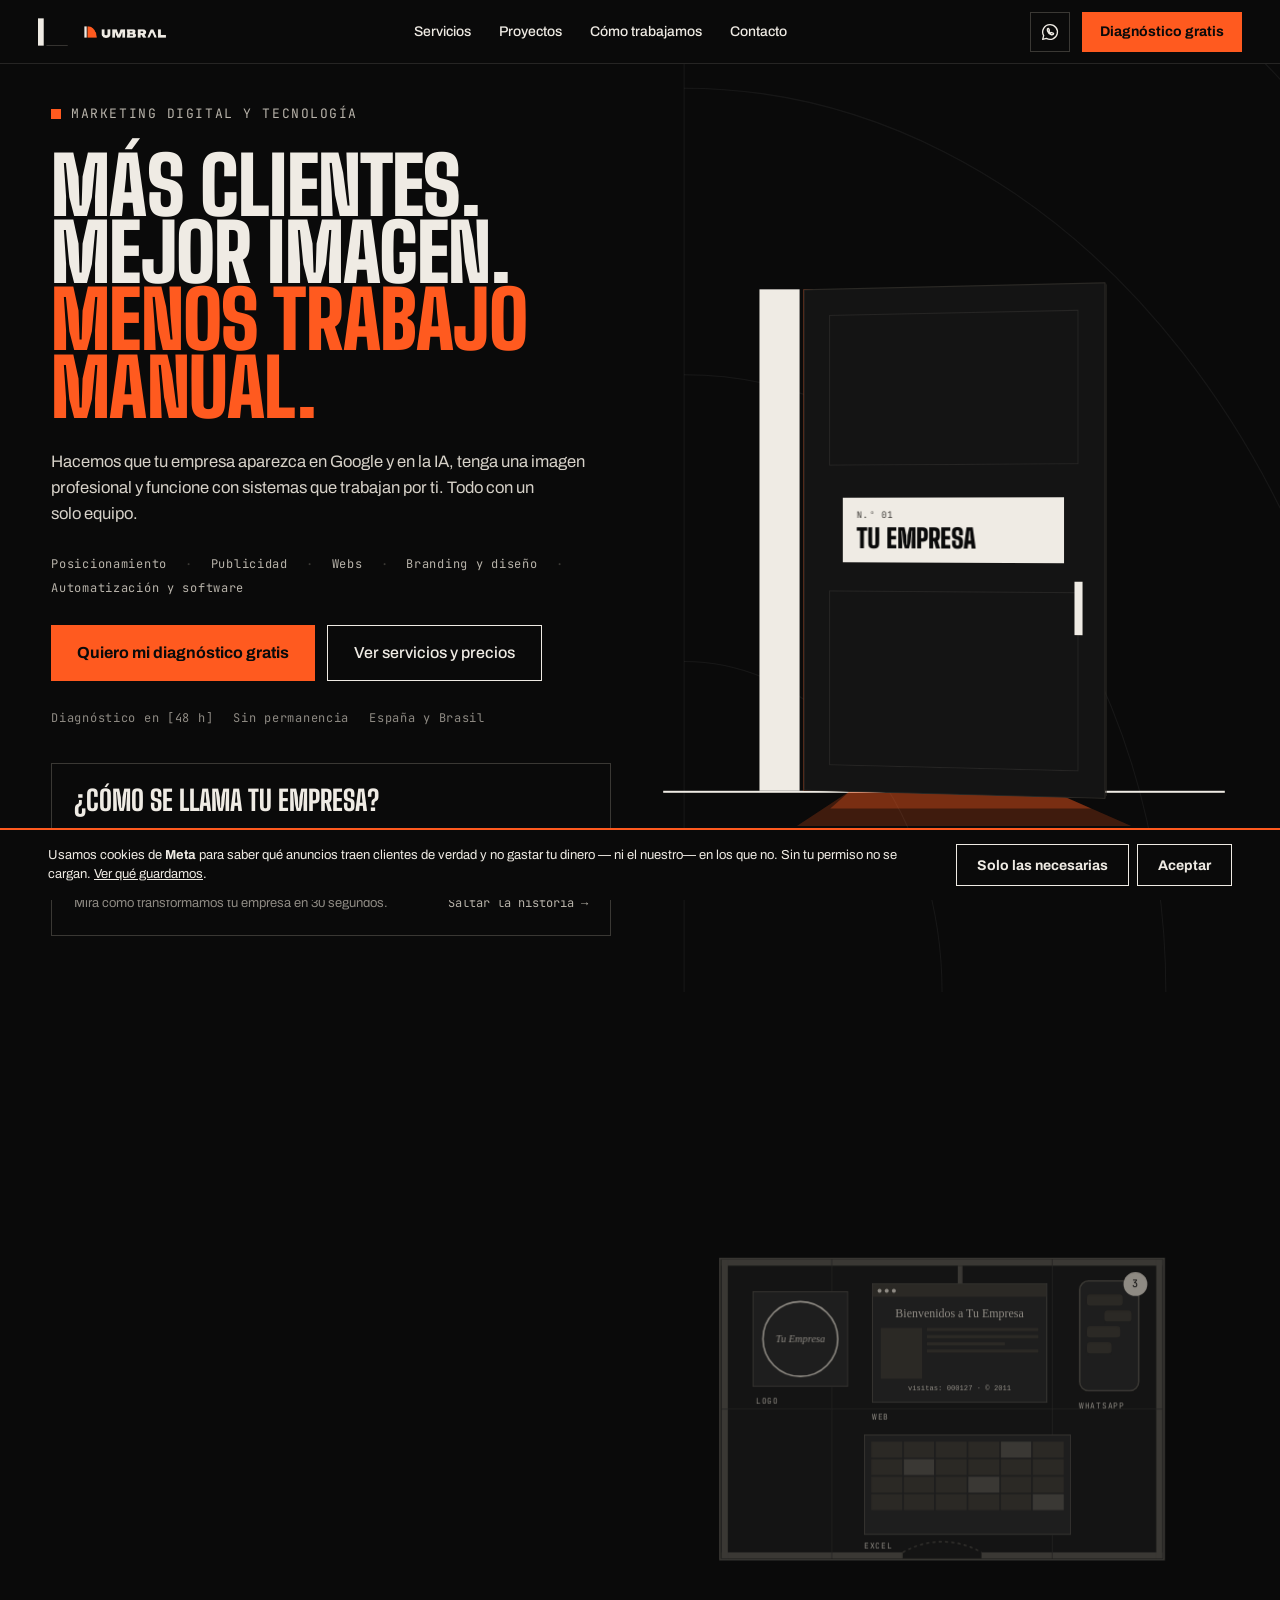
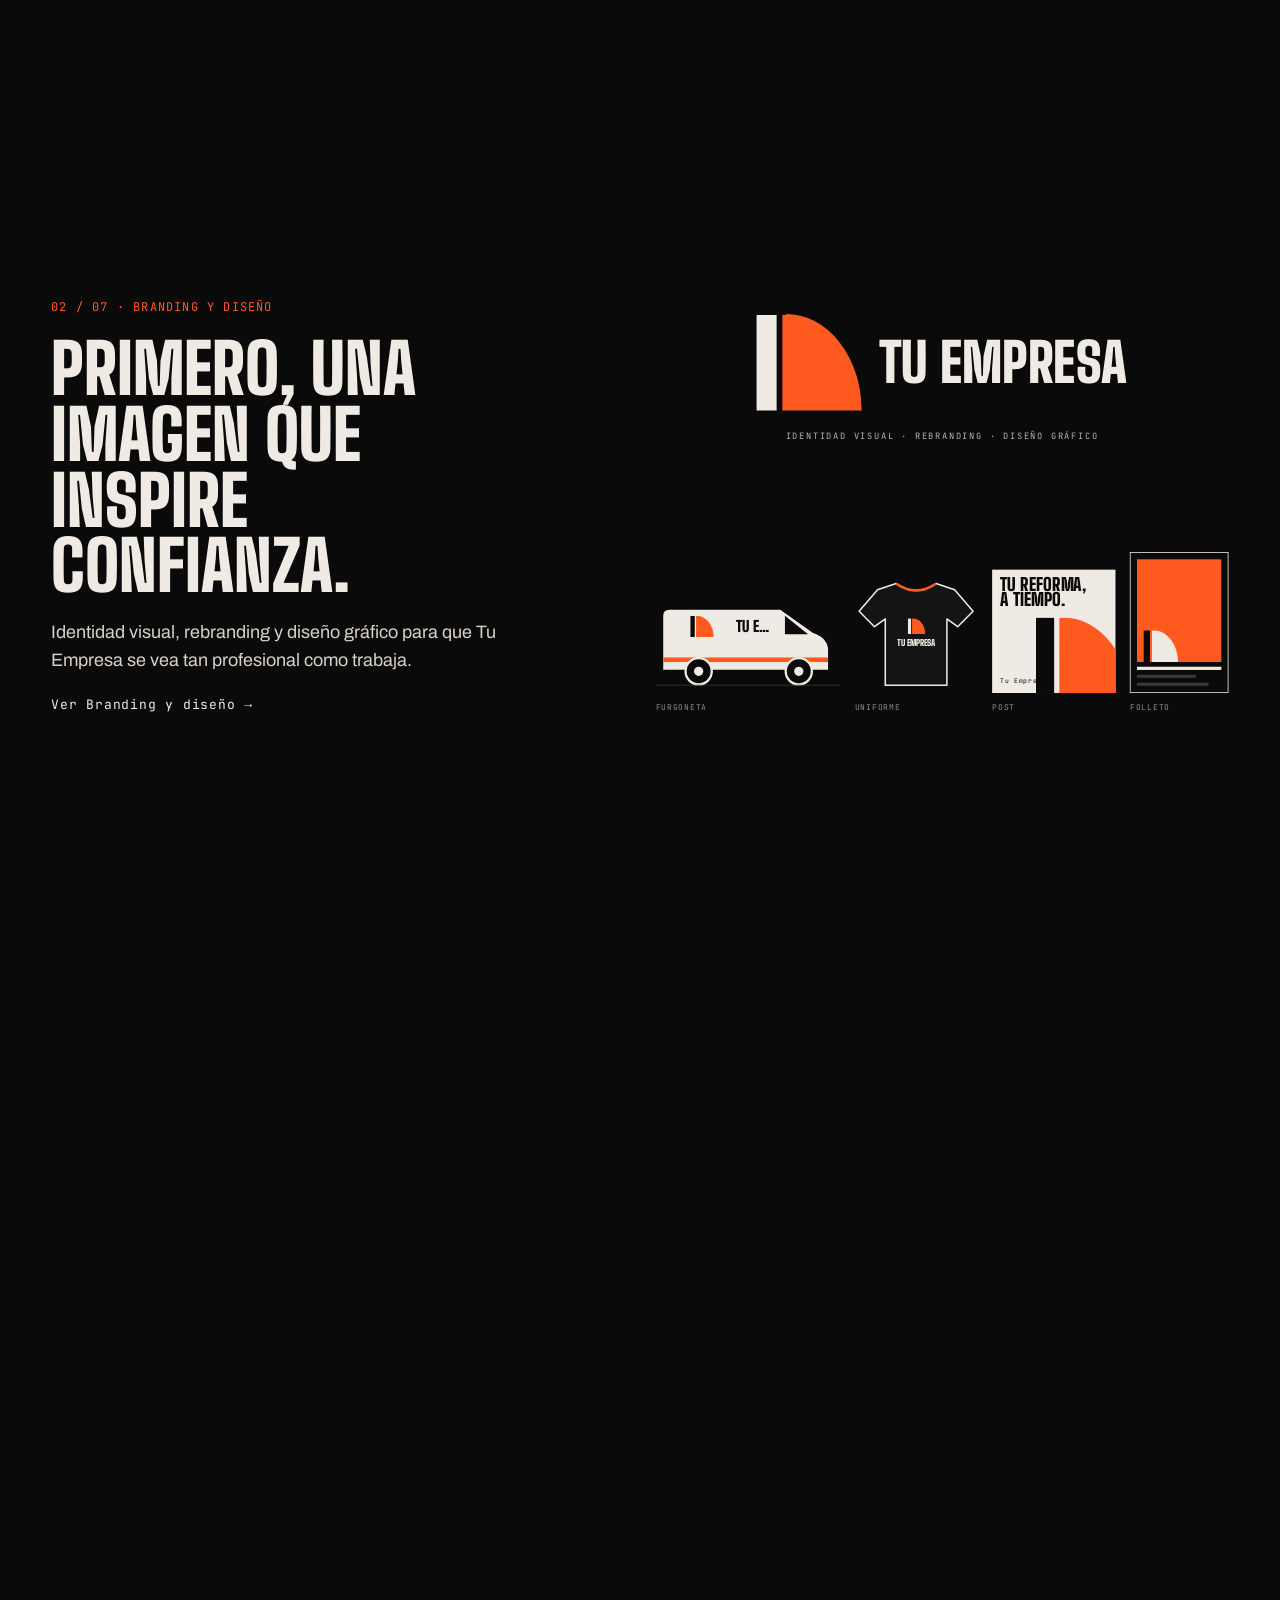
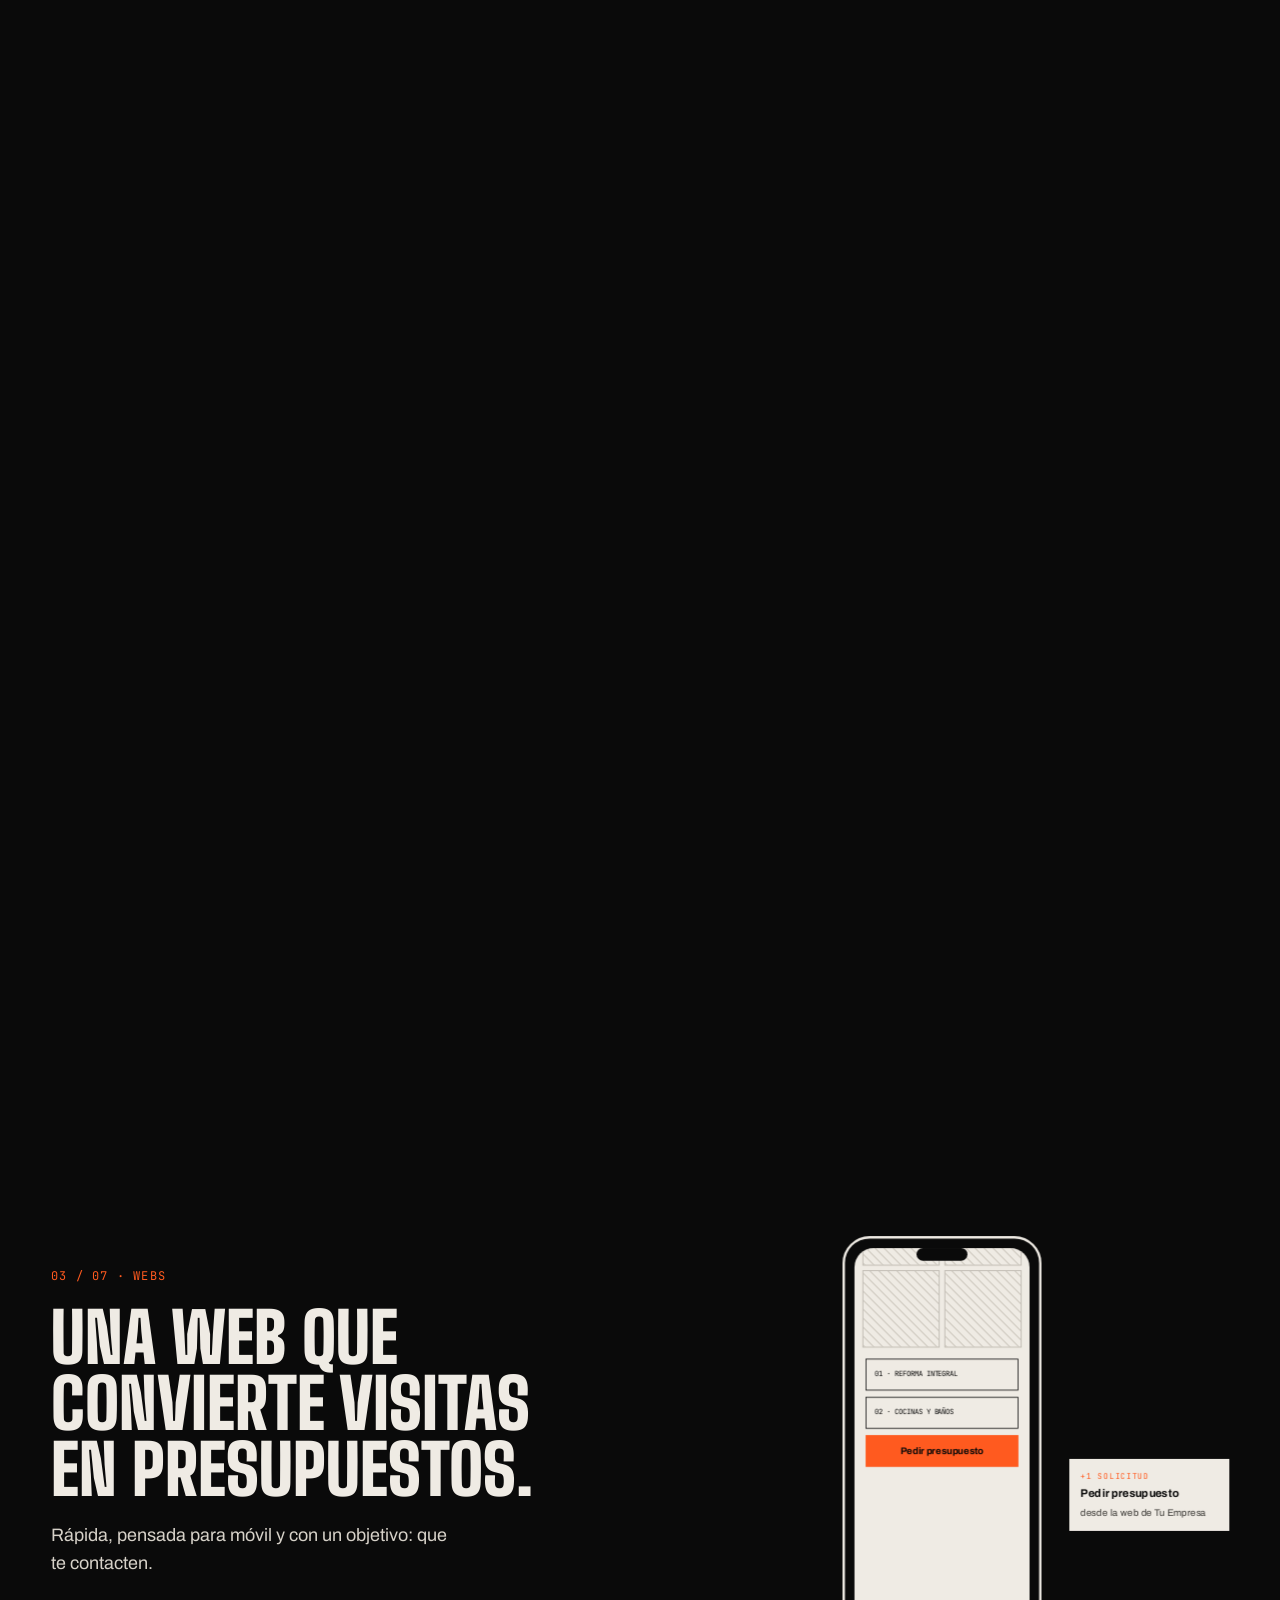
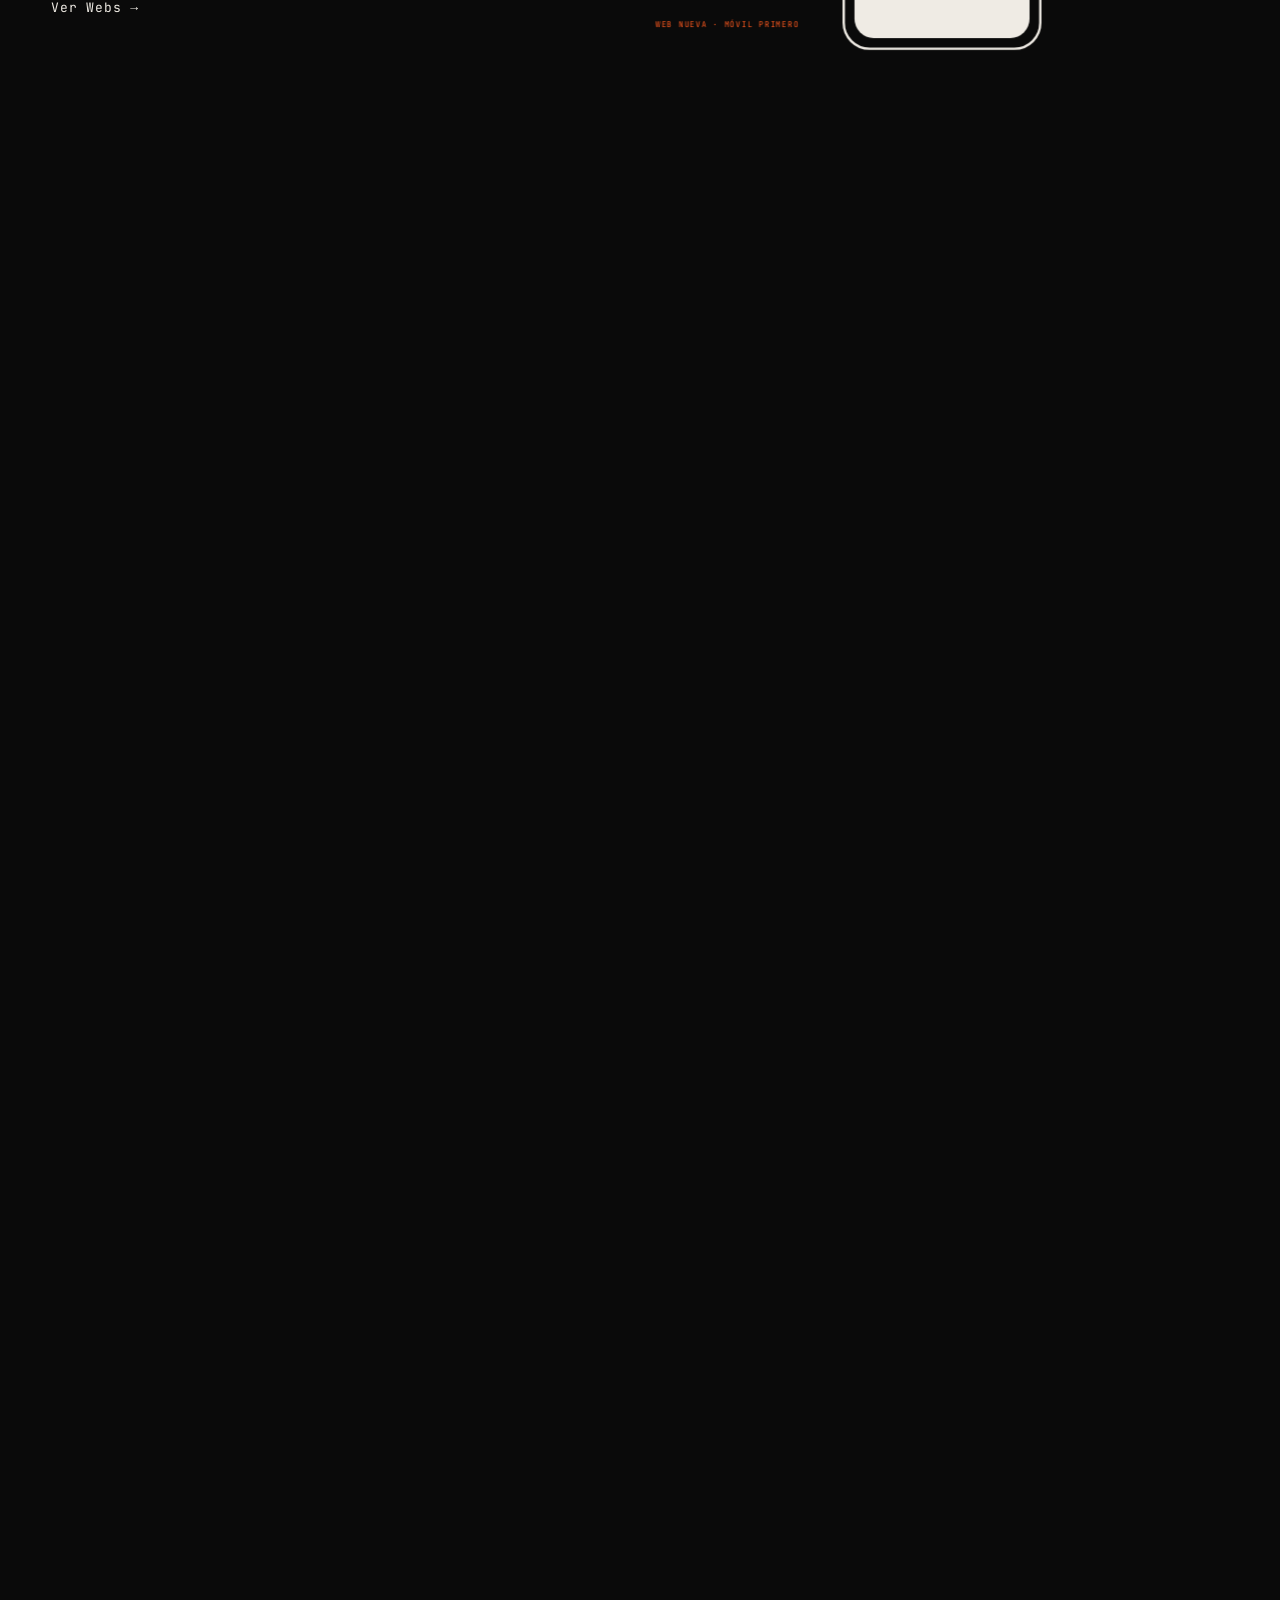
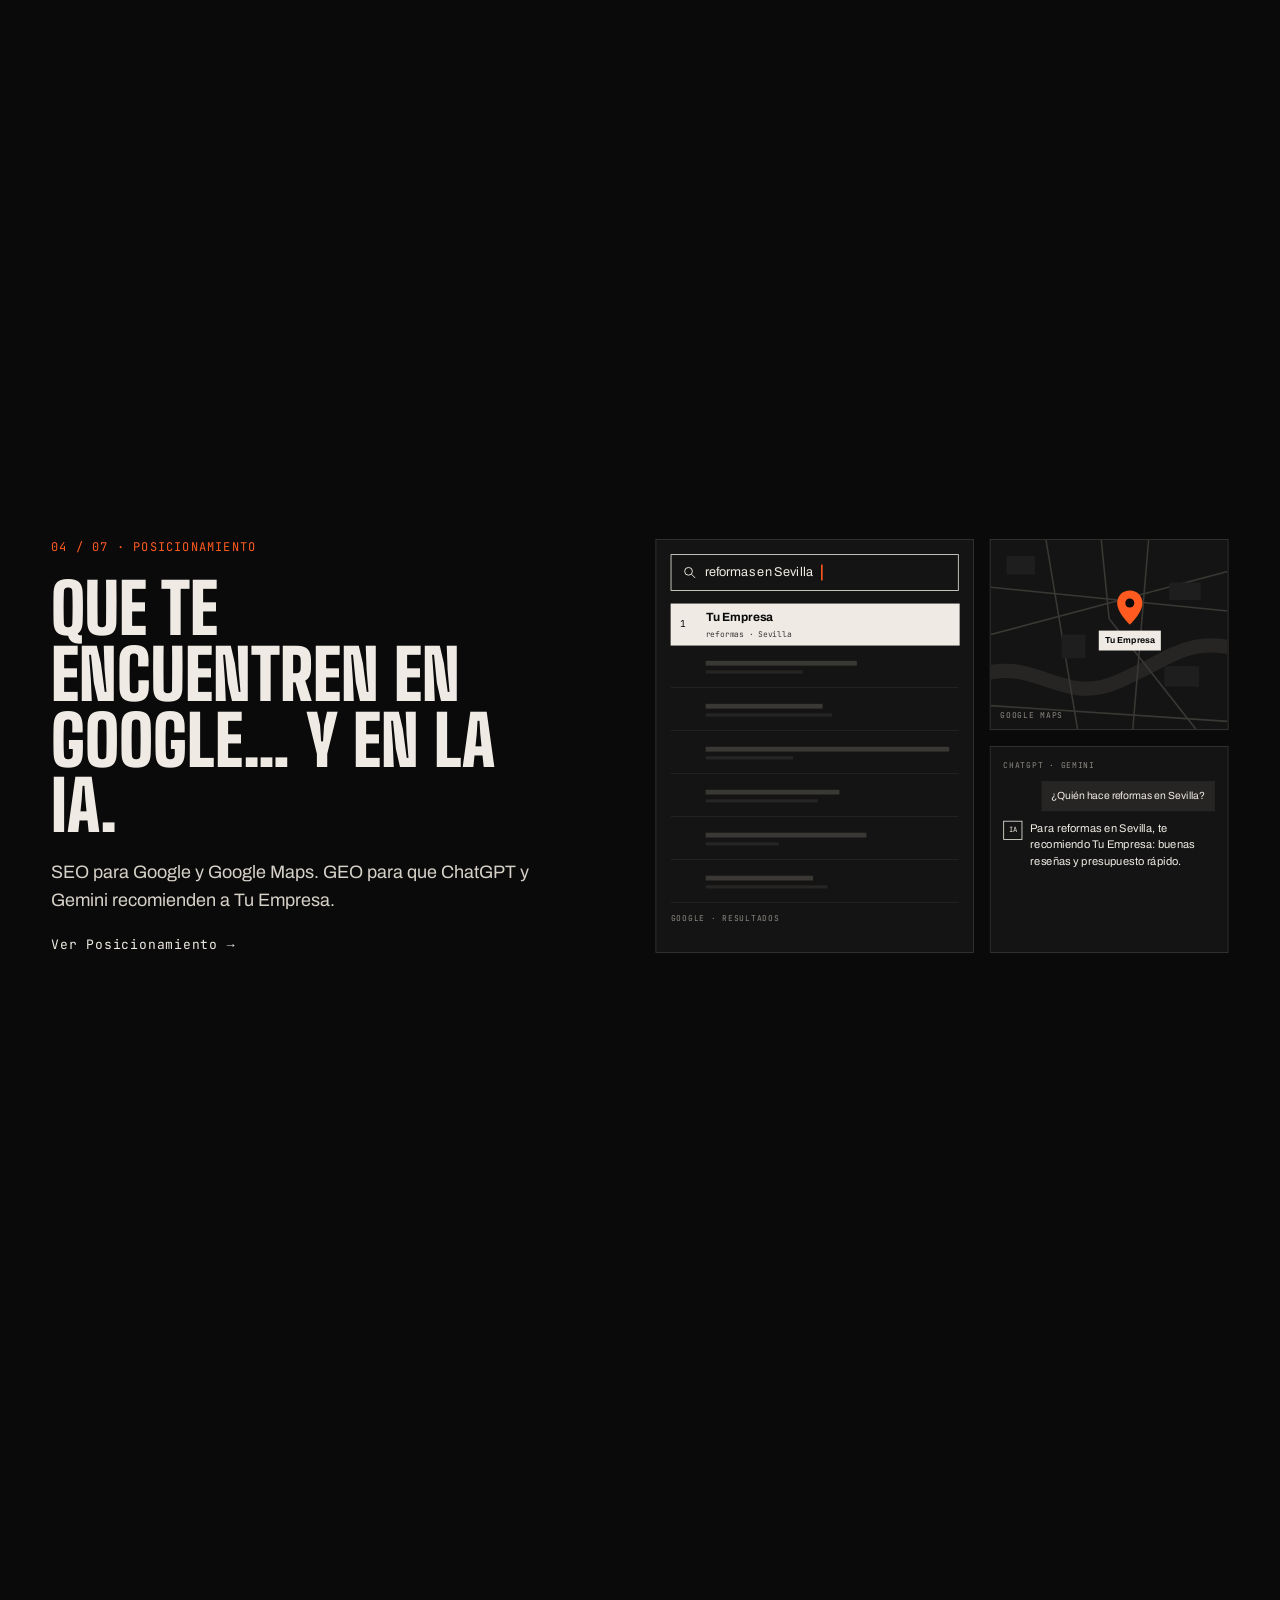
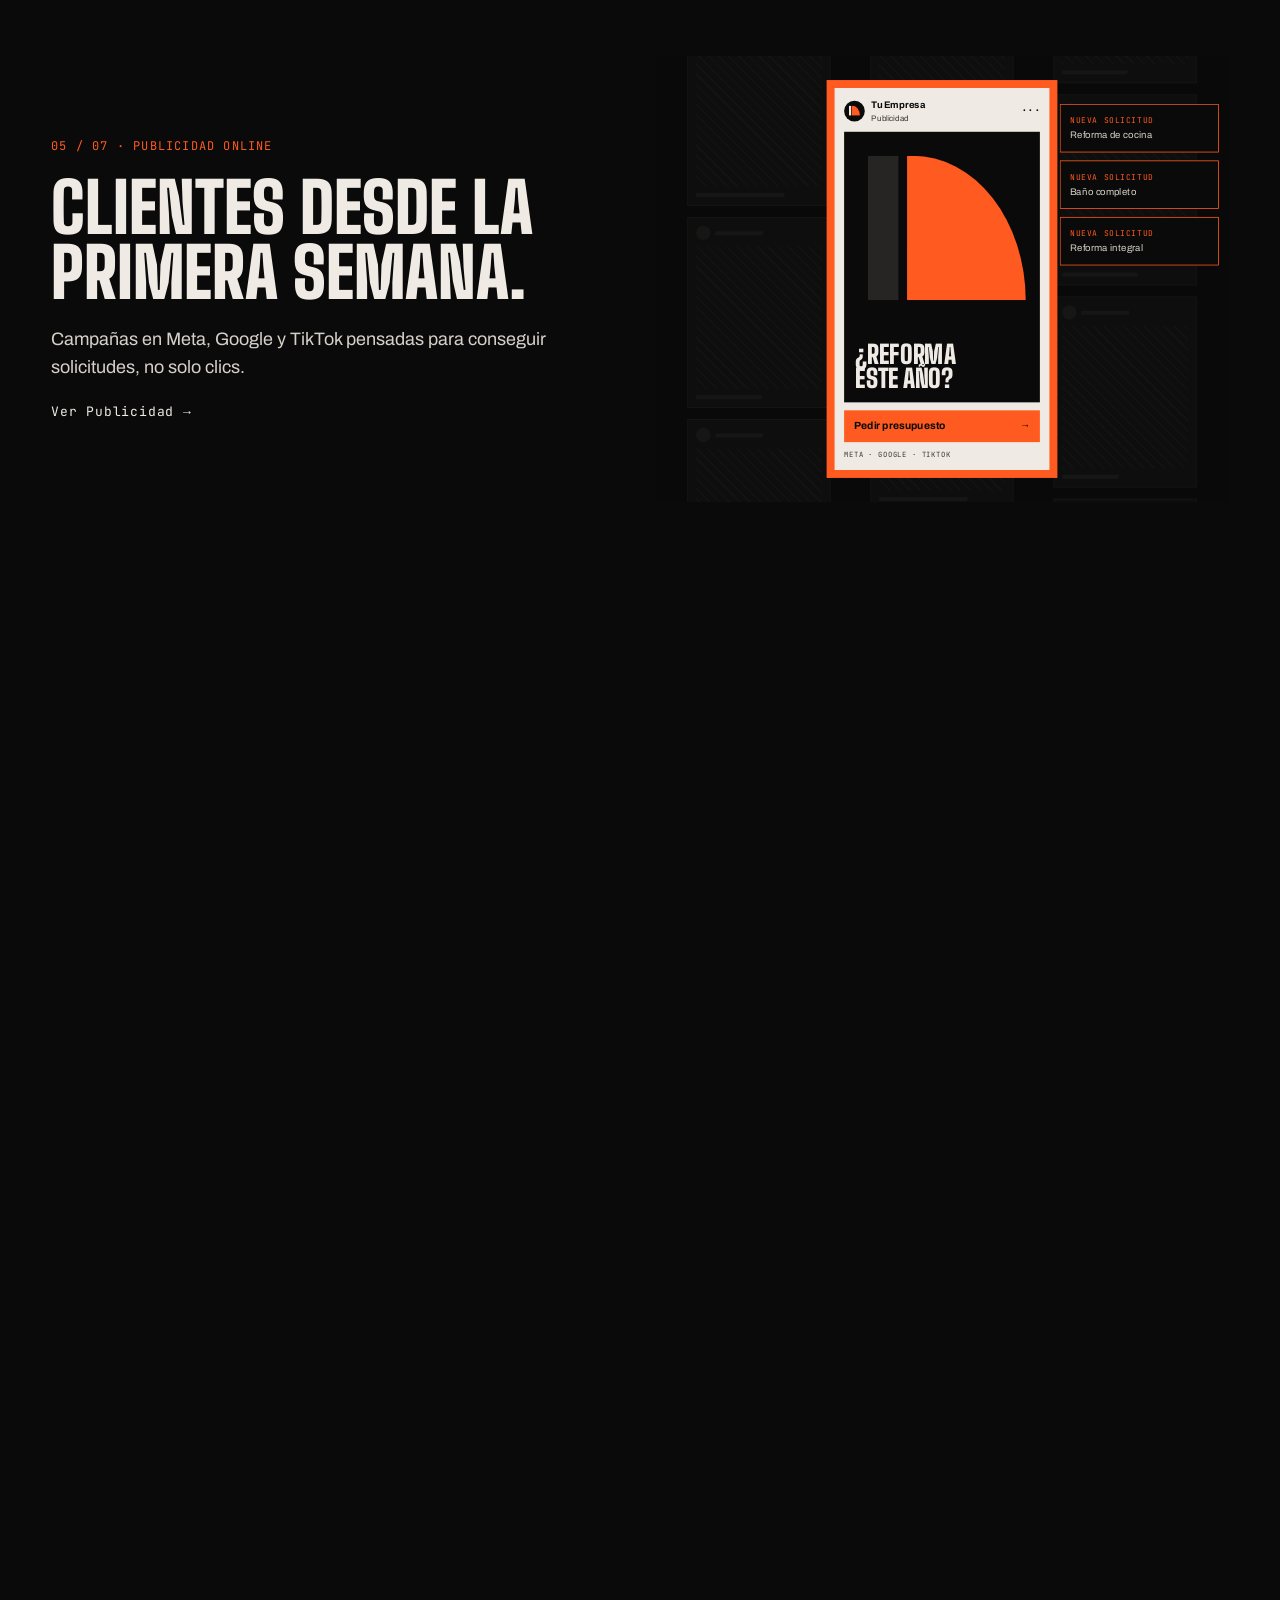
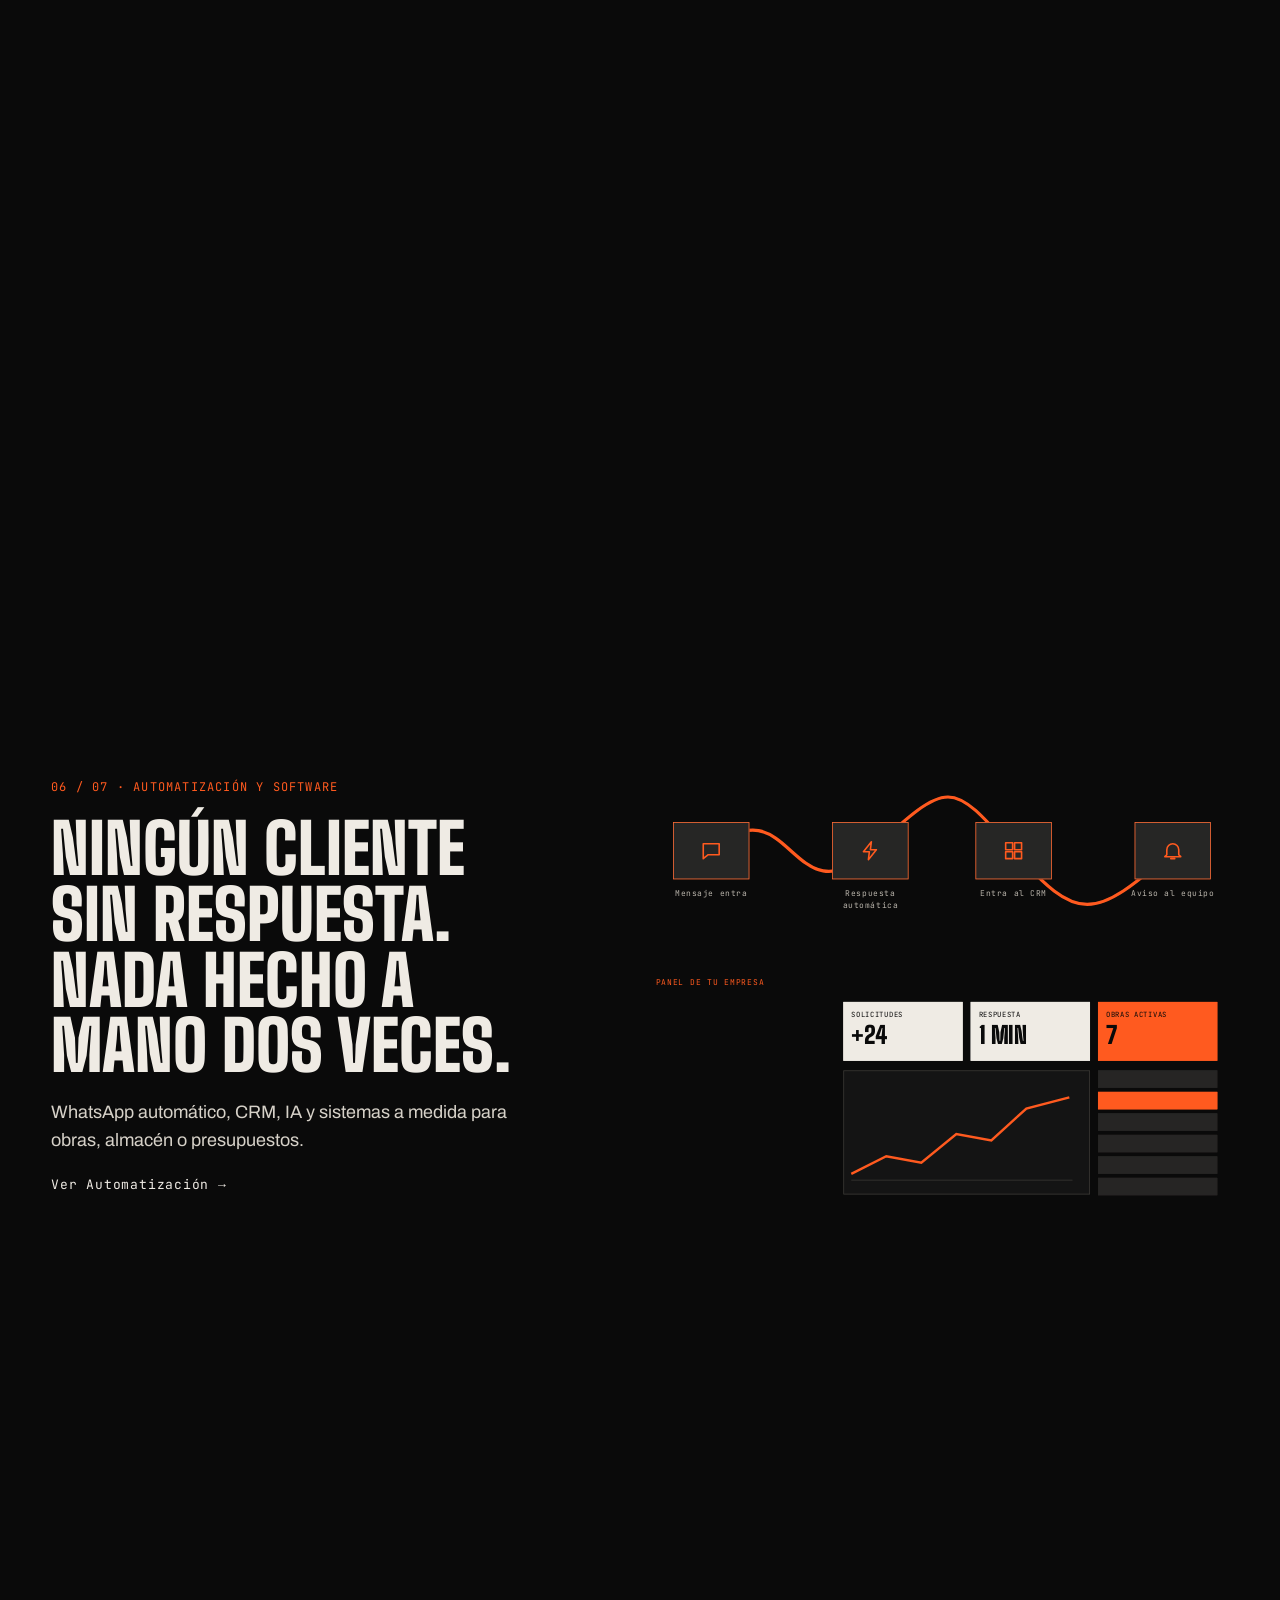
<file: index.html>
<!DOCTYPE html>
<html lang="es">
<head>
<meta charset="utf-8">
<meta name="viewport" content="width=device-width, initial-scale=1">
<title>Umbral · Marketing digital y tecnología para empresas | Sevilla</title>
<meta name="description" content="Webs, posicionamiento en Google y en la IA, publicidad, branding y automatización para pymes. Pide tu diagnóstico gratis.">
<meta name="theme-color" content="#0A0A0A">
<link rel="canonical" href="https://umbralcreative.com/">

<!-- Open Graph / redes -->
<meta property="og:type" content="website">
<meta property="og:locale" content="es_ES">
<meta property="og:site_name" content="Umbral">
<meta property="og:title" content="Umbral · Marketing digital y tecnología para empresas">
<meta property="og:description" content="Webs, posicionamiento en Google y en la IA, publicidad, branding y automatización para pymes. Pide tu diagnóstico gratis.">
<meta property="og:url" content="https://umbralcreative.com/">
<meta property="og:image" content="https://umbralcreative.com/assets/logos/logo-horizontal-cal.png">
<meta name="twitter:card" content="summary_large_image">

<link rel="icon" href="assets/svg/simbolo-cal.svg" type="image/svg+xml">

<!-- Las dos fuentes del primer pintado se precargan; el resto llega con fuentes.css -->
<link rel="preload" href="assets/fuentes/BigShouldersDisplay-900-latin.woff2" as="font" type="font/woff2" crossorigin>
<link rel="preload" href="assets/fuentes/Archivo-400-latin.woff2" as="font" type="font/woff2" crossorigin>

<link rel="stylesheet" href="assets/fuentes/fuentes.css">
<link rel="stylesheet" href="css/tokens.css">
<link rel="stylesheet" href="css/base.css">
<link rel="stylesheet" href="css/escenas.css">
<link rel="stylesheet" href="css/bloques.css">

<script type="module" src="js/app.js"></script>

<!-- El Meta Pixel NO se carga aquí a propósito. Cargar fbevents.js ya revela la IP de quien visita
     a Meta, y eso en España necesita permiso previo (LSSI art. 22.2 + RGPD). El script se inyecta
     desde js/app.js sólo después de que la persona acepte: antes de eso el navegador no contacta
     con Meta ni una vez. El id del dataset vive en CONFIG.pixelMeta. -->
</head>
<body>

<a class="u-saltar" href="#inicio">Saltar al contenido</a>

<!-- Aviso de cookies. Aceptar y rechazar pesan lo mismo a propósito: el RGPD exige que
     rechazar sea tan fácil como aceptar. Se muestra sólo si aún no hay decisión guardada. -->
<div class="cookies" data-cookies hidden role="dialog" aria-label="Aviso de cookies" aria-live="polite">
  <p class="cookies__texto">
    Usamos cookies de <strong>Meta</strong> para saber qué anuncios traen clientes de verdad y no gastar tu dinero —
    ni el nuestro— en los que no. Sin tu permiso no se cargan.
    <a href="politica-de-cookies.html">Ver qué guardamos</a>.
  </p>
  <div class="cookies__botones">
    <button type="button" class="cookies__btn" data-cookies-rechazar>Solo las necesarias</button>
    <button type="button" class="cookies__btn" data-cookies-aceptar>Aceptar</button>
  </div>
</div>

<!-- Sprite: la geometría del símbolo, una sola vez. -->
<svg class="sprite" aria-hidden="true" focusable="false">
  <symbol id="simbolo" viewBox="0 0 110 100">
    <rect width="21" height="100" fill="var(--sb, #EFEBE4)"></rect>
    <path d="M27 0 L31 0 A78 100 0 0 1 109 100 L27 100 Z" fill="var(--sh, #FF5A1F)"></path>
  </symbol>
</svg>

<!-- ============================================================
     1 · NAV — la puerta del logo es la barra de progreso de la historia
     ============================================================ -->
<nav class="nav">
  <a class="nav__logo" href="#inicio" aria-label="Umbral · inicio">
    <svg class="nav__logo-puerta" viewBox="0 0 110 100" aria-hidden="true">
      <rect width="21" height="100" fill="#EFEBE4"></rect>
      <path data-navdoor d="M31 100 Z" fill="#FF5A1F"></path>
      <line x1="31" y1="100" x2="109" y2="100" stroke="#3A3834" stroke-width="4"></line>
    </svg>
    <img class="nav__logo-img" src="assets/logos/logo-horizontal-cal.png" alt="Umbral" width="120" height="20">
  </a>

  <div class="nav__enlaces" id="nav-enlaces">
    <a href="#servicios">Servicios</a>
    <a href="#proyectos">Proyectos</a>
    <a href="#proceso">Cómo trabajamos</a>
    <a href="#contacto">Contacto</a>
    <!-- En móvil la nav esconde el botón naranja: aquí vuelve. -->
    <a class="nav__cta-movil" href="#contacto">Diagnóstico gratis</a>
  </div>

  <div class="nav__acciones">
    <a class="nav__icono" href="#contacto" aria-label="Escríbenos por WhatsApp">
      <svg viewBox="0 0 24 24" width="20" height="20" fill="none" stroke="currentColor" stroke-width="1.6" stroke-linejoin="round" aria-hidden="true">
        <path d="M12 3.2a8.8 8.8 0 0 0-7.6 13.2L3.2 20.8l4.5-1.2A8.8 8.8 0 1 0 12 3.2z"></path>
        <path d="M9 8.2c.2-.4.5-.5.8-.5h.5l1 2.3-.7.8c.5 1.1 1.4 2 2.5 2.5l.8-.7 2.3 1v.5c0 .3-.2.6-.5.8-.6.4-1.5.5-2.4.2-2-.7-3.6-2.3-4.3-4.3-.3-.9-.2-1.8 0-2.6z"></path>
      </svg>
    </a>
    <a class="nav__cta" href="#contacto">Diagnóstico gratis</a>
    <button class="nav__hamburguesa" type="button" aria-expanded="false" aria-controls="nav-enlaces" aria-label="Abrir el menú">
      <span aria-hidden="true"></span>
    </button>
  </div>
</nav>

<!-- Botón fijo: sólo durante las escenas 1–7 -->
<a class="boton-fijo" data-sticky href="#servicios">
  <span>Ver servicios y precios</span>
  <span class="boton-fijo__flecha" aria-hidden="true">↓</span>
</a>

<main>

<!-- ============================================================
     2 · HERO — puerta 3D (CSS 3D, no un modelo)
     ============================================================ -->
<section class="hero" id="inicio" data-scene="hero" data-mode="leave">
  <svg class="hero__fondo" viewBox="0 0 1440 900" preserveAspectRatio="xMidYMid slice" aria-hidden="true">
    <g fill="none" stroke="#EFEBE4" stroke-opacity=".06" stroke-width="1">
      <path d="M760 900 m0 -300 A234 300 0 0 1 994 900"></path>
      <path d="M760 900 m0 -560 A437 560 0 0 1 1197 900"></path>
      <path d="M760 900 m0 -820 A640 820 0 0 1 1400 900"></path>
      <path d="M760 900 m0 -1080 A842 1080 0 0 1 1602 900"></path>
      <line x1="760" y1="0" x2="760" y2="900"></line>
      <line x1="0" y1="780" x2="1440" y2="780"></line>
    </g>
  </svg>

  <div class="hero__texto">
    <p class="hero__kicker">Marketing digital y tecnología</p>

    <h1 class="hero__h1" data-h1>
      <span>Más clientes.</span><span>Mejor imagen.</span><span>Menos trabajo manual.</span>
    </h1>

    <p class="hero__sub">Hacemos que tu empresa aparezca en Google y en la IA, tenga una imagen profesional y funcione con sistemas que trabajan por ti. Todo con un solo equipo.</p>

    <nav class="hero__servicios" aria-label="Nuestros servicios">
      <a href="#posicionamiento">Posicionamiento</a><span aria-hidden="true">·</span>
      <a href="#publicidad">Publicidad</a><span aria-hidden="true">·</span>
      <a href="#webs">Webs</a><span aria-hidden="true">·</span>
      <a href="#branding">Branding y diseño</a><span aria-hidden="true">·</span>
      <a href="#automatizacion">Automatización y software</a>
    </nav>

    <div class="hero__botones">
      <a class="btn btn--naranja" href="#contacto">Quiero mi diagnóstico gratis</a>
      <a class="btn btn--contorno" href="#servicios">Ver servicios y precios</a>
    </div>

    <p class="hero__sellos">
      <span>Diagnóstico en [48 h]</span><span>Sin permanencia</span><span>España y Brasil</span>
    </p>

    <div class="hero__caja">
      <label for="empresa">¿Cómo se llama tu empresa?</label>
      <div class="hero__campo">
        <input id="empresa" type="text" name="empresa" placeholder="Ej.: Reformas García" maxlength="32" autocomplete="organization" data-nombre-input>
        <button type="button" data-cross>Cruzar el umbral ↓</button>
      </div>
      <p class="hero__pie">
        <span>Mira cómo transformamos tu empresa en 30 segundos.</span>
        <a href="#servicios">Saltar la historia →</a>
      </p>
    </div>
  </div>

  <div class="hero__palco palco" data-stage data-w="560" data-h="700">
    <div class="palco__lienzo palco__lienzo--560x700">
      <div class="puerta3d">
        <div class="puerta3d__suelo"></div>

        <div class="puerta3d__vano">
          <div class="puerta3d__marco"></div>
          <div class="puerta3d__marco"></div>
          <div class="puerta3d__marco"></div>
          <div class="puerta3d__marco"></div>
          <div class="puerta3d__vano-suelo"></div>
          <svg class="simbolo simbolo--negro-cal puerta3d__mini" viewBox="0 0 110 100" aria-hidden="true"><use href="#simbolo"></use></svg>
        </div>

        <div class="puerta3d__batiente"></div>

        <svg class="puerta3d__luz" viewBox="0 0 560 120" aria-hidden="true">
          <polygon points="140,0 440,0 560,120 60,120" fill="#FF5A1F" opacity=".22"></polygon>
          <polygon points="140,0 440,0 500,60 110,60" fill="#FF5A1F" opacity=".3"></polygon>
        </svg>

        <div class="puerta3d__hoja">
          <div class="puerta3d__cara"></div>
          <div class="puerta3d__panel puerta3d__panel--sup"></div>
          <div class="puerta3d__panel puerta3d__panel--inf"></div>
          <div class="puerta3d__placa">
            <span class="puerta3d__placa-num">N.º 01</span>
            <span class="puerta3d__placa-nombre" data-nombre>Tu Empresa</span>
          </div>
          <div class="puerta3d__tirador"></div>
          <div class="puerta3d__canto"></div>
        </div>

        <p class="puerta3d__leyenda">Cruza el umbral.</p>
      </div>
    </div>
  </div>
</section>

<!-- ============================================================
     3 · ESCENA 1 · EL ANTES
     ============================================================ -->
<section class="escena" id="historia" data-scene="antes">
  <div class="escena__sticky">
    <div class="escena__texto">
      <p class="etiqueta">01 / 07 · El antes</p>
      <h2 class="titulo-h2">Así ve internet a <span data-nombre>Tu Empresa</span> hoy.</h2>
      <p class="parrafo">Buen trabajo, poca visibilidad. Clientes que no te encuentran, mensajes sin responder y todo en Excel.</p>
    </div>

    <div class="palco" data-stage data-w="720" data-h="560">
      <div class="palco__lienzo palco__lienzo--720x560 palco__lienzo--persp1500">
        <div class="antes__suelo">
          <svg class="antes__plano" viewBox="0 0 560 380" aria-hidden="true">
            <g fill="#3A3834">
              <rect x="0" y="0" width="560" height="8"></rect>
              <rect x="0" y="372" width="230" height="8"></rect>
              <rect x="330" y="372" width="230" height="8"></rect>
              <rect x="0" y="0" width="8" height="380"></rect>
              <rect x="552" y="0" width="8" height="380"></rect>
              <rect x="300" y="8" width="6" height="150"></rect>
            </g>
            <path d="M230 372 A100 100 0 0 1 330 372" fill="none" stroke="#3A3834" stroke-width="1.5" stroke-dasharray="4 4"></path>
            <g fill="none" stroke="#262524">
              <line x1="0" y1="190" x2="560" y2="190"></line>
              <line x1="140" y1="0" x2="140" y2="380"></line>
              <line x1="420" y1="0" x2="420" y2="380"></line>
            </g>
          </svg>

          <!-- Los objetos se levantan como en un libro pop-up -->
          <div class="antes__obj antes__logo">
            <span class="antes__logo-circulo" data-nombre>Tu Empresa</span>
          </div>

          <div class="antes__obj antes__web">
            <div class="antes__web-barra"><span></span><span></span><span></span></div>
            <div class="antes__web-cuerpo">
              <p class="antes__web-titulo">Bienvenidos a <span data-nombre>Tu Empresa</span></p>
              <div class="antes__web-cols">
                <div></div>
                <div class="antes__web-lineas"><i></i><i></i><i></i><i></i></div>
              </div>
              <p class="antes__web-pie">visitas: 000127 · © 2011</p>
            </div>
          </div>

          <div class="antes__obj antes__movil">
            <i></i><i></i><i></i><i></i>
            <span class="antes__contador" data-count>3</span>
          </div>

          <div class="antes__obj antes__excel">
            <i></i><i></i><i></i><i></i><i class="es-fuerte"></i><i></i>
            <i></i><i class="es-fuerte"></i><i></i><i></i><i></i><i></i>
            <i></i><i></i><i></i><i class="es-fuerte"></i><i></i><i></i>
            <i></i><i></i><i></i><i></i><i></i><i class="es-fuerte"></i>
          </div>

          <p class="antes__etiqueta antes__etiqueta--logo">Logo</p>
          <p class="antes__etiqueta antes__etiqueta--web">Web</p>
          <p class="antes__etiqueta antes__etiqueta--wa">WhatsApp</p>
          <p class="antes__etiqueta antes__etiqueta--excel">Excel</p>
        </div>
      </div>
    </div>
  </div>
</section>

<!-- ============================================================
     4 · ESCENA 2 · BRANDING Y DISEÑO — aquí entra el naranja
     ============================================================ -->
<section class="escena" id="branding" data-scene="branding">
  <div class="escena__sticky">
    <div class="escena__texto">
      <p class="etiqueta etiqueta--naranja">02 / 07 · Branding y diseño</p>
      <h2 class="titulo-h2">Primero, una imagen que inspire confianza.</h2>
      <p class="parrafo">Identidad visual, rebranding y diseño gráfico para que <span data-nombre>Tu Empresa</span> se vea tan profesional como trabaja.</p>
      <a class="enlace-escena" href="#servicios">Ver Branding y diseño →</a>
    </div>

    <div class="palco" data-stage data-w="720" data-h="560">
      <div class="palco__lienzo palco__lienzo--720x560">
        <span class="branding__generico" data-nombre>Tu Empresa</span>

        <div class="branding__marca">
          <svg class="branding__simbolo" viewBox="0 0 110 100" aria-hidden="true">
            <rect class="branding__simbolo-batiente" width="21" height="100" fill="#EFEBE4"></rect>
            <path class="branding__simbolo-hoja" d="M27 0 L31 0 A78 100 0 0 1 109 100 L27 100 Z" fill="#FF5A1F"></path>
            <path class="branding__simbolo-arco" d="M31 0 A78 100 0 0 1 109 100" fill="none" stroke="#FF5A1F" stroke-width="2"></path>
          </svg>
          <span class="branding__nombre" data-nombre>Tu Empresa</span>
        </div>

        <p class="branding__leyenda">Identidad visual · Rebranding · Diseño gráfico</p>

        <div class="branding__aplicaciones">
          <!-- Furgoneta -->
          <div class="branding__app branding__app--s3">
            <svg viewBox="0 0 240 130" aria-hidden="true">
              <path d="M10 100 V30 Q10 22 18 22 H162 L204 52 Q222 58 224 72 V100 Z" fill="#EFEBE4"></path>
              <path d="M168 30 L198 54 H168 Z" fill="#0A0A0A"></path>
              <rect x="10" y="84" width="214" height="6" fill="#FF5A1F"></rect>
              <circle cx="56" cy="102" r="17" fill="#0A0A0A" stroke="#EFEBE4" stroke-width="3"></circle>
              <circle cx="186" cy="102" r="17" fill="#0A0A0A" stroke="#EFEBE4" stroke-width="3"></circle>
              <circle cx="56" cy="102" r="6" fill="#EFEBE4"></circle>
              <circle cx="186" cy="102" r="6" fill="#EFEBE4"></circle>
              <line x1="0" y1="120" x2="240" y2="120" stroke="#3A3834"></line>
            </svg>
            <div class="branding__sello branding__sello--furgoneta">
              <svg class="simbolo simbolo--negro-naranja" viewBox="0 0 110 100" width="30" height="27" aria-hidden="true"><use href="#simbolo"></use></svg>
              <span class="branding__sello-nombre" data-nombre>Tu Empresa</span>
            </div>
            <p class="etiqueta etiqueta--mini">Furgoneta</p>
          </div>

          <!-- Uniforme -->
          <div class="branding__app branding__app--s4">
            <svg viewBox="0 0 160 160" aria-hidden="true">
              <path d="M54 18 L30 26 L6 54 L26 74 L40 64 V150 H120 V64 L134 74 L154 54 L130 26 L106 18 Q80 36 54 18 Z" fill="#141414" stroke="#EFEBE4" stroke-width="2" stroke-linejoin="round"></path>
              <path d="M54 18 Q80 36 106 18" fill="none" stroke="#FF5A1F" stroke-width="3"></path>
            </svg>
            <div class="branding__sello branding__sello--uniforme">
              <svg class="simbolo" viewBox="0 0 110 100" width="22" height="20" aria-hidden="true"><use href="#simbolo"></use></svg>
              <span class="branding__sello-nombre" data-nombre>Tu Empresa</span>
            </div>
            <p class="etiqueta etiqueta--mini">Uniforme</p>
          </div>

          <!-- Post -->
          <div class="branding__app branding__app--s5">
            <div class="branding__post">
              <svg class="simbolo simbolo--negro-naranja" viewBox="0 0 110 100" aria-hidden="true"><use href="#simbolo"></use></svg>
              <p class="branding__post-titular">Tu reforma,<br>a tiempo.</p>
              <p class="branding__post-pie" data-nombre>Tu Empresa</p>
            </div>
            <p class="etiqueta etiqueta--mini">Post</p>
          </div>

          <!-- Folleto -->
          <div class="branding__app branding__app--s6">
            <div class="branding__folleto">
              <div class="branding__folleto-portada">
                <svg class="simbolo simbolo--negro-cal" viewBox="0 0 110 100" aria-hidden="true"><use href="#simbolo"></use></svg>
              </div>
              <i></i><i></i><i></i>
            </div>
            <p class="etiqueta etiqueta--mini">Folleto</p>
          </div>
        </div>
      </div>
    </div>
  </div>
</section>

<!-- ============================================================
     5 · ESCENA 3 · WEBS
     ============================================================ -->
<section class="escena" id="webs" data-scene="webs">
  <div class="escena__sticky">
    <div class="escena__texto">
      <p class="etiqueta etiqueta--naranja">03 / 07 · Webs</p>
      <h2 class="titulo-h2">Una web que convierte visitas en presupuestos.</h2>
      <p class="parrafo">Rápida, pensada para móvil y con un objetivo: que te contacten.</p>
      <a class="enlace-escena" href="#servicios">Ver Webs →</a>
    </div>

    <div class="palco" data-stage data-w="720" data-h="560">
      <div class="palco__lienzo palco__lienzo--720x560 palco__lienzo--persp1400">
        <!-- La web antigua se dobla -->
        <div class="webs__vieja">
          <div class="webs__panel webs__panel--izq">
            <div class="es-bloque es-bloque--60"></div><i></i><i class="es-70"></i>
            <div class="es-hueco"></div>
          </div>
          <div class="webs__panel webs__panel--centro">
            <p class="webs__panel-titulo">Bienvenidos a <span data-nombre>Tu Empresa</span></p>
            <div class="es-bloque es-bloque--90"></div><i></i><i></i><i class="es-60"></i>
            <p class="webs__panel-pie">visitas: 000127</p>
          </div>
          <div class="webs__panel webs__panel--der">
            <i></i><i class="es-80"></i>
            <div class="es-hueco es-hueco--110"></div><i></i>
          </div>
        </div>

        <!-- El móvil con la web nueva -->
        <div class="webs__movil">
          <div class="webs__notch"></div>
          <div class="webs__pantalla">
            <div class="webs__scroll">
              <div class="webs__header">
                <div class="webs__header-marca">
                  <svg class="simbolo simbolo--negro-naranja" viewBox="0 0 110 100" width="20" height="18" aria-hidden="true"><use href="#simbolo"></use></svg>
                  <span data-nombre>Tu Empresa</span>
                </div>
                <div class="webs__menu"><i></i><i></i></div>
              </div>

              <div class="webs__hero">
                <svg class="simbolo simbolo--grafito-naranja" viewBox="0 0 110 100" aria-hidden="true"><use href="#simbolo"></use></svg>
                <p class="webs__hero-titular">Tu reforma,<br>a tiempo.</p>
                <p class="webs__hero-cta">Pedir presupuesto</p>
              </div>

              <div class="webs__texto"><i></i><i></i><i></i></div>

              <div class="webs__galeria"><i></i><i></i><i></i><i></i></div>

              <div class="webs__lista">
                <p class="webs__lista-item">01 · Reforma integral</p>
                <p class="webs__lista-item">02 · Cocinas y baños</p>
                <p class="webs__lista-cta">Pedir presupuesto</p>
              </div>
            </div>
          </div>
        </div>

        <div class="webs__toast">
          <p class="webs__toast-kicker">+1 solicitud</p>
          <p class="webs__toast-titulo">Pedir presupuesto</p>
          <p class="webs__toast-pie">desde la web de <span data-nombre>Tu Empresa</span></p>
        </div>

        <p class="webs__etiqueta webs__etiqueta--vieja">Web 2011</p>
        <p class="webs__etiqueta webs__etiqueta--nueva">Web nueva · Móvil primero</p>
      </div>
    </div>
  </div>
</section>

<!-- ============================================================
     6 · ESCENA 4 · POSICIONAMIENTO
     ============================================================ -->
<section class="escena" id="posicionamiento" data-scene="seo">
  <div class="escena__sticky">
    <div class="escena__texto">
      <p class="etiqueta etiqueta--naranja">04 / 07 · Posicionamiento</p>
      <h2 class="titulo-h2">Que te encuentren en Google… y en la IA.</h2>
      <p class="parrafo">SEO para Google y Google Maps. GEO para que ChatGPT y Gemini recomienden a <span data-nombre>Tu Empresa</span>.</p>
      <a class="enlace-escena" href="#servicios">Ver Posicionamiento →</a>
    </div>

    <div class="palco" data-stage data-w="720" data-h="560">
      <div class="palco__lienzo palco__lienzo--720x560">
        <!-- Buscador -->
        <div class="seo__buscador">
          <div class="seo__barra">
            <svg viewBox="0 0 24 24" width="18" height="18" fill="none" stroke="#EFEBE4" stroke-width="1.6" aria-hidden="true">
              <circle cx="10" cy="10" r="6.5"></circle><line x1="15" y1="15" x2="21" y2="21"></line>
            </svg>
            <span class="seo__consulta" data-query></span>
            <span class="seo__cursor"></span>
          </div>

          <div class="seo__resultados">
            <div class="seo__fila seo__fila--cliente" data-row="c">
              <span class="seo__rank" data-rank>7</span>
              <span class="seo__cliente-datos">
                <span class="seo__cliente-nombre" data-nombre>Tu Empresa</span>
                <span class="seo__cliente-meta">reformas · Sevilla</span>
              </span>
            </div>

            <div class="seo__fila seo__fila--rival" data-row="0"><span></span><span class="seo__rival-barras"><i style="width:62%"></i><i style="width:40%"></i></span></div>
            <div class="seo__fila seo__fila--rival" data-row="1"><span></span><span class="seo__rival-barras"><i style="width:48%"></i><i style="width:52%"></i></span></div>
            <div class="seo__fila seo__fila--rival" data-row="2"><span></span><span class="seo__rival-barras"><i class="es-70"></i><i style="width:36%"></i></span></div>
            <div class="seo__fila seo__fila--rival" data-row="3"><span></span><span class="seo__rival-barras"><i style="width:55%"></i><i style="width:46%"></i></span></div>
            <div class="seo__fila seo__fila--rival" data-row="4"><span></span><span class="seo__rival-barras"><i style="width:66%"></i><i style="width:30%"></i></span></div>
            <div class="seo__fila seo__fila--rival" data-row="5"><span></span><span class="seo__rival-barras"><i style="width:44%"></i><i style="width:50%"></i></span></div>

            <p class="seo__leyenda">Google · Resultados</p>
          </div>
        </div>

        <!-- Mapa -->
        <div class="seo__mapa">
          <svg viewBox="0 0 300 240" aria-hidden="true">
            <path d="M-10 170 C 60 150, 90 210, 160 180 S 250 120, 320 140" fill="none" stroke="#262524" stroke-width="18"></path>
            <g stroke="#3A3834" stroke-width="2" fill="none">
              <path d="M0 60 L300 90"></path><path d="M0 120 L300 40"></path>
              <path d="M70 0 L110 240"></path><path d="M200 0 L180 240"></path>
              <path d="M0 210 L300 230"></path><path d="M140 0 L150 100 L260 240"></path>
            </g>
            <g fill="#1E1E1E">
              <rect x="20" y="20" width="36" height="24"></rect>
              <rect x="226" y="54" width="40" height="22"></rect>
              <rect x="90" y="120" width="30" height="30"></rect>
              <rect x="220" y="160" width="44" height="26"></rect>
            </g>
          </svg>
          <div class="seo__pin">
            <svg viewBox="0 0 30 40" width="34" height="46" aria-hidden="true">
              <path d="M15 1 C7 1 1 7 1 15 C1 26 15 39 15 39 C15 39 29 26 29 15 C29 7 23 1 15 1Z" fill="#FF5A1F"></path>
              <circle cx="15" cy="15" r="5" fill="#0A0A0A"></circle>
            </svg>
            <span class="seo__pin-etiqueta" data-nombre>Tu Empresa</span>
          </div>
          <p class="seo__mapa-leyenda">Google Maps</p>
        </div>

        <!-- IA -->
        <div class="seo__ia">
          <p class="seo__ia-cabecera">ChatGPT · Gemini</p>
          <p class="seo__ia-pregunta">¿Quién hace reformas en Sevilla?</p>
          <div class="seo__ia-respuesta">
            <span class="seo__ia-avatar" aria-hidden="true">IA</span>
            <p class="seo__ia-texto" data-ai></p>
          </div>
        </div>
      </div>
    </div>
  </div>
</section>

<!-- ============================================================
     7 · ESCENA 5 · PUBLICIDAD ONLINE
     ============================================================ -->
<section class="escena" id="publicidad" data-scene="ads">
  <div class="escena__sticky">
    <div class="escena__texto">
      <p class="etiqueta etiqueta--naranja">05 / 07 · Publicidad online</p>
      <h2 class="titulo-h2">Clientes desde la primera semana.</h2>
      <p class="parrafo">Campañas en Meta, Google y TikTok pensadas para conseguir solicitudes, no solo clics.</p>
      <a class="enlace-escena" href="#servicios">Ver Publicidad →</a>
    </div>

    <div class="palco" data-stage data-w="720" data-h="560">
      <div class="palco__lienzo palco__lienzo--720x560 ads__lienzo">
        <!-- Las 3 columnas del feed las rellena js/escenas.js (decorativas) -->
        <div class="ads__col ads__col--1" data-feed aria-hidden="true"></div>
        <div class="ads__col ads__col--2" data-feed aria-hidden="true"></div>
        <div class="ads__col ads__col--3" data-feed aria-hidden="true"></div>

        <div class="ads__velo"></div>

        <div class="ads__anuncio">
          <div class="ads__anuncio-cabecera">
            <div class="ads__anuncio-perfil">
              <span class="ads__anuncio-avatar">
                <svg class="simbolo" viewBox="0 0 110 100" width="14" height="13" aria-hidden="true"><use href="#simbolo"></use></svg>
              </span>
              <span class="ads__anuncio-datos">
                <span class="ads__anuncio-nombre" data-nombre>Tu Empresa</span>
                <span class="ads__anuncio-tipo">Publicidad</span>
              </span>
            </div>
            <span class="ads__anuncio-mas" aria-hidden="true">···</span>
          </div>

          <div class="ads__anuncio-imagen">
            <svg class="simbolo simbolo--tierra-naranja" viewBox="0 0 110 100" aria-hidden="true"><use href="#simbolo"></use></svg>
            <p class="ads__anuncio-titular">¿Reforma<br>este año?</p>
          </div>

          <p class="ads__anuncio-cta"><span>Pedir presupuesto</span><span aria-hidden="true">→</span></p>
          <p class="ads__anuncio-pie">Meta · Google · TikTok</p>
        </div>

        <div class="ads__avisos">
          <div class="ads__aviso ads__aviso--s3">
            <span class="ads__aviso-kicker">Nueva solicitud</span>
            <span class="ads__aviso-texto">Reforma de cocina</span>
          </div>
          <div class="ads__aviso ads__aviso--s4">
            <span class="ads__aviso-kicker">Nueva solicitud</span>
            <span class="ads__aviso-texto">Baño completo</span>
          </div>
          <div class="ads__aviso ads__aviso--s5">
            <span class="ads__aviso-kicker">Nueva solicitud</span>
            <span class="ads__aviso-texto">Reforma integral</span>
          </div>
        </div>
      </div>
    </div>
  </div>
</section>

<!-- ============================================================
     8 · ESCENA 6 · AUTOMATIZACIÓN Y SOFTWARE
     ============================================================ -->
<section class="escena" id="automatizacion" data-scene="auto">
  <div class="escena__sticky">
    <div class="escena__texto">
      <p class="etiqueta etiqueta--naranja">06 / 07 · Automatización y software</p>
      <h2 class="titulo-h2">Ningún cliente sin respuesta. Nada hecho a mano dos veces.</h2>
      <p class="parrafo">WhatsApp automático, CRM, IA y sistemas a medida para obras, almacén o presupuestos.</p>
      <a class="enlace-escena" href="#servicios">Ver Automatización →</a>
    </div>

    <div class="palco" data-stage data-w="720" data-h="560">
      <div class="palco__lienzo palco__lienzo--720x560">
        <svg class="auto__tuberia" viewBox="0 0 720 240" aria-hidden="true">
          <path d="M70 110 C 170 20, 170 200, 270 110 S 370 20, 450 110 S 550 200, 650 110" fill="none" stroke="#262524" stroke-width="3"></path>
          <path data-pipe d="M70 110 C 170 20, 170 200, 270 110 S 370 20, 450 110 S 550 200, 650 110" fill="none" stroke="#FF5A1F" stroke-width="4"></path>
        </svg>

        <div class="auto__estacion auto__estacion--0">
          <div class="auto__caja" data-lit="0">
            <div class="auto__velo"></div>
            <svg viewBox="0 0 24 24" width="30" height="30" fill="none" stroke="#FF5A1F" stroke-width="1.6" stroke-linejoin="round" stroke-linecap="round" aria-hidden="true"><path d="M4 5h16v11H9l-5 4z"></path></svg>
          </div>
          <p class="auto__estacion-label">Mensaje entra</p>
        </div>

        <div class="auto__estacion auto__estacion--1">
          <div class="auto__caja" data-lit="1">
            <div class="auto__velo"></div>
            <svg viewBox="0 0 24 24" width="30" height="30" fill="none" stroke="#FF5A1F" stroke-width="1.6" stroke-linejoin="round" stroke-linecap="round" aria-hidden="true"><path d="M13 3L5 13h6l-1 8 8-10h-6z"></path></svg>
          </div>
          <p class="auto__estacion-label">Respuesta automática</p>
        </div>

        <div class="auto__estacion auto__estacion--2">
          <div class="auto__caja" data-lit="2">
            <div class="auto__velo"></div>
            <svg viewBox="0 0 24 24" width="30" height="30" fill="none" stroke="#FF5A1F" stroke-width="1.6" stroke-linejoin="round" stroke-linecap="round" aria-hidden="true"><path d="M4 4h7v7H4zM13 4h7v7h-7zM4 13h7v7H4zM13 13h7v7h-7z"></path></svg>
          </div>
          <p class="auto__estacion-label">Entra al CRM</p>
        </div>

        <div class="auto__estacion auto__estacion--3">
          <div class="auto__caja" data-lit="3">
            <div class="auto__velo"></div>
            <svg viewBox="0 0 24 24" width="30" height="30" fill="none" stroke="#FF5A1F" stroke-width="1.6" stroke-linejoin="round" stroke-linecap="round" aria-hidden="true"><path d="M6 16V11a6 6 0 0 1 12 0v5l2 2H4zM10 20h4"></path></svg>
          </div>
          <p class="auto__estacion-label">Aviso al equipo</p>
        </div>

        <p class="auto__etiqueta auto__etiqueta--excel">Excel</p>
        <p class="auto__etiqueta auto__etiqueta--panel">Panel de <span data-nombre-mayus>TU EMPRESA</span></p>

        <!-- Las 10 celdas las crea y posiciona js/escenas.js -->
        <div data-celdas aria-hidden="true"></div>

        <svg class="auto__grafico" viewBox="0 0 310 150" aria-hidden="true">
          <polyline points="16,126 60,104 104,112 148,76 192,84 236,44 290,30" fill="none" stroke="#FF5A1F" stroke-width="3"></polyline>
          <line x1="16" y1="134" x2="294" y2="134" stroke="#3A3834"></line>
        </svg>

        <div class="auto__kpis">
          <div class="auto__kpi"><span class="auto__kpi-label">Solicitudes</span><span class="auto__kpi-valor">+24</span></div>
          <div class="auto__kpi"><span class="auto__kpi-label">Respuesta</span><span class="auto__kpi-valor">1 min</span></div>
          <div class="auto__kpi"><span class="auto__kpi-label">Obras activas</span><span class="auto__kpi-valor">7</span></div>
        </div>
      </div>
    </div>
  </div>
</section>

<!-- ============================================================
     9 · ESCENA 7 · EL DESPUÉS — el arco que barre
     ============================================================ -->
<section class="escena" id="despues" data-scene="despues">
  <div class="escena__sticky">
    <div class="escena__texto escena__texto--ancho">
      <p class="etiqueta etiqueta--naranja">07 / 07 · El después</p>
      <h2 class="titulo-h2">Esto puede ser <span class="es-naranja" data-nombre>Tu Empresa</span> en [X] semanas.</h2>
      <p class="parrafo">Un solo equipo para todo el camino.</p>
      <p class="despues__cta"><a class="btn btn--naranja" href="#contacto">Quiero cruzar el umbral <span aria-hidden="true">→</span></a></p>
    </div>

    <div class="palco" data-stage data-w="720" data-h="560">
      <div class="palco__lienzo palco__lienzo--720x560 despues__lienzo">
        <!-- Capa ANTES -->
        <div class="despues__antes">
          <span class="despues__generico" data-nombre>Tu Empresa</span>
          <div class="despues__web">
            <span>Bienvenidos</span><i></i><i></i><i></i>
          </div>
          <div class="despues__movil-viejo">
            <span class="despues__contador">12</span>
          </div>
          <div class="despues__excel">
            <i></i><i></i><i class="es-fuerte"></i><i></i><i></i>
            <i></i><i class="es-fuerte"></i><i></i><i></i><i></i>
            <i></i><i></i><i></i><i class="es-fuerte"></i><i></i>
          </div>
          <p class="despues__sello despues__sello--antes">Antes</p>
        </div>

        <!-- Capa DESPUÉS, revelada por clip-path en forma de sector -->
        <div class="despues__capa" data-after>
          <div class="despues__marca">
            <svg class="simbolo simbolo--negro-naranja" viewBox="0 0 110 100" width="66" height="60" aria-hidden="true"><use href="#simbolo"></use></svg>
            <span data-nombre>Tu Empresa</span>
          </div>

          <div class="despues__rank">
            <span class="despues__rank-num">1</span>
            <span class="despues__rank-nombre" data-nombre>Tu Empresa</span>
            <span class="despues__rank-fuente">Google</span>
          </div>

          <div class="despues__solicitud">
            <span class="despues__solicitud-kicker">Nueva solicitud</span>
            <span class="despues__solicitud-texto">Respondida en 1 min por WhatsApp</span>
          </div>

          <div class="despues__kpis">
            <div class="despues__kpi"><div class="despues__kpi-label">Solicitudes</div><div class="despues__kpi-valor">+24</div></div>
            <div class="despues__kpi"><div class="despues__kpi-label">Respuesta</div><div class="despues__kpi-valor">1 min</div></div>
            <div class="despues__kpi despues__kpi--naranja"><div class="despues__kpi-label">Obras</div><div class="despues__kpi-valor">7</div></div>
          </div>

          <div class="despues__movil">
            <div class="despues__movil-pantalla">
              <div class="despues__movil-header">
                <svg class="simbolo simbolo--negro-naranja" viewBox="0 0 110 100" width="16" height="15" aria-hidden="true"><use href="#simbolo"></use></svg>
                <span data-nombre>Tu Empresa</span>
              </div>
              <div class="despues__movil-hero">
                <svg class="simbolo simbolo--grafito-naranja" viewBox="0 0 110 100" aria-hidden="true"><use href="#simbolo"></use></svg>
                <p class="despues__movil-titular">Tu reforma,<br>a tiempo.</p>
                <p class="despues__movil-cta">Pedir presupuesto</p>
              </div>
              <div class="despues__movil-texto"><i></i><i></i><i></i></div>
            </div>
          </div>

          <p class="despues__sello despues__sello--despues">Después</p>
        </div>

        <div class="despues__batiente"></div>
        <div class="despues__canto" data-edge></div>
      </div>
    </div>
  </div>
</section>

<!-- ============================================================
     10 · SERVICIOS Y PRECIOS — 5 puertas
     ============================================================ -->
<section class="servicios" id="servicios" data-scene="servicios" data-mode="enter">
  <div class="servicios__cabecera">
    <h2 class="titulo-bloque">Todo lo que tu empresa necesita para crecer.</h2>
    <p class="parrafo">Contrata un servicio o todo el camino. Precios claros, sin permanencia en los planes mensuales.</p>
  </div>

  <div class="servicios__rejilla">
    <!-- 01 -->
    <article class="servicio" style="--i:0" data-servicio data-need="Más clientes">
      <div class="servicio__ficha">
        <div class="servicio__ficha-top"><span class="servicio__num">01</span><span class="servicio__punto"></span></div>
        <h3 class="servicio__nombre">Posicionamiento</h3>
        <p class="servicio__frase">Aparece cuando te buscan.</p>
        <ul class="servicio__incluye">
          <li><span>SEO en Google</span></li>
          <li><span>Google Maps y reseñas</span></li>
          <li><span>GEO para ChatGPT y Gemini</span></li>
        </ul>
        <div class="servicio__pie">
          <p class="servicio__precio">Desde [PRECIO] €/mes</p>
          <a class="servicio__cta" href="#contacto"><span>Lo quiero</span><span aria-hidden="true">→</span></a>
        </div>
      </div>
      <div class="servicio__hoja" aria-hidden="true">
        <div class="servicio__hoja-cara">
          <div class="servicio__hoja-top"><span>01</span><span>Abrir</span></div>
          <div class="servicio__hoja-panel"></div>
          <div class="servicio__hoja-tirador"></div>
          <p class="servicio__hoja-nombre">Posicionamiento</p>
        </div>
        <div class="servicio__hoja-canto"></div>
      </div>
    </article>

    <!-- 02 -->
    <article class="servicio" style="--i:1" data-servicio data-need="Más clientes">
      <div class="servicio__ficha">
        <div class="servicio__ficha-top"><span class="servicio__num">02</span><span class="servicio__punto"></span></div>
        <h3 class="servicio__nombre">Publicidad online</h3>
        <p class="servicio__frase">Clientes desde la primera semana.</p>
        <ul class="servicio__incluye">
          <li><span>Meta Ads</span></li>
          <li><span>Google Ads</span></li>
          <li><span>TikTok Ads</span></li>
          <li><span>Informe mensual</span></li>
        </ul>
        <div class="servicio__pie">
          <p class="servicio__precio">Desde [PRECIO] €/mes + inversión</p>
          <a class="servicio__cta" href="#contacto"><span>Lo quiero</span><span aria-hidden="true">→</span></a>
        </div>
      </div>
      <div class="servicio__hoja" aria-hidden="true">
        <div class="servicio__hoja-cara">
          <div class="servicio__hoja-top"><span>02</span><span>Abrir</span></div>
          <div class="servicio__hoja-panel"></div>
          <div class="servicio__hoja-tirador"></div>
          <p class="servicio__hoja-nombre">Publicidad online</p>
        </div>
        <div class="servicio__hoja-canto"></div>
      </div>
    </article>

    <!-- 03 -->
    <article class="servicio" style="--i:2" data-servicio data-need="Web o imagen">
      <div class="servicio__ficha">
        <div class="servicio__ficha-top"><span class="servicio__num">03</span><span class="servicio__punto"></span></div>
        <h3 class="servicio__nombre">Webs</h3>
        <p class="servicio__frase">Una web que trabaja para ti.</p>
        <ul class="servicio__incluye">
          <li><span>Web corporativa</span></li>
          <li><span>Landing pages</span></li>
          <li><span>Tienda online</span></li>
          <li><span>Mantenimiento</span></li>
        </ul>
        <div class="servicio__pie">
          <p class="servicio__precio">Desde [PRECIO] €</p>
          <a class="servicio__cta" href="#contacto"><span>Lo quiero</span><span aria-hidden="true">→</span></a>
        </div>
      </div>
      <div class="servicio__hoja" aria-hidden="true">
        <div class="servicio__hoja-cara">
          <div class="servicio__hoja-top"><span>03</span><span>Abrir</span></div>
          <div class="servicio__hoja-panel"></div>
          <div class="servicio__hoja-tirador"></div>
          <p class="servicio__hoja-nombre">Webs</p>
        </div>
        <div class="servicio__hoja-canto"></div>
      </div>
    </article>

    <!-- 04 -->
    <article class="servicio" style="--i:3" data-servicio data-need="Web o imagen">
      <div class="servicio__ficha">
        <div class="servicio__ficha-top"><span class="servicio__num">04</span><span class="servicio__punto"></span></div>
        <h3 class="servicio__nombre">Branding y diseño</h3>
        <p class="servicio__frase">Una imagen que inspira confianza.</p>
        <ul class="servicio__incluye">
          <li><span>Identidad visual</span></li>
          <li><span>Rebranding</span></li>
          <li><span>Diseño gráfico</span></li>
          <li><span>Manual de marca</span></li>
        </ul>
        <div class="servicio__pie">
          <p class="servicio__precio">Desde [PRECIO] €</p>
          <a class="servicio__cta" href="#contacto"><span>Lo quiero</span><span aria-hidden="true">→</span></a>
        </div>
      </div>
      <div class="servicio__hoja" aria-hidden="true">
        <div class="servicio__hoja-cara">
          <div class="servicio__hoja-top"><span>04</span><span>Abrir</span></div>
          <div class="servicio__hoja-panel"></div>
          <div class="servicio__hoja-tirador"></div>
          <p class="servicio__hoja-nombre">Branding y diseño</p>
        </div>
        <div class="servicio__hoja-canto"></div>
      </div>
    </article>

    <!-- 05 -->
    <article class="servicio" style="--i:4" data-servicio data-need="Automatizar o un sistema">
      <div class="servicio__ficha">
        <div class="servicio__ficha-top"><span class="servicio__num">05</span><span class="servicio__punto"></span></div>
        <h3 class="servicio__nombre">Automatización y software</h3>
        <p class="servicio__frase">Tu empresa funcionando sola.</p>
        <ul class="servicio__incluye">
          <li><span>WhatsApp automático</span></li>
          <li><span>CRM</span></li>
          <li><span>Agentes de IA</span></li>
          <li><span>Sistemas a medida</span></li>
        </ul>
        <div class="servicio__pie">
          <p class="servicio__precio">Según proyecto</p>
          <a class="servicio__cta" href="#contacto"><span>Hablemos</span><span aria-hidden="true">→</span></a>
        </div>
      </div>
      <div class="servicio__hoja" aria-hidden="true">
        <div class="servicio__hoja-cara">
          <div class="servicio__hoja-top"><span>05</span><span>Abrir</span></div>
          <div class="servicio__hoja-panel"></div>
          <div class="servicio__hoja-tirador"></div>
          <p class="servicio__hoja-nombre">Automatización y software</p>
        </div>
        <div class="servicio__hoja-canto"></div>
      </div>
    </article>
  </div>

  <p class="servicios__nota">¿No sabes por dónde empezar? <a href="#contacto">Pide el diagnóstico gratis y te lo decimos.</a></p>
</section>

<!-- ============================================================
     11 · UN SOLO EQUIPO
     ============================================================ -->
<section class="escena" id="equipo" data-scene="equipo">
  <div class="escena__sticky">
    <div class="escena__texto escena__texto--ancho">
      <p class="etiqueta">Un solo equipo</p>
      <h2 class="equipo__titulo">Deja de coordinar a cinco proveedores.</h2>
      <p class="parrafo">Tu marca, tu web, tus anuncios y tus sistemas trabajan juntos porque los hace el mismo equipo.</p>
    </div>

    <div class="palco equipo__palco" data-stage data-w="720" data-h="520">
      <div class="palco__lienzo palco__lienzo--720x520">
        <svg class="equipo__lineas" viewBox="0 0 720 520" aria-hidden="true">
          <g fill="none" stroke="#8E8A83" stroke-width="1.5">
            <path d="M120 80 C 420 300, 200 420, 580 100"></path>
            <path d="M600 100 C 300 120, 500 440, 140 440"></path>
            <path d="M100 260 C 360 40, 480 300, 600 420"></path>
            <path d="M150 440 C 260 200, 560 300, 360 60"></path>
            <path d="M360 60 C 120 160, 620 240, 100 260"></path>
          </g>
        </svg>

        <div class="equipo__proveedor" style="--x0:20px;--y0:30px;--x1:230px;--y1:150px;--r:-4">
          <span class="equipo__proveedor-nombre">Agencia SEO</span>
          <span class="equipo__proveedor-meta">1 contacto · 1 factura</span>
        </div>
        <div class="equipo__proveedor" style="--x0:470px;--y0:20px;--x1:250px;--y1:170px;--r:3">
          <span class="equipo__proveedor-nombre">Diseñador gráfico</span>
          <span class="equipo__proveedor-meta">1 contacto · 1 factura</span>
        </div>
        <div class="equipo__proveedor" style="--x0:10px;--y0:330px;--x1:220px;--y1:210px;--r:5">
          <span class="equipo__proveedor-nombre">Programador web</span>
          <span class="equipo__proveedor-meta">1 contacto · 1 factura</span>
        </div>
        <div class="equipo__proveedor" style="--x0:480px;--y0:340px;--x1:240px;--y1:230px;--r:-3">
          <span class="equipo__proveedor-nombre">Gestor de anuncios</span>
          <span class="equipo__proveedor-meta">1 contacto · 1 factura</span>
        </div>
        <div class="equipo__proveedor" style="--x0:250px;--y0:210px;--x1:260px;--y1:190px;--r:2">
          <span class="equipo__proveedor-nombre">Consultor IT</span>
          <span class="equipo__proveedor-meta">1 contacto · 1 factura</span>
        </div>

        <div class="equipo__bloque">
          <div class="equipo__bloque-marca">
            <svg class="simbolo" viewBox="0 0 110 100" width="48" height="44" aria-hidden="true"><use href="#simbolo"></use></svg>
            <span>Umbral</span>
          </div>
          <div class="equipo__bloque-lista">
            <span>1 equipo</span><span>1 estrategia</span><span>1 factura</span>
          </div>
        </div>
      </div>
    </div>
  </div>
</section>

<!-- ============================================================
     12 · CÓMO TRABAJAMOS — raíl horizontal
     ============================================================ -->
<section id="proceso" data-scene="proceso">
  <div class="proceso__sticky">
    <div class="proceso__cabecera">
      <h2 class="proceso__titulo">Cómo trabajamos</h2>
      <div class="proceso__barra" role="presentation"></div>
    </div>

    <div class="proceso__viewport">
      <div class="proceso__rail" data-track>
        <article class="paso">
          <div class="paso__numero" aria-hidden="true">01</div>
          <svg class="paso__puerta" viewBox="0 0 110 100" aria-hidden="true">
            <rect width="21" height="100" fill="#EFEBE4"></rect>
            <path data-door="0.02" d="M31 100 Z" fill="#FF5A1F"></path>
            <line x1="31" y1="100" x2="109" y2="100" stroke="#3A3834" stroke-width="3"></line>
          </svg>
          <p class="paso__kicker">Paso 01 · 2%</p>
          <h3 class="paso__titulo">Diagnóstico gratis</h3>
          <p class="paso__texto">Analizamos tu web, tu presencia en Google y en la IA, y tus procesos.</p>
        </article>

        <article class="paso">
          <div class="paso__numero" aria-hidden="true">02</div>
          <svg class="paso__puerta" viewBox="0 0 110 100" aria-hidden="true">
            <rect width="21" height="100" fill="#EFEBE4"></rect>
            <path data-door="0.33" d="M31 100 Z" fill="#FF5A1F"></path>
            <line x1="31" y1="100" x2="109" y2="100" stroke="#3A3834" stroke-width="3"></line>
          </svg>
          <p class="paso__kicker">Paso 02 · 33%</p>
          <h3 class="paso__titulo">Propuesta clara</h3>
          <p class="paso__texto">Qué hacer primero, cuánto cuesta y en qué plazo.</p>
        </article>

        <article class="paso">
          <div class="paso__numero" aria-hidden="true">03</div>
          <svg class="paso__puerta" viewBox="0 0 110 100" aria-hidden="true">
            <rect width="21" height="100" fill="#EFEBE4"></rect>
            <path data-door="0.66" d="M31 100 Z" fill="#FF5A1F"></path>
            <line x1="31" y1="100" x2="109" y2="100" stroke="#3A3834" stroke-width="3"></line>
          </svg>
          <p class="paso__kicker">Paso 03 · 66%</p>
          <h3 class="paso__titulo">Lo construimos</h3>
          <p class="paso__texto">Con avances que puedes ver.</p>
        </article>

        <article class="paso">
          <div class="paso__numero" aria-hidden="true">04</div>
          <svg class="paso__puerta" viewBox="0 0 110 100" aria-hidden="true">
            <rect width="21" height="100" fill="#EFEBE4"></rect>
            <path data-door="1" d="M31 100 Z" fill="#FF5A1F"></path>
            <line x1="31" y1="100" x2="109" y2="100" stroke="#3A3834" stroke-width="3"></line>
          </svg>
          <p class="paso__kicker">Paso 04 · 100%</p>
          <h3 class="paso__titulo">Crecemos contigo</h3>
          <p class="paso__texto">Medimos resultados y mejoramos cada mes.</p>
        </article>
      </div>
    </div>
  </div>
</section>

<!-- ============================================================
     13 · PROYECTOS — sólo casos reales o marcados "Concepto"
     ============================================================ -->
<section class="proyectos" id="proyectos" data-scene="proyectos" data-mode="enter">
  <div class="proyectos__cabecera">
    <h2 class="titulo-bloque">Proyectos</h2>
    <span>Casos reales · o marcados como concepto</span>
  </div>

  <div class="proyectos__rejilla">
    <article class="proyecto">
      <div class="proyecto__imagen">
        <p class="proyecto__hueco">Foto del proyecto</p>
        <svg class="proyecto__arco" viewBox="0 0 400 300" preserveAspectRatio="none" aria-hidden="true">
          <path d="M40 300 L40 60 A300 240 0 0 1 340 300" fill="none" stroke="#FF5A1F" stroke-width="3"></path>
        </svg>
        <span class="proyecto__sello">Concepto</span>
      </div>
      <div class="proyecto__chips"><span>Automatización y software</span></div>
      <h3 class="proyecto__nombre">[Gestión de Obras, Sevilla]</h3>
      <dl class="proyecto__resultado"><dt>Resultado</dt><dd>[RESULTADO]</dd></dl>
    </article>

    <article class="proyecto">
      <div class="proyecto__imagen">
        <p class="proyecto__hueco">Foto del proyecto</p>
        <svg class="proyecto__arco" viewBox="0 0 400 300" preserveAspectRatio="none" aria-hidden="true">
          <path d="M40 300 L40 60 A300 240 0 0 1 340 300" fill="none" stroke="#FF5A1F" stroke-width="3"></path>
        </svg>
        <span class="proyecto__sello">Concepto</span>
      </div>
      <div class="proyecto__chips"><span>Automatización y software</span></div>
      <h3 class="proyecto__nombre">[Sistema de almacén para empresa de grúas]</h3>
      <dl class="proyecto__resultado"><dt>Resultado</dt><dd>[RESULTADO]</dd></dl>
    </article>

    <article class="proyecto">
      <div class="proyecto__imagen">
        <p class="proyecto__hueco">Foto del proyecto</p>
        <svg class="proyecto__arco" viewBox="0 0 400 300" preserveAspectRatio="none" aria-hidden="true">
          <path d="M40 300 L40 60 A300 240 0 0 1 340 300" fill="none" stroke="#FF5A1F" stroke-width="3"></path>
        </svg>
        <span class="proyecto__sello">Concepto</span>
      </div>
      <div class="proyecto__chips"><span>Publicidad online</span></div>
      <h3 class="proyecto__nombre">[Campaña para negocio local]</h3>
      <dl class="proyecto__resultado"><dt>Resultado</dt><dd>[RESULTADO]</dd></dl>
    </article>
  </div>
</section>

<!-- ============================================================
     14 · FAQ
     ============================================================ -->
<section class="faq" id="faq">
  <h2 class="titulo-bloque faq__titulo">Preguntas</h2>

  <div class="faq__lista" data-faq>
    <div class="faq__item">
      <button class="faq__boton" type="button" aria-expanded="true" aria-controls="faq-1">
        <svg class="faq__icono" viewBox="0 0 34 30" width="34" height="30" aria-hidden="true">
          <rect x="0" y="0" width="6" height="30" fill="#EFEBE4"></rect>
          <line x1="9" y1="30" x2="33" y2="30" stroke="#FF5A1F" stroke-width="3"></line>
        </svg>
        <span>¿Y si ya tengo web?</span>
      </button>
      <div class="faq__cuerpo" id="faq-1" data-abierta="1">
        <p>La analizamos en el diagnóstico. Si funciona, la mejoramos; si no, te proponemos una nueva.</p>
      </div>
    </div>

    <div class="faq__item">
      <button class="faq__boton" type="button" aria-expanded="false" aria-controls="faq-2">
        <svg class="faq__icono" viewBox="0 0 34 30" width="34" height="30" aria-hidden="true">
          <rect x="0" y="0" width="6" height="30" fill="#EFEBE4"></rect>
          <line x1="9" y1="30" x2="33" y2="30" stroke="#FF5A1F" stroke-width="3"></line>
        </svg>
        <span>¿Puedo contratar solo un servicio?</span>
      </button>
      <div class="faq__cuerpo" id="faq-2">
        <p>Sí. Empieza por lo que más necesites y crece después.</p>
      </div>
    </div>

    <div class="faq__item">
      <button class="faq__boton" type="button" aria-expanded="false" aria-controls="faq-3">
        <svg class="faq__icono" viewBox="0 0 34 30" width="34" height="30" aria-hidden="true">
          <rect x="0" y="0" width="6" height="30" fill="#EFEBE4"></rect>
          <line x1="9" y1="30" x2="33" y2="30" stroke="#FF5A1F" stroke-width="3"></line>
        </svg>
        <span>¿Cuánto tarda?</span>
      </button>
      <div class="faq__cuerpo" id="faq-3">
        <p>[PLAZO]. Te damos fechas concretas en la propuesta.</p>
      </div>
    </div>

    <div class="faq__item">
      <button class="faq__boton" type="button" aria-expanded="false" aria-controls="faq-4">
        <svg class="faq__icono" viewBox="0 0 34 30" width="34" height="30" aria-hidden="true">
          <rect x="0" y="0" width="6" height="30" fill="#EFEBE4"></rect>
          <line x1="9" y1="30" x2="33" y2="30" stroke="#FF5A1F" stroke-width="3"></line>
        </svg>
        <span>¿Hay permanencia?</span>
      </button>
      <div class="faq__cuerpo" id="faq-4">
        <p>No. Los planes mensuales se cancelan cuando quieras.</p>
      </div>
    </div>

    <div class="faq__item">
      <button class="faq__boton" type="button" aria-expanded="false" aria-controls="faq-5">
        <svg class="faq__icono" viewBox="0 0 34 30" width="34" height="30" aria-hidden="true">
          <rect x="0" y="0" width="6" height="30" fill="#EFEBE4"></rect>
          <line x1="9" y1="30" x2="33" y2="30" stroke="#FF5A1F" stroke-width="3"></line>
        </svg>
        <span>¿Trabajáis fuera de Sevilla?</span>
      </button>
      <div class="faq__cuerpo" id="faq-5">
        <p>Sí, en toda España y en Brasil, en remoto.</p>
      </div>
    </div>

    <div class="faq__item">
      <button class="faq__boton" type="button" aria-expanded="false" aria-controls="faq-6">
        <svg class="faq__icono" viewBox="0 0 34 30" width="34" height="30" aria-hidden="true">
          <rect x="0" y="0" width="6" height="30" fill="#EFEBE4"></rect>
          <line x1="9" y1="30" x2="33" y2="30" stroke="#FF5A1F" stroke-width="3"></line>
        </svg>
        <span>¿Me garantizáis salir el primero en Google o en ChatGPT?</span>
      </button>
      <div class="faq__cuerpo" id="faq-6">
        <p>Nadie puede garantizarlo. Trabajamos para mejorar tu visibilidad y te enseñamos la evolución cada mes.</p>
      </div>
    </div>
  </div>
</section>

<!-- ============================================================
     15 · CONTACTO
     ============================================================ -->
<section class="contacto" id="contacto">
  <svg class="simbolo simbolo--negro-naranja contacto__puerta" viewBox="0 0 110 100" aria-hidden="true"><use href="#simbolo"></use></svg>

  <div class="contacto__contenido">
    <h2 class="contacto__titulo">Cruza el umbral.</h2>
    <p class="contacto__intro">Pide tu diagnóstico gratis. En [48 h] te decimos qué está frenando a <strong data-nombre>Tu Empresa</strong> y cómo solucionarlo.</p>

    <form class="contacto__form" data-form novalidate>
      <div class="campo-fila">
        <div class="campo">
          <label class="campo__label" for="f-nombre">Tu nombre *</label>
          <input id="f-nombre" type="text" name="nombre" placeholder="Ej.: Ana García" autocomplete="name" required>
          <span class="campo__error">Dinos cómo te llamas.</span>
        </div>

        <div class="campo">
          <label class="campo__label" for="f-empresa">Tu empresa *</label>
          <input id="f-empresa" type="text" name="empresa" placeholder="Ej.: Reformas García" autocomplete="organization" required data-nombre-input>
          <span class="campo__error">Dinos cómo se llama tu empresa.</span>
        </div>
      </div>

      <div class="campo">
        <label class="campo__label" for="f-web">Tu web <span class="campo__opcional">opcional</span></label>
        <input id="f-web" type="url" name="web" placeholder="https://" autocomplete="url">
        <span class="campo__ayuda">Si todavía no tienes, déjalo en blanco. También es un punto de partida.</span>
      </div>

      <div class="campo" data-chips-campo>
        <span class="campo__label" id="label-necesidad">¿Qué necesitas? *</span>
        <div class="chips" role="group" aria-labelledby="label-necesidad" data-chips="necesidad">
          <button class="chip" type="button" aria-pressed="false">Más clientes</button>
          <button class="chip" type="button" aria-pressed="false">Web o imagen</button>
          <button class="chip" type="button" aria-pressed="false">Automatizar o un sistema</button>
          <button class="chip" type="button" aria-pressed="false">No lo sé</button>
        </div>
        <input type="hidden" name="necesidad" data-necesidad>
        <span class="campo__error">Elige una opción.</span>
      </div>

      <div class="campo">
        <label class="campo__label" for="f-mensaje">Cuéntanos tu situación <span class="campo__opcional">opcional</span></label>
        <textarea id="f-mensaje" name="mensaje" rows="4" maxlength="1500" placeholder="Por ejemplo: a qué te dedicas y dónde, cómo te llegan los clientes hoy, qué has probado y qué te gustaría que pasara dentro de seis meses. Escríbelo como se lo contarías a alguien."></textarea>
        <span class="campo__ayuda">Cuanto más nos cuentes, más concreta será la respuesta. <span class="campo__contador" data-contador>0/1500</span></span>
      </div>

      <div class="campo" data-chips-campo="cuando">
        <span class="campo__label" id="label-cuando">¿Cuándo quieres empezar? <span class="campo__opcional">opcional</span></span>
        <div class="chips" role="group" aria-labelledby="label-cuando" data-chips="cuando">
          <button class="chip" type="button" aria-pressed="false">Cuanto antes</button>
          <button class="chip" type="button" aria-pressed="false">Este mes</button>
          <button class="chip" type="button" aria-pressed="false">En unos meses</button>
          <button class="chip" type="button" aria-pressed="false">Solo estoy mirando</button>
        </div>
        <input type="hidden" name="cuando" data-cuando>
      </div>

      <div class="campo" data-contacto-campo>
        <span class="campo__label" id="label-contacto">¿Cómo te respondemos? *</span>
        <span class="campo__ayuda">Con uno basta. Solemos responder por WhatsApp.</span>
        <div class="campo-fila" role="group" aria-labelledby="label-contacto">
          <input id="f-whatsapp" type="tel" name="whatsapp" placeholder="WhatsApp · +34 600 000 000" aria-label="Tu WhatsApp" autocomplete="tel">
          <input id="f-email" type="email" name="email" placeholder="Email · ana@tuempresa.es" aria-label="Tu email" autocomplete="email">
        </div>
        <span class="campo__error">Déjanos al menos una forma de contacto: WhatsApp o email.</span>
      </div>

      <div class="campo">
        <label class="consentimiento">
          <input type="checkbox" name="rgpd" required>
          <span>Acepto la <a href="#" data-enlace="privacidad">política de privacidad</a>.</span>
        </label>
        <span class="campo__error">Tienes que aceptar la política de privacidad.</span>
      </div>

      <!-- Trampa para robots: invisible para personas, los bots la rellenan y el servidor descarta el envío. -->
      <input class="campo__trampa" type="text" name="botcheck" tabindex="-1" autocomplete="off" aria-hidden="true">

      <button class="contacto__enviar" type="submit">
        <span>Quiero mi diagnóstico gratis</span><span aria-hidden="true">→</span>
      </button>

      <p class="contacto__pie">
        <span>Te respondemos por donde nos digas. Sin compromiso.</span>
        <a href="#" data-enlace="whatsapp">Prefiero escribir por WhatsApp</a>
      </p>
    </form>

    <!-- Panel post-envío: el propio sitio demuestra la automatización -->
    <div class="flujo" data-flujo hidden aria-live="polite">
      <p class="flujo__kicker">Recibido · Así trabaja la automatización</p>
      <p class="flujo__paso"><span>Tu solicitud entra en nuestro CRM</span></p>
      <p class="flujo__paso"><span>Recibes la confirmación por WhatsApp</span></p>
      <p class="flujo__paso"><span>El equipo recibe el aviso</span></p>
      <p class="flujo__paso"><span>Radar analiza la web de <span data-nombre>Tu Empresa</span></span></p>
    </div>
  </div>
</section>

</main>

<!-- ============================================================
     16 · FOOTER
     ============================================================ -->
<footer class="footer">
  <div class="footer__superior">
    <div class="footer__marca">
      <img src="assets/logos/logo-horizontal-cal.png" alt="Umbral" width="168" height="28">
      <span class="etiqueta">Marketing digital y tecnología</span>
    </div>
    <div class="footer__contacto">
      <a href="#" data-enlace="email">[email]</a>
      <a href="#" data-enlace="whatsapp">[WhatsApp]</a>
      <a href="https://www.instagram.com/umbralcreative.es/" data-enlace="instagram" target="_blank" rel="noopener">Instagram</a>
      <a href="#" data-enlace="linkedin">[LinkedIn]</a>
    </div>
  </div>
  <div class="footer__inferior">
    <div class="footer__legal">
      <a href="#" data-enlace="aviso-legal">Aviso legal</a>
      <a href="#" data-enlace="privacidad">Política de privacidad</a>
      <a href="#" data-enlace="cookies">Política de cookies</a>
    </div>
    <span class="footer__paises">España · Brasil</span>
  </div>
</footer>

<!-- ============================================================
     Datos estructurados (README §9)
     ============================================================ -->
<script type="application/ld+json">
{
  "@context": "https://schema.org",
  "@graph": [
    {
      "@type": "LocalBusiness",
      "@id": "https://umbralcreative.com/#empresa",
      "name": "Umbral",
      "description": "Marketing digital y tecnología para empresas: webs, posicionamiento en Google y en la IA, publicidad, branding y automatización.",
      "url": "https://umbralcreative.com/",
      "image": "https://umbralcreative.com/assets/logos/logo-horizontal-cal.png",
      "sameAs": ["https://www.instagram.com/umbralcreative.es/"],
      "address": {
        "@type": "PostalAddress",
        "addressLocality": "Sevilla",
        "addressCountry": "ES"
      },
      "areaServed": [
        { "@type": "Country", "name": "España" },
        { "@type": "Country", "name": "Brasil" }
      ],
      "knowsLanguage": ["es", "pt"]
    },
    {
      "@type": "FAQPage",
      "@id": "https://umbralcreative.com/#faq",
      "mainEntity": [
        { "@type": "Question", "name": "¿Y si ya tengo web?", "acceptedAnswer": { "@type": "Answer", "text": "La analizamos en el diagnóstico. Si funciona, la mejoramos; si no, te proponemos una nueva." } },
        { "@type": "Question", "name": "¿Puedo contratar solo un servicio?", "acceptedAnswer": { "@type": "Answer", "text": "Sí. Empieza por lo que más necesites y crece después." } },
        { "@type": "Question", "name": "¿Hay permanencia?", "acceptedAnswer": { "@type": "Answer", "text": "No. Los planes mensuales se cancelan cuando quieras." } },
        { "@type": "Question", "name": "¿Trabajáis fuera de Sevilla?", "acceptedAnswer": { "@type": "Answer", "text": "Sí, en toda España y en Brasil, en remoto." } },
        { "@type": "Question", "name": "¿Me garantizáis salir el primero en Google o en ChatGPT?", "acceptedAnswer": { "@type": "Answer", "text": "Nadie puede garantizarlo. Trabajamos para mejorar tu visibilidad y te enseñamos la evolución cada mes." } }
      ]
    }
  ]
}
</script>

</body>
</html>
</file>
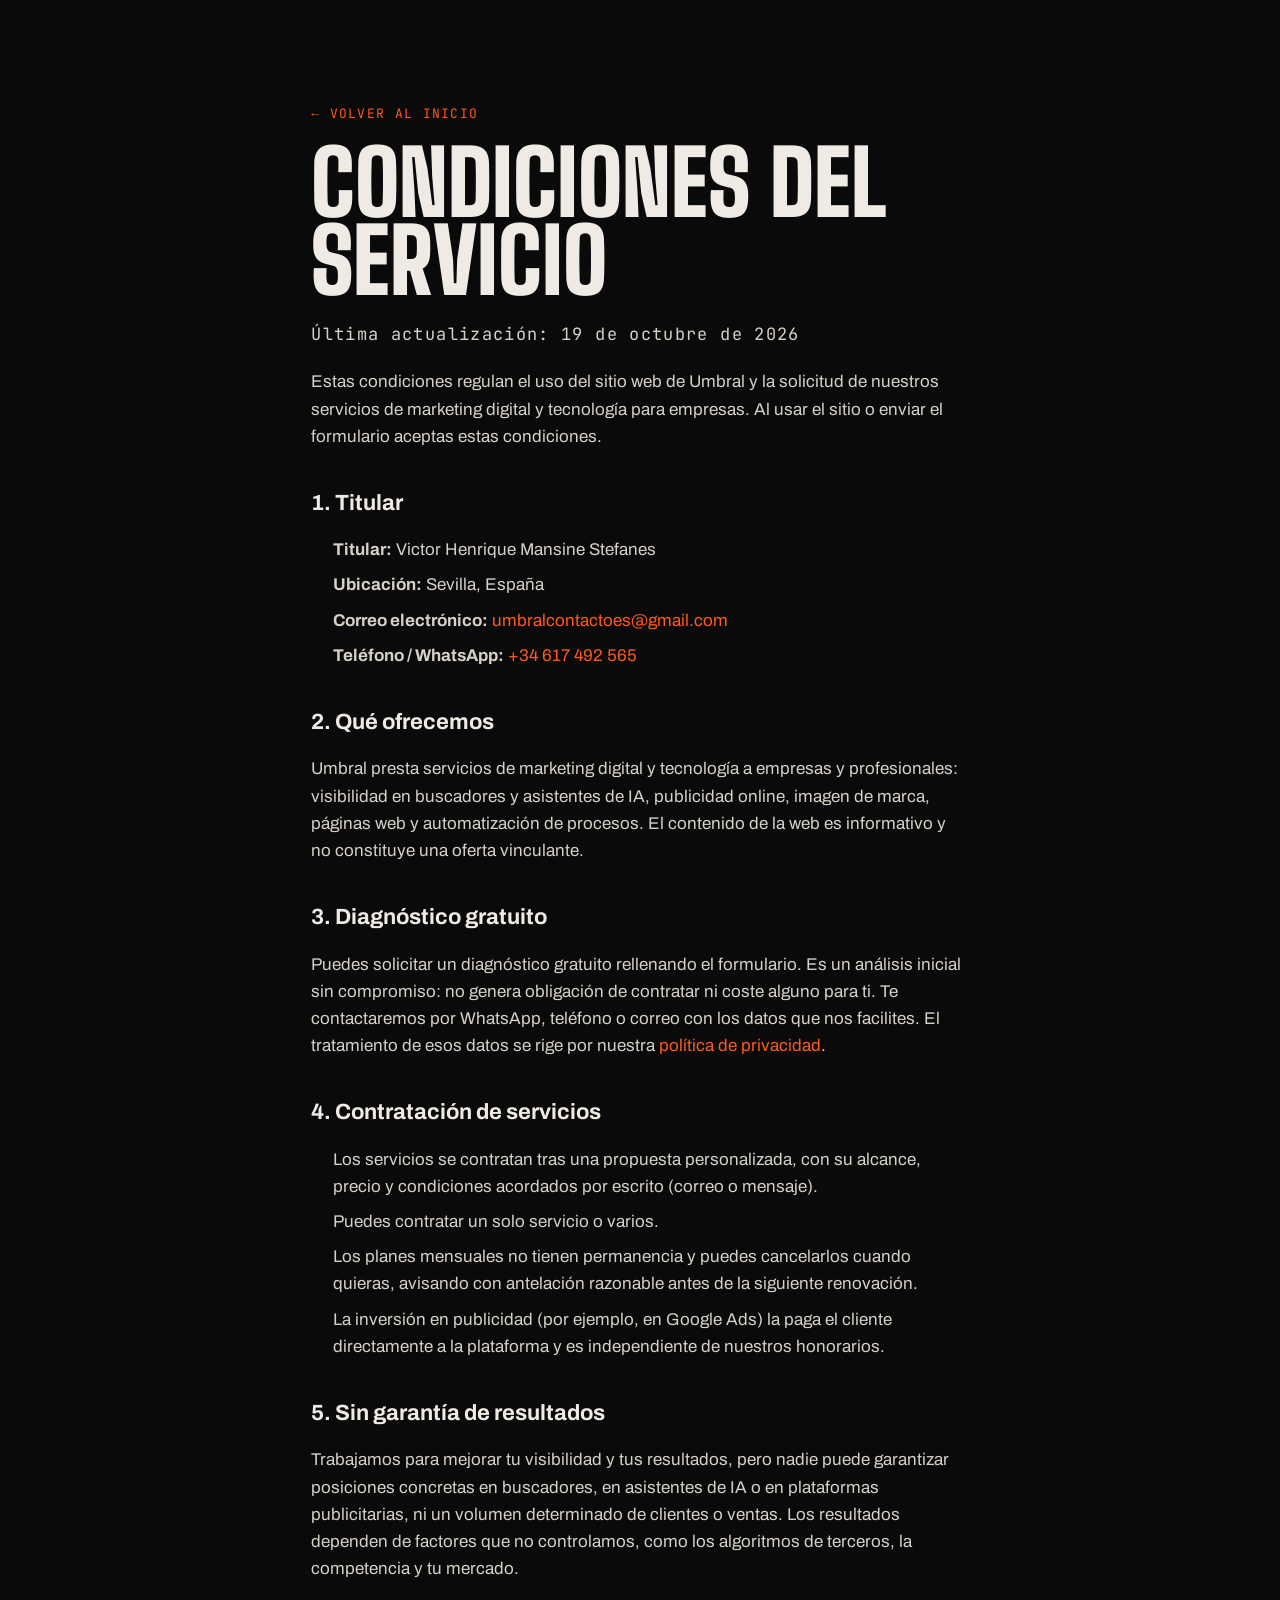
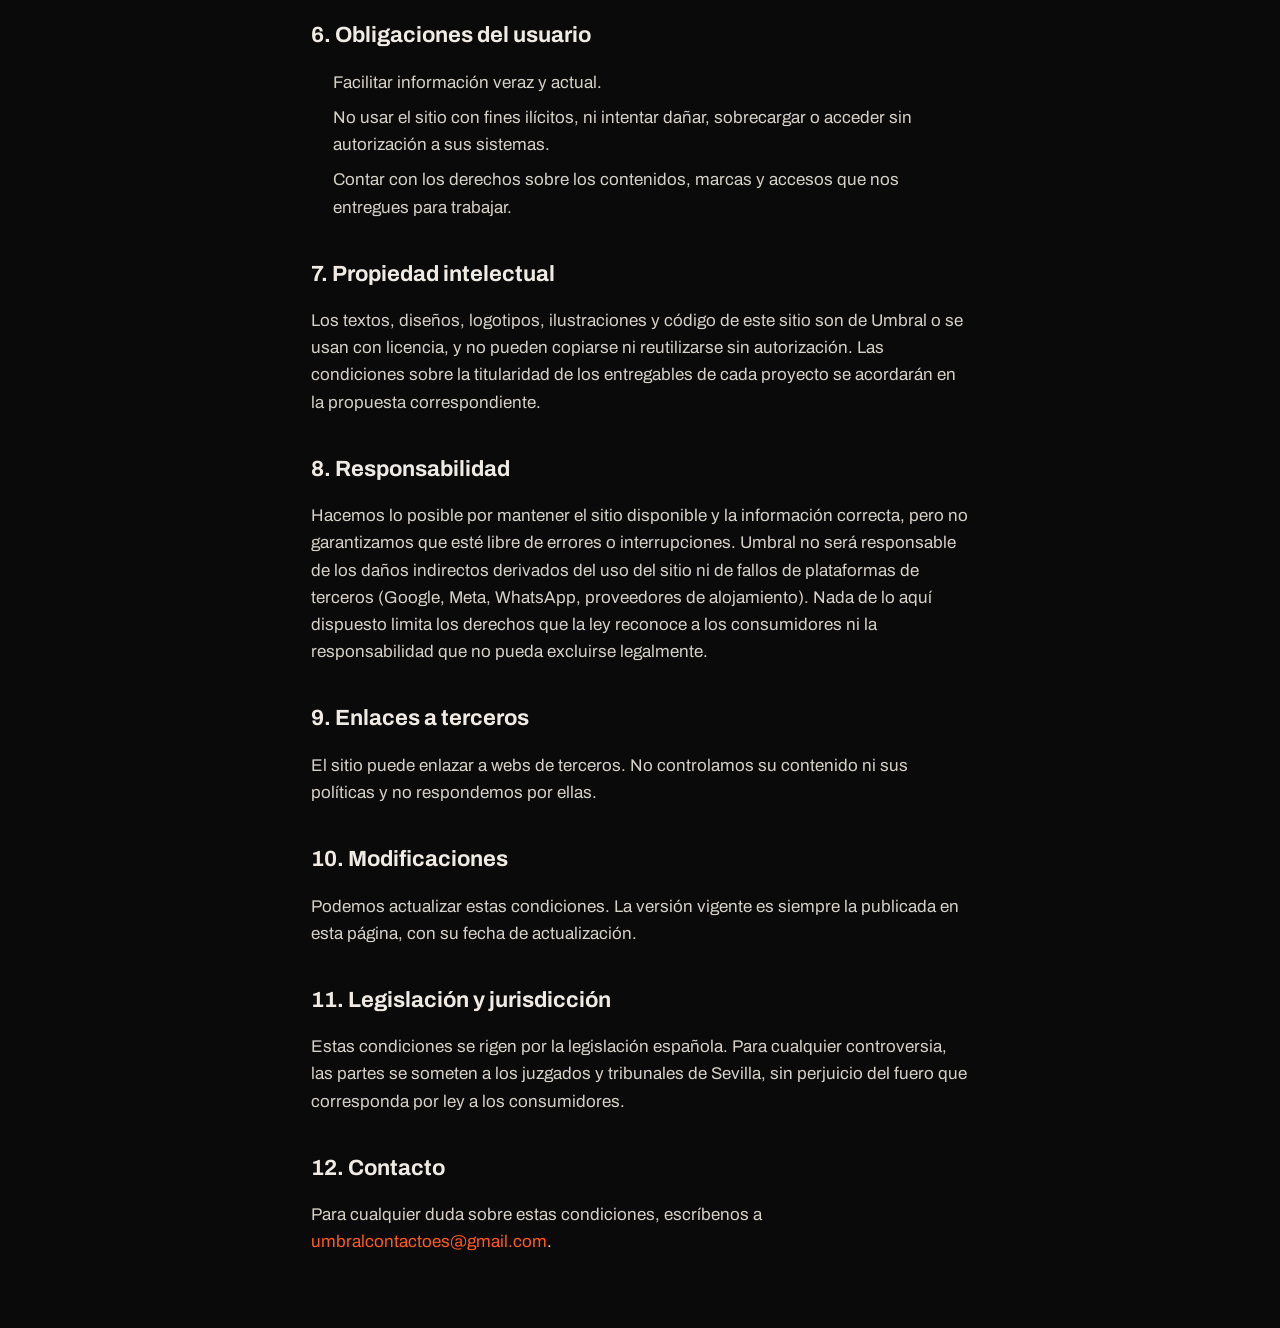
<file: condiciones-del-servicio.html>
<!DOCTYPE html>
<html lang="es">
<head>
<meta charset="utf-8">
<meta name="viewport" content="width=device-width, initial-scale=1">
<title>Condiciones del servicio · Umbral</title>
<link rel="canonical" href="https://umbralcreative.com/condiciones-del-servicio.html">
<meta name="description" content="Condiciones del servicio de Umbral: uso del sitio web, solicitud de diagnóstico, contratación de servicios, responsabilidad y legislación aplicable.">
<link rel="icon" href="assets/svg/simbolo-cal.svg" type="image/svg+xml">
<link rel="stylesheet" href="assets/fuentes/fuentes.css">
<link rel="stylesheet" href="css/tokens.css">
<link rel="stylesheet" href="css/base.css">
<style>
  .legal {
    max-width: 760px;
    margin: 0 auto;
    padding: 104px clamp(16px, 4vw, 64px) 72px;
    display: flex;
    flex-direction: column;
    gap: 20px;
  }

  .legal__volver {
    font-family: var(--font-mono);
    font-size: 13px;
    letter-spacing: .1em;
    text-transform: uppercase;
    color: var(--umbral-naranja);
    text-decoration: none;
  }

  .legal__volver:hover { text-decoration: underline; }

  .legal__titulo {
    font-family: var(--font-titular);
    font-weight: 900;
    font-size: clamp(48px, 7vw, 96px);
    line-height: .88;
    text-transform: uppercase;
  }

  .legal__fecha {
    font-family: var(--font-mono);
    font-size: 13px;
    letter-spacing: .08em;
    color: var(--text-on-dark-muted);
  }

  .legal h2 {
    font-family: var(--font-texto);
    font-weight: 700;
    font-size: 22px;
    line-height: 1.2;
    margin-top: 20px;
    color: var(--text-on-dark);
  }

  .legal p,
  .legal li {
    font-size: 17px;
    line-height: 1.6;
    color: var(--text-on-dark-body);
  }

  .legal ul {
    padding-left: 22px;
    display: flex;
    flex-direction: column;
    gap: 8px;
  }

  .legal a:not(.legal__volver) {
    color: var(--umbral-naranja);
    text-underline-offset: 3px;
  }

  .legal table {
    width: 100%;
    border-collapse: collapse;
    font-size: 15px;
  }

  .legal th,
  .legal td {
    text-align: left;
    vertical-align: top;
    padding: 10px 12px;
    border: 1px solid var(--border-on-dark);
    color: var(--text-on-dark-body);
  }

  .legal th {
    font-family: var(--font-mono);
    font-weight: 400;
    font-size: 12px;
    letter-spacing: .08em;
    text-transform: uppercase;
    color: var(--text-on-dark-muted);
  }
</style>
</head>
<body>

<main class="legal">
  <a class="legal__volver" href="index.html">← Volver al inicio</a>
  <h1 class="legal__titulo">Condiciones del servicio</h1>
  <p class="legal__fecha">Última actualización: 19 de octubre de 2026</p>

  <p>Estas condiciones regulan el uso del sitio web de Umbral y la solicitud de nuestros servicios de marketing digital y tecnología para empresas. Al usar el sitio o enviar el formulario aceptas estas condiciones.</p>

  <h2>1. Titular</h2>
  <ul>
    <li><strong>Titular:</strong> Victor Henrique Mansine Stefanes</li>
    <li><strong>Ubicación:</strong> Sevilla, España</li>
    <li><strong>Correo electrónico:</strong> <a href="mailto:umbralcontactoes@gmail.com">umbralcontactoes@gmail.com</a></li>
    <li><strong>Teléfono / WhatsApp:</strong> <a href="https://wa.me/34617492565">+34 617 492 565</a></li>
  </ul>

  <h2>2. Qué ofrecemos</h2>
  <p>Umbral presta servicios de marketing digital y tecnología a empresas y profesionales: visibilidad en buscadores y asistentes de IA, publicidad online, imagen de marca, páginas web y automatización de procesos. El contenido de la web es informativo y no constituye una oferta vinculante.</p>

  <h2>3. Diagnóstico gratuito</h2>
  <p>Puedes solicitar un diagnóstico gratuito rellenando el formulario. Es un análisis inicial sin compromiso: no genera obligación de contratar ni coste alguno para ti. Te contactaremos por WhatsApp, teléfono o correo con los datos que nos facilites. El tratamiento de esos datos se rige por nuestra <a href="politica-de-privacidad.html">política de privacidad</a>.</p>

  <h2>4. Contratación de servicios</h2>
  <ul>
    <li>Los servicios se contratan tras una propuesta personalizada, con su alcance, precio y condiciones acordados por escrito (correo o mensaje).</li>
    <li>Puedes contratar un solo servicio o varios.</li>
    <li>Los planes mensuales no tienen permanencia y puedes cancelarlos cuando quieras, avisando con antelación razonable antes de la siguiente renovación.</li>
    <li>La inversión en publicidad (por ejemplo, en Google Ads) la paga el cliente directamente a la plataforma y es independiente de nuestros honorarios.</li>
  </ul>

  <h2>5. Sin garantía de resultados</h2>
  <p>Trabajamos para mejorar tu visibilidad y tus resultados, pero nadie puede garantizar posiciones concretas en buscadores, en asistentes de IA o en plataformas publicitarias, ni un volumen determinado de clientes o ventas. Los resultados dependen de factores que no controlamos, como los algoritmos de terceros, la competencia y tu mercado.</p>

  <h2>6. Obligaciones del usuario</h2>
  <ul>
    <li>Facilitar información veraz y actual.</li>
    <li>No usar el sitio con fines ilícitos, ni intentar dañar, sobrecargar o acceder sin autorización a sus sistemas.</li>
    <li>Contar con los derechos sobre los contenidos, marcas y accesos que nos entregues para trabajar.</li>
  </ul>

  <h2>7. Propiedad intelectual</h2>
  <p>Los textos, diseños, logotipos, ilustraciones y código de este sitio son de Umbral o se usan con licencia, y no pueden copiarse ni reutilizarse sin autorización. Las condiciones sobre la titularidad de los entregables de cada proyecto se acordarán en la propuesta correspondiente.</p>

  <h2>8. Responsabilidad</h2>
  <p>Hacemos lo posible por mantener el sitio disponible y la información correcta, pero no garantizamos que esté libre de errores o interrupciones. Umbral no será responsable de los daños indirectos derivados del uso del sitio ni de fallos de plataformas de terceros (Google, Meta, WhatsApp, proveedores de alojamiento). Nada de lo aquí dispuesto limita los derechos que la ley reconoce a los consumidores ni la responsabilidad que no pueda excluirse legalmente.</p>

  <h2>9. Enlaces a terceros</h2>
  <p>El sitio puede enlazar a webs de terceros. No controlamos su contenido ni sus políticas y no respondemos por ellas.</p>

  <h2>10. Modificaciones</h2>
  <p>Podemos actualizar estas condiciones. La versión vigente es siempre la publicada en esta página, con su fecha de actualización.</p>

  <h2>11. Legislación y jurisdicción</h2>
  <p>Estas condiciones se rigen por la legislación española. Para cualquier controversia, las partes se someten a los juzgados y tribunales de Sevilla, sin perjuicio del fuero que corresponda por ley a los consumidores.</p>

  <h2>12. Contacto</h2>
  <p>Para cualquier duda sobre estas condiciones, escríbenos a <a href="mailto:umbralcontactoes@gmail.com">umbralcontactoes@gmail.com</a>.</p>
</main>

</body>
</html>
</file>
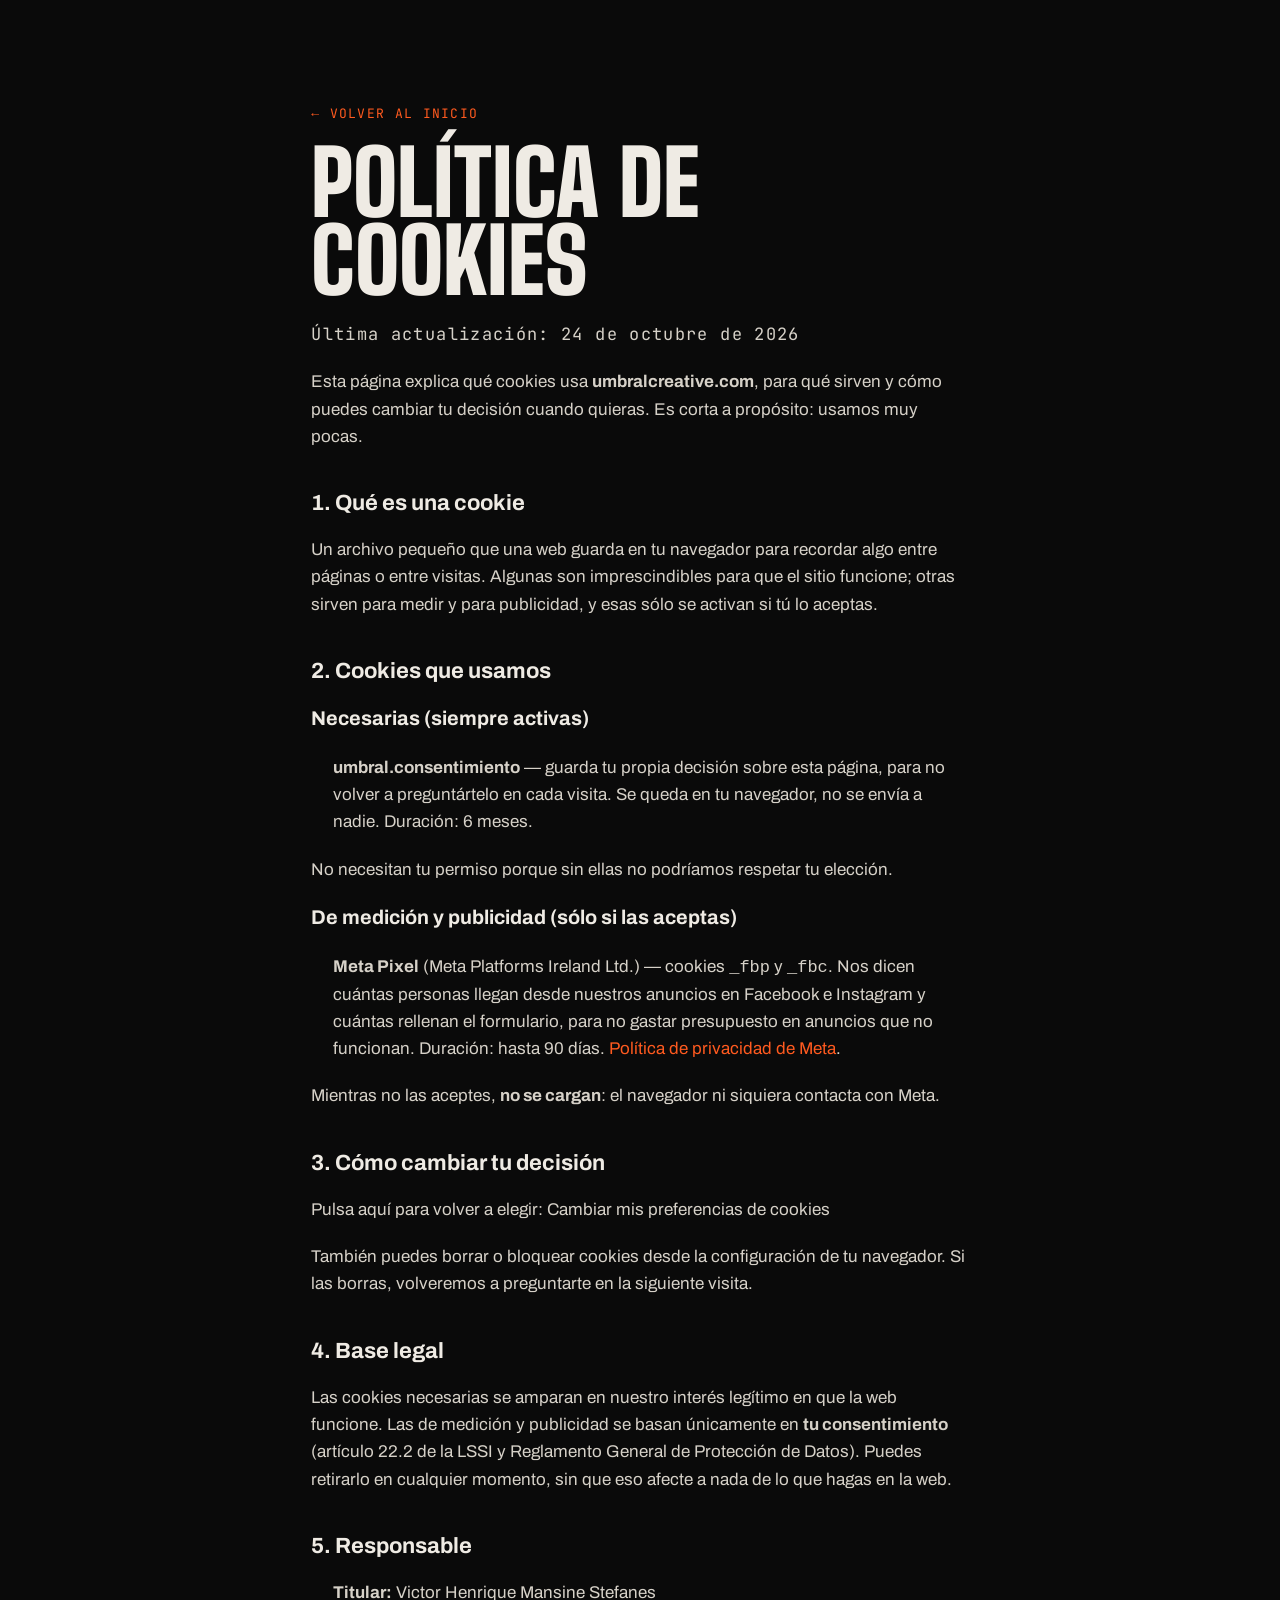
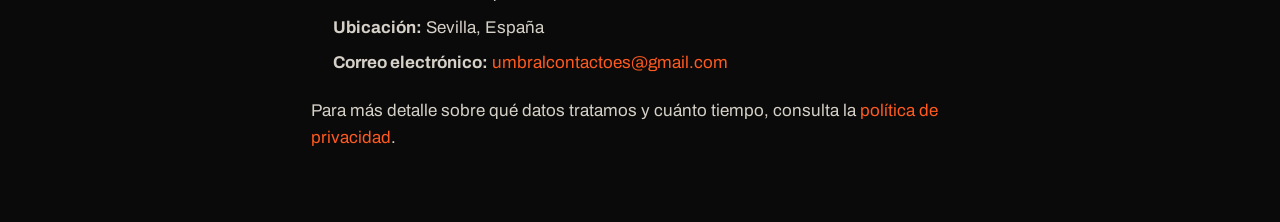
<file: politica-de-cookies.html>
<!DOCTYPE html>
<html lang="es">
<head>
<meta charset="utf-8">
<meta name="viewport" content="width=device-width, initial-scale=1">
<title>Política de cookies · Umbral</title>
<link rel="canonical" href="https://umbralcreative.com/politica-de-cookies.html">
<meta name="description" content="Qué cookies usa umbralcreative.com, para qué sirven y cómo cambiar tu decisión en cualquier momento.">
<link rel="icon" href="assets/svg/simbolo-cal.svg" type="image/svg+xml">
<link rel="stylesheet" href="assets/fuentes/fuentes.css">
<link rel="stylesheet" href="css/tokens.css">
<link rel="stylesheet" href="css/base.css">
<style>
  .legal {
    max-width: 760px;
    margin: 0 auto;
    padding: 104px clamp(16px, 4vw, 64px) 72px;
    display: flex;
    flex-direction: column;
    gap: 20px;
  }

  .legal__volver {
    font-family: var(--font-mono);
    font-size: 13px;
    letter-spacing: .1em;
    text-transform: uppercase;
    color: var(--umbral-naranja);
    text-decoration: none;
  }

  .legal__volver:hover { text-decoration: underline; }

  .legal__titulo {
    font-family: var(--font-titular);
    font-weight: 900;
    font-size: clamp(48px, 7vw, 96px);
    line-height: .88;
    text-transform: uppercase;
  }

  .legal__fecha {
    font-family: var(--font-mono);
    font-size: 13px;
    letter-spacing: .08em;
    color: var(--text-on-dark-muted);
  }

  .legal h2 {
    font-family: var(--font-texto);
    font-weight: 700;
    font-size: 22px;
    line-height: 1.2;
    margin-top: 20px;
    color: var(--text-on-dark);
  }

  .legal p,
  .legal li {
    font-size: 17px;
    line-height: 1.6;
    color: var(--text-on-dark-body);
  }

  .legal ul {
    padding-left: 22px;
    display: flex;
    flex-direction: column;
    gap: 8px;
  }

  .legal a:not(.legal__volver) {
    color: var(--umbral-naranja);
    text-underline-offset: 3px;
  }

  .legal table {
    width: 100%;
    border-collapse: collapse;
    font-size: 15px;
  }

  .legal th,
  .legal td {
    text-align: left;
    vertical-align: top;
    padding: 10px 12px;
    border: 1px solid var(--border-on-dark);
    color: var(--text-on-dark-body);
  }

  .legal th {
    font-family: var(--font-mono);
    font-weight: 400;
    font-size: 12px;
    letter-spacing: .08em;
    text-transform: uppercase;
    color: var(--text-on-dark-muted);
  }
</style>
</head>
<body>

<main class="legal">
  <a class="legal__volver" href="index.html">← Volver al inicio</a>
  <h1 class="legal__titulo">Política de cookies</h1>
  <p class="legal__fecha">Última actualización: 24 de octubre de 2026</p>

  <p>Esta página explica qué cookies usa <strong>umbralcreative.com</strong>, para qué sirven y cómo puedes cambiar tu decisión cuando quieras. Es corta a propósito: usamos muy pocas.</p>

  <h2>1. Qué es una cookie</h2>
  <p>Un archivo pequeño que una web guarda en tu navegador para recordar algo entre páginas o entre visitas. Algunas son imprescindibles para que el sitio funcione; otras sirven para medir y para publicidad, y esas sólo se activan si tú lo aceptas.</p>

  <h2>2. Cookies que usamos</h2>

  <h3>Necesarias (siempre activas)</h3>
  <ul>
    <li><strong>umbral.consentimiento</strong> — guarda tu propia decisión sobre esta página, para no volver a preguntártelo en cada visita. Se queda en tu navegador, no se envía a nadie. Duración: 6 meses.</li>
  </ul>
  <p>No necesitan tu permiso porque sin ellas no podríamos respetar tu elección.</p>

  <h3>De medición y publicidad (sólo si las aceptas)</h3>
  <ul>
    <li><strong>Meta Pixel</strong> (Meta Platforms Ireland Ltd.) — cookies <code>_fbp</code> y <code>_fbc</code>. Nos dicen cuántas personas llegan desde nuestros anuncios en Facebook e Instagram y cuántas rellenan el formulario, para no gastar presupuesto en anuncios que no funcionan. Duración: hasta 90 días. <a href="https://www.facebook.com/privacy/policy/" target="_blank" rel="noopener">Política de privacidad de Meta</a>.</li>
  </ul>
  <p>Mientras no las aceptes, <strong>no se cargan</strong>: el navegador ni siquiera contacta con Meta.</p>

  <h2>3. Cómo cambiar tu decisión</h2>
  <p>Pulsa aquí para volver a elegir: <button type="button" class="btn-cookies" data-abrir-cookies>Cambiar mis preferencias de cookies</button></p>
  <p>También puedes borrar o bloquear cookies desde la configuración de tu navegador. Si las borras, volveremos a preguntarte en la siguiente visita.</p>

  <h2>4. Base legal</h2>
  <p>Las cookies necesarias se amparan en nuestro interés legítimo en que la web funcione. Las de medición y publicidad se basan únicamente en <strong>tu consentimiento</strong> (artículo 22.2 de la LSSI y Reglamento General de Protección de Datos). Puedes retirarlo en cualquier momento, sin que eso afecte a nada de lo que hagas en la web.</p>

  <h2>5. Responsable</h2>
  <ul>
    <li><strong>Titular:</strong> Victor Henrique Mansine Stefanes</li>
    <li><strong>Ubicación:</strong> Sevilla, España</li>
    <li><strong>Correo electrónico:</strong> <a href="mailto:umbralcontactoes@gmail.com">umbralcontactoes@gmail.com</a></li>
  </ul>
  <p>Para más detalle sobre qué datos tratamos y cuánto tiempo, consulta la <a href="politica-de-privacidad.html">política de privacidad</a>.</p>
</main>

<script type="module" src="js/app.js"></script>
</body>
</html>
</file>
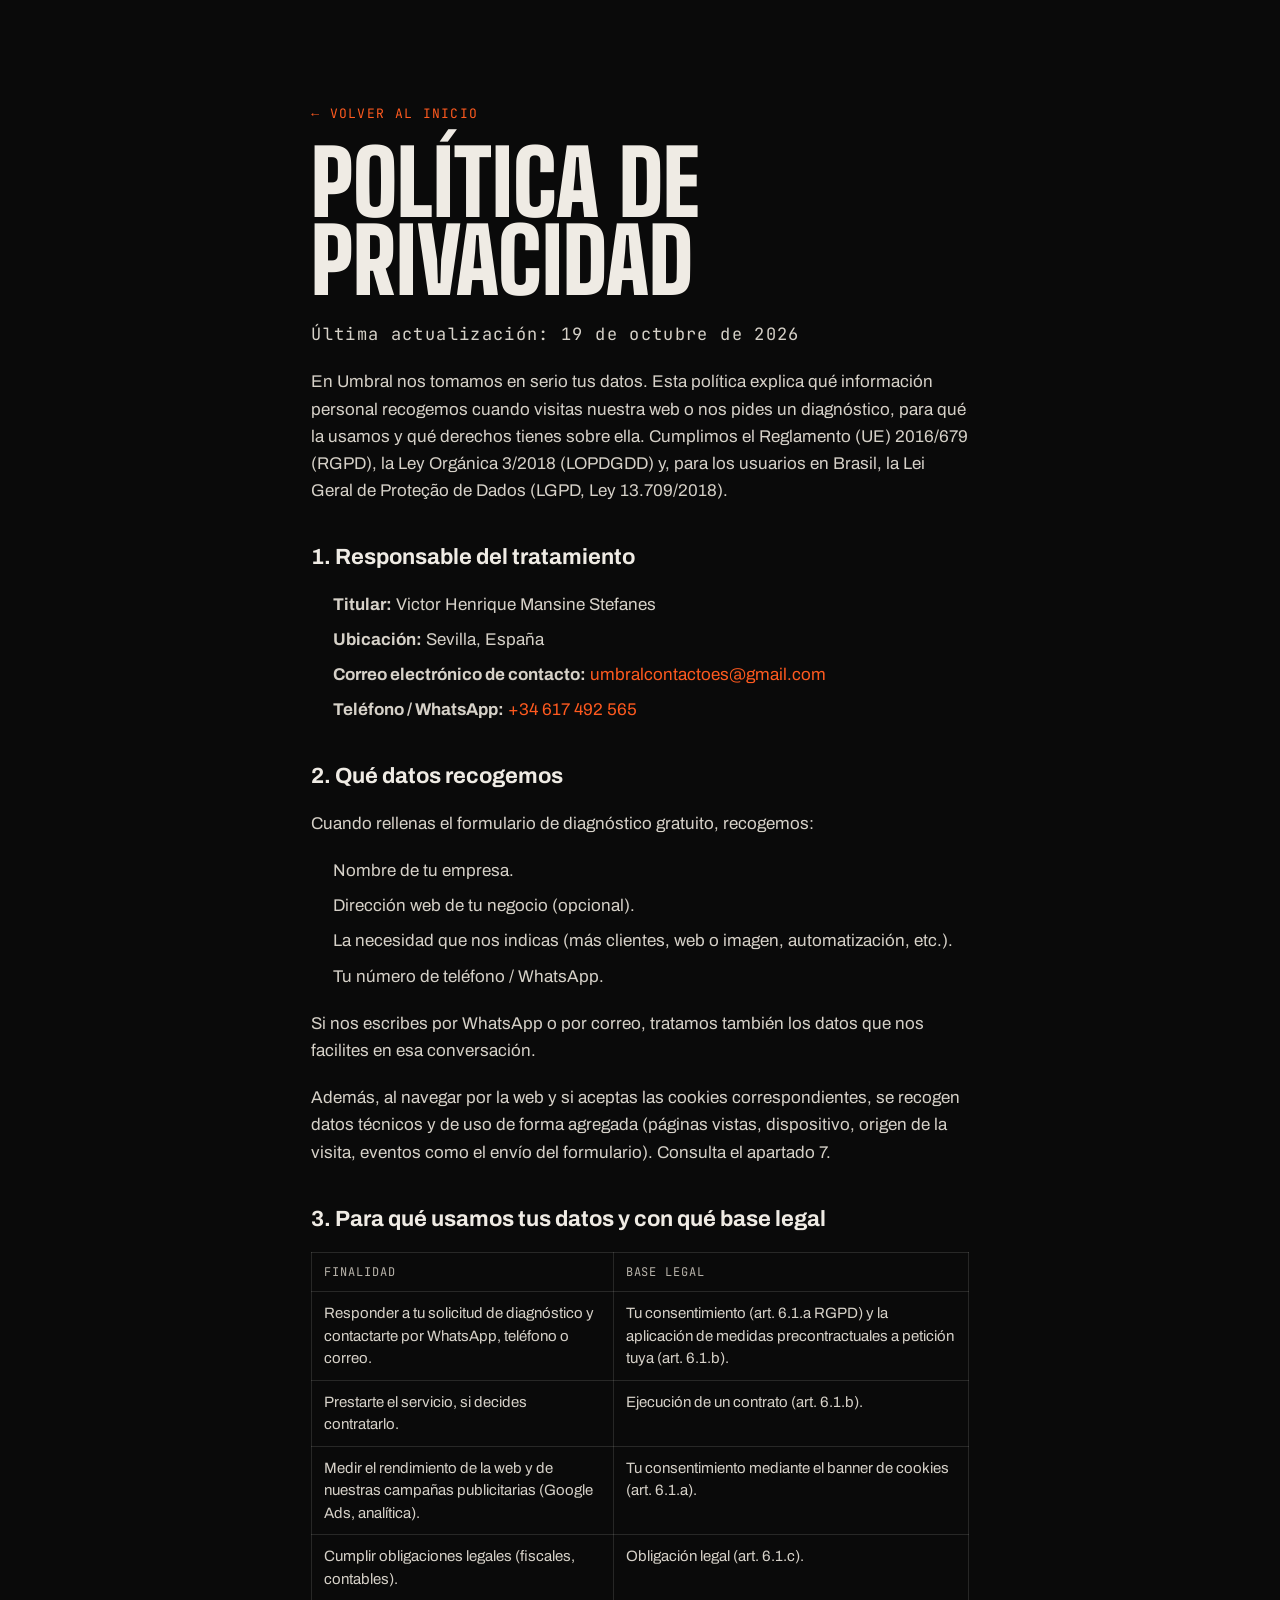
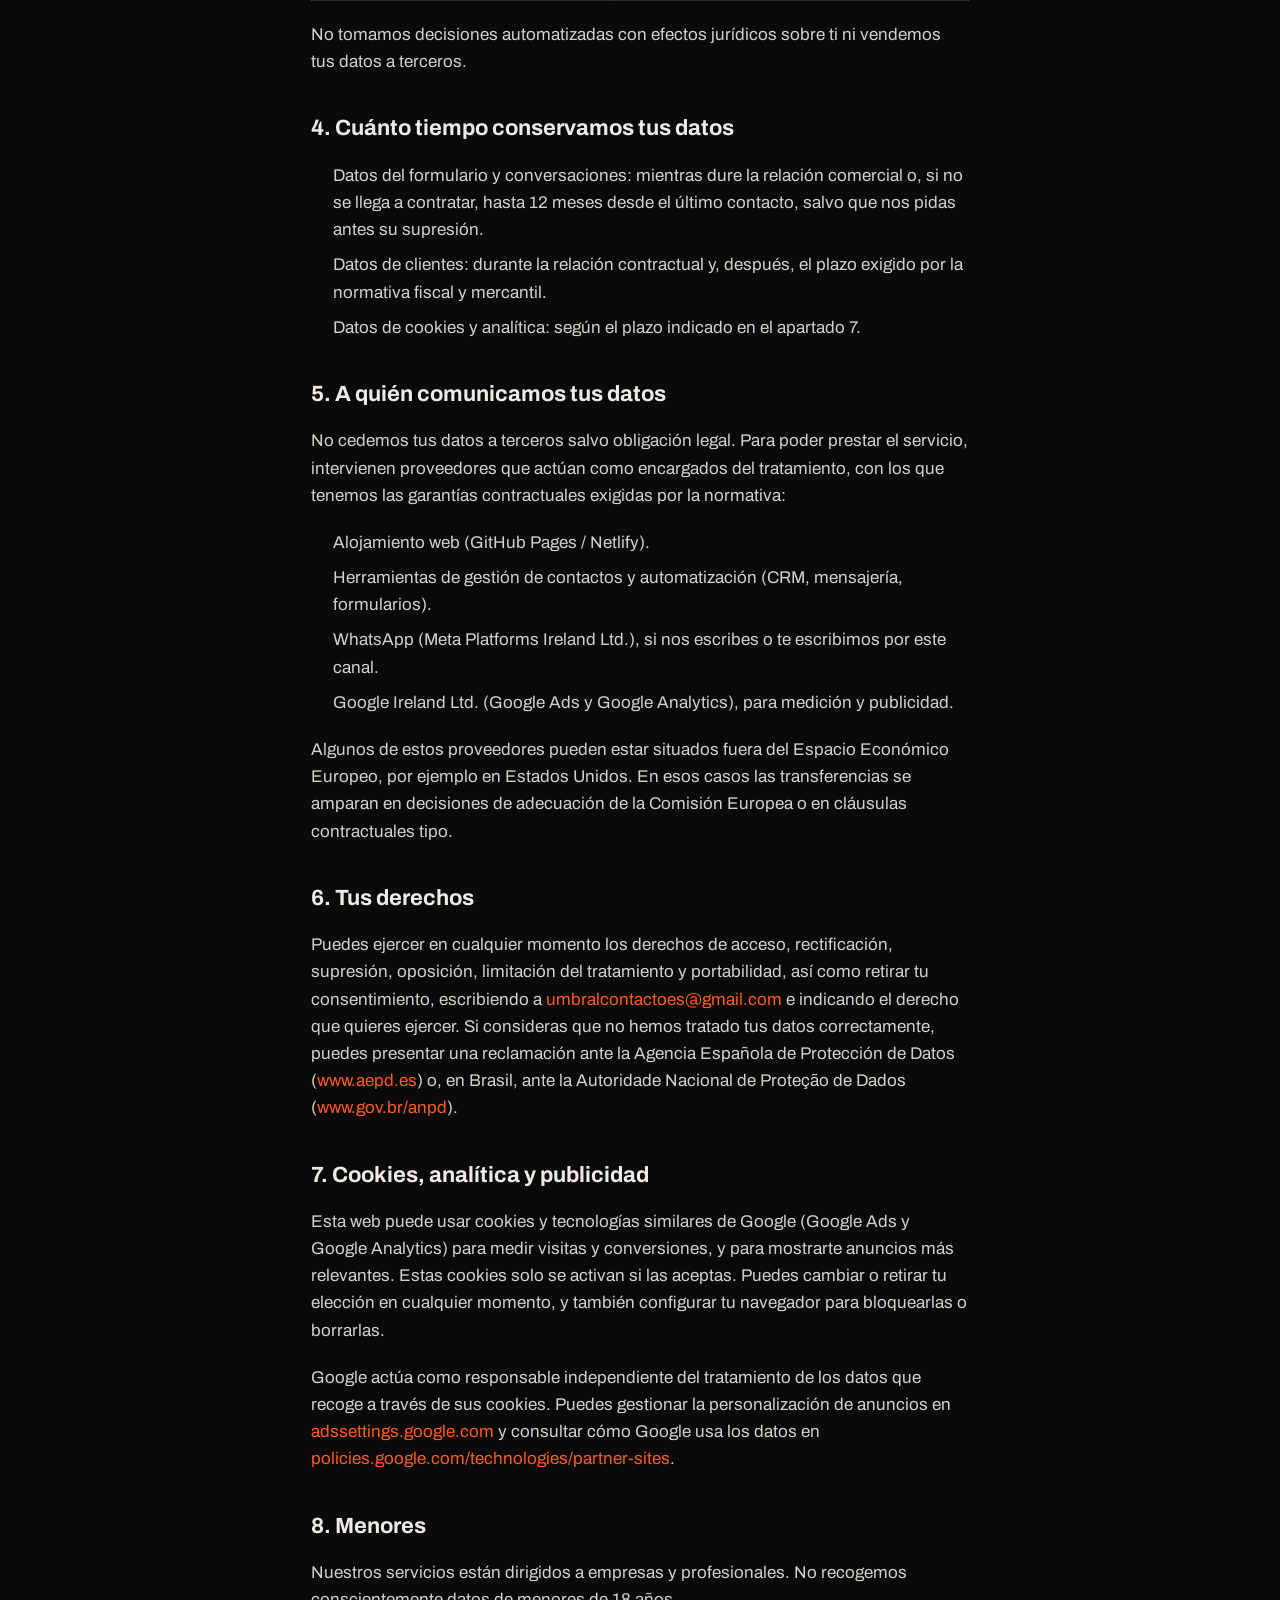
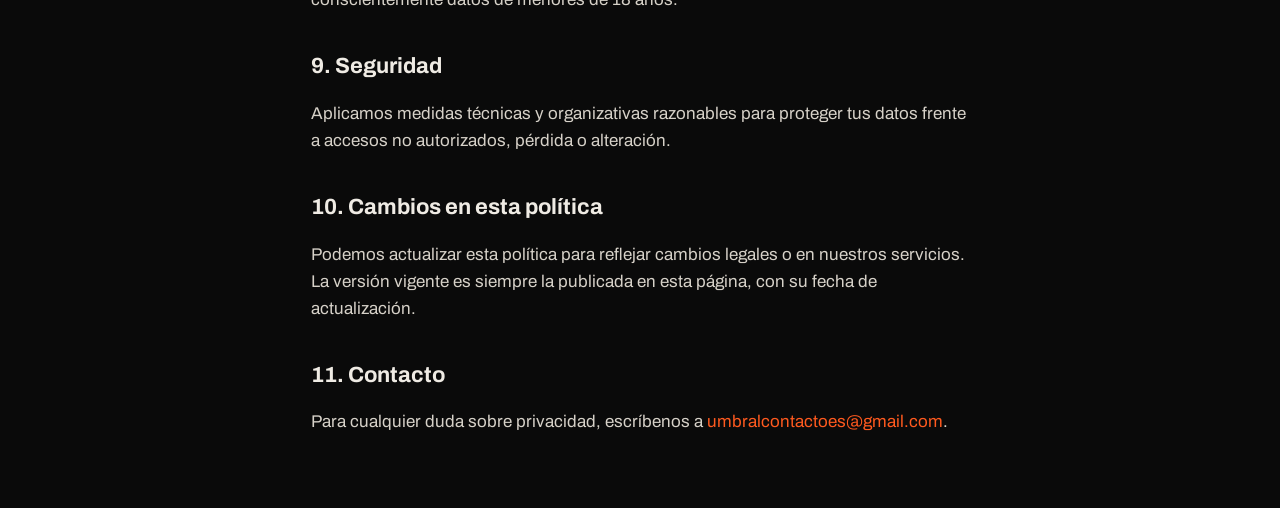
<file: politica-de-privacidad.html>
<!DOCTYPE html>
<html lang="es">
<head>
<meta charset="utf-8">
<meta name="viewport" content="width=device-width, initial-scale=1">
<title>Política de privacidad · Umbral</title>
<link rel="canonical" href="https://umbralcreative.com/politica-de-privacidad.html">
<meta name="description" content="Política de privacidad de Umbral: qué datos recogemos, para qué los usamos, cuánto tiempo los conservamos y cómo ejercer tus derechos.">
<link rel="icon" href="assets/svg/simbolo-cal.svg" type="image/svg+xml">
<link rel="stylesheet" href="assets/fuentes/fuentes.css">
<link rel="stylesheet" href="css/tokens.css">
<link rel="stylesheet" href="css/base.css">
<style>
  .legal {
    max-width: 760px;
    margin: 0 auto;
    padding: 104px clamp(16px, 4vw, 64px) 72px;
    display: flex;
    flex-direction: column;
    gap: 20px;
  }

  .legal__volver {
    font-family: var(--font-mono);
    font-size: 13px;
    letter-spacing: .1em;
    text-transform: uppercase;
    color: var(--umbral-naranja);
    text-decoration: none;
  }

  .legal__volver:hover { text-decoration: underline; }

  .legal__titulo {
    font-family: var(--font-titular);
    font-weight: 900;
    font-size: clamp(48px, 7vw, 96px);
    line-height: .88;
    text-transform: uppercase;
  }

  .legal__fecha {
    font-family: var(--font-mono);
    font-size: 13px;
    letter-spacing: .08em;
    color: var(--text-on-dark-muted);
  }

  .legal h2 {
    font-family: var(--font-texto);
    font-weight: 700;
    font-size: 22px;
    line-height: 1.2;
    margin-top: 20px;
    color: var(--text-on-dark);
  }

  .legal p,
  .legal li {
    font-size: 17px;
    line-height: 1.6;
    color: var(--text-on-dark-body);
  }

  .legal ul {
    padding-left: 22px;
    display: flex;
    flex-direction: column;
    gap: 8px;
  }

  .legal a:not(.legal__volver) {
    color: var(--umbral-naranja);
    text-underline-offset: 3px;
  }

  .legal table {
    width: 100%;
    border-collapse: collapse;
    font-size: 15px;
  }

  .legal th,
  .legal td {
    text-align: left;
    vertical-align: top;
    padding: 10px 12px;
    border: 1px solid var(--border-on-dark);
    color: var(--text-on-dark-body);
  }

  .legal th {
    font-family: var(--font-mono);
    font-weight: 400;
    font-size: 12px;
    letter-spacing: .08em;
    text-transform: uppercase;
    color: var(--text-on-dark-muted);
  }
</style>
</head>
<body>

<main class="legal">
  <a class="legal__volver" href="index.html">← Volver al inicio</a>
  <h1 class="legal__titulo">Política de privacidad</h1>
  <p class="legal__fecha">Última actualización: 19 de octubre de 2026</p>

  <p>En Umbral nos tomamos en serio tus datos. Esta política explica qué información personal recogemos cuando visitas nuestra web o nos pides un diagnóstico, para qué la usamos y qué derechos tienes sobre ella. Cumplimos el Reglamento (UE) 2016/679 (RGPD), la Ley Orgánica 3/2018 (LOPDGDD) y, para los usuarios en Brasil, la Lei Geral de Proteção de Dados (LGPD, Ley 13.709/2018).</p>

  <h2>1. Responsable del tratamiento</h2>
  <ul>
    <li><strong>Titular:</strong> Victor Henrique Mansine Stefanes</li>
    <li><strong>Ubicación:</strong> Sevilla, España</li>
    <li><strong>Correo electrónico de contacto:</strong> <a href="mailto:umbralcontactoes@gmail.com">umbralcontactoes@gmail.com</a></li>
    <li><strong>Teléfono / WhatsApp:</strong> <a href="https://wa.me/34617492565">+34 617 492 565</a></li>
  </ul>

  <h2>2. Qué datos recogemos</h2>
  <p>Cuando rellenas el formulario de diagnóstico gratuito, recogemos:</p>
  <ul>
    <li>Nombre de tu empresa.</li>
    <li>Dirección web de tu negocio (opcional).</li>
    <li>La necesidad que nos indicas (más clientes, web o imagen, automatización, etc.).</li>
    <li>Tu número de teléfono / WhatsApp.</li>
  </ul>
  <p>Si nos escribes por WhatsApp o por correo, tratamos también los datos que nos facilites en esa conversación.</p>
  <p>Además, al navegar por la web y si aceptas las cookies correspondientes, se recogen datos técnicos y de uso de forma agregada (páginas vistas, dispositivo, origen de la visita, eventos como el envío del formulario). Consulta el apartado 7.</p>

  <h2>3. Para qué usamos tus datos y con qué base legal</h2>
  <table>
    <thead>
      <tr><th>Finalidad</th><th>Base legal</th></tr>
    </thead>
    <tbody>
      <tr>
        <td>Responder a tu solicitud de diagnóstico y contactarte por WhatsApp, teléfono o correo.</td>
        <td>Tu consentimiento (art. 6.1.a RGPD) y la aplicación de medidas precontractuales a petición tuya (art. 6.1.b).</td>
      </tr>
      <tr>
        <td>Prestarte el servicio, si decides contratarlo.</td>
        <td>Ejecución de un contrato (art. 6.1.b).</td>
      </tr>
      <tr>
        <td>Medir el rendimiento de la web y de nuestras campañas publicitarias (Google Ads, analítica).</td>
        <td>Tu consentimiento mediante el banner de cookies (art. 6.1.a).</td>
      </tr>
      <tr>
        <td>Cumplir obligaciones legales (fiscales, contables).</td>
        <td>Obligación legal (art. 6.1.c).</td>
      </tr>
    </tbody>
  </table>
  <p>No tomamos decisiones automatizadas con efectos jurídicos sobre ti ni vendemos tus datos a terceros.</p>

  <h2>4. Cuánto tiempo conservamos tus datos</h2>
  <ul>
    <li>Datos del formulario y conversaciones: mientras dure la relación comercial o, si no se llega a contratar, hasta 12 meses desde el último contacto, salvo que nos pidas antes su supresión.</li>
    <li>Datos de clientes: durante la relación contractual y, después, el plazo exigido por la normativa fiscal y mercantil.</li>
    <li>Datos de cookies y analítica: según el plazo indicado en el apartado 7.</li>
  </ul>

  <h2>5. A quién comunicamos tus datos</h2>
  <p>No cedemos tus datos a terceros salvo obligación legal. Para poder prestar el servicio, intervienen proveedores que actúan como encargados del tratamiento, con los que tenemos las garantías contractuales exigidas por la normativa:</p>
  <ul>
    <li>Alojamiento web (GitHub Pages / Netlify).</li>
    <li>Herramientas de gestión de contactos y automatización (CRM, mensajería, formularios).</li>
    <li>WhatsApp (Meta Platforms Ireland Ltd.), si nos escribes o te escribimos por este canal.</li>
    <li>Google Ireland Ltd. (Google Ads y Google Analytics), para medición y publicidad.</li>
  </ul>
  <p>Algunos de estos proveedores pueden estar situados fuera del Espacio Económico Europeo, por ejemplo en Estados Unidos. En esos casos las transferencias se amparan en decisiones de adecuación de la Comisión Europea o en cláusulas contractuales tipo.</p>

  <h2>6. Tus derechos</h2>
  <p>Puedes ejercer en cualquier momento los derechos de acceso, rectificación, supresión, oposición, limitación del tratamiento y portabilidad, así como retirar tu consentimiento, escribiendo a <a href="mailto:umbralcontactoes@gmail.com">umbralcontactoes@gmail.com</a> e indicando el derecho que quieres ejercer. Si consideras que no hemos tratado tus datos correctamente, puedes presentar una reclamación ante la Agencia Española de Protección de Datos (<a href="https://www.aepd.es" target="_blank" rel="noopener">www.aepd.es</a>) o, en Brasil, ante la Autoridade Nacional de Proteção de Dados (<a href="https://www.gov.br/anpd" target="_blank" rel="noopener">www.gov.br/anpd</a>).</p>

  <h2>7. Cookies, analítica y publicidad</h2>
  <p>Esta web puede usar cookies y tecnologías similares de Google (Google Ads y Google Analytics) para medir visitas y conversiones, y para mostrarte anuncios más relevantes. Estas cookies solo se activan si las aceptas. Puedes cambiar o retirar tu elección en cualquier momento, y también configurar tu navegador para bloquearlas o borrarlas.</p>
  <p>Google actúa como responsable independiente del tratamiento de los datos que recoge a través de sus cookies. Puedes gestionar la personalización de anuncios en <a href="https://adssettings.google.com" target="_blank" rel="noopener">adssettings.google.com</a> y consultar cómo Google usa los datos en <a href="https://policies.google.com/technologies/partner-sites" target="_blank" rel="noopener">policies.google.com/technologies/partner-sites</a>.</p>

  <h2>8. Menores</h2>
  <p>Nuestros servicios están dirigidos a empresas y profesionales. No recogemos conscientemente datos de menores de 18 años.</p>

  <h2>9. Seguridad</h2>
  <p>Aplicamos medidas técnicas y organizativas razonables para proteger tus datos frente a accesos no autorizados, pérdida o alteración.</p>

  <h2>10. Cambios en esta política</h2>
  <p>Podemos actualizar esta política para reflejar cambios legales o en nuestros servicios. La versión vigente es siempre la publicada en esta página, con su fecha de actualización.</p>

  <h2>11. Contacto</h2>
  <p>Para cualquier duda sobre privacidad, escríbenos a <a href="mailto:umbralcontactoes@gmail.com">umbralcontactoes@gmail.com</a>.</p>
</main>

</body>
</html>
</file>
<file: assets/fuentes/fuentes.css>
/* UMBRAL · fuentes locales (latin + latin-ext). Licencia: SIL Open Font License 1.1 */
/* latin-ext */
@font-face {
  font-family: 'Archivo';
  font-style: normal;
  font-weight: 400;
  font-stretch: 100%;
  font-display: swap;
  src: url(./Archivo-400-latin-ext.woff2) format('woff2');
  unicode-range: U+0100-02BA, U+02BD-02C5, U+02C7-02CC, U+02CE-02D7, U+02DD-02FF, U+0304, U+0308, U+0329, U+1D00-1DBF, U+1E00-1E9F, U+1EF2-1EFF, U+2020, U+20A0-20AB, U+20AD-20C4, U+2113, U+2C60-2C7F, U+A720-A7FF;
}
/* latin */
@font-face {
  font-family: 'Archivo';
  font-style: normal;
  font-weight: 400;
  font-stretch: 100%;
  font-display: swap;
  src: url(./Archivo-400-latin.woff2) format('woff2');
  unicode-range: U+0000-00FF, U+0131, U+0152-0153, U+02BB-02BC, U+02C6, U+02DA, U+02DC, U+0304, U+0308, U+0329, U+2000-206F, U+20AC, U+2122, U+2191, U+2193, U+2212, U+2215, U+FEFF, U+FFFD;
}
/* latin-ext */
@font-face {
  font-family: 'Archivo';
  font-style: normal;
  font-weight: 500;
  font-stretch: 100%;
  font-display: swap;
  src: url(./Archivo-500-latin-ext.woff2) format('woff2');
  unicode-range: U+0100-02BA, U+02BD-02C5, U+02C7-02CC, U+02CE-02D7, U+02DD-02FF, U+0304, U+0308, U+0329, U+1D00-1DBF, U+1E00-1E9F, U+1EF2-1EFF, U+2020, U+20A0-20AB, U+20AD-20C4, U+2113, U+2C60-2C7F, U+A720-A7FF;
}
/* latin */
@font-face {
  font-family: 'Archivo';
  font-style: normal;
  font-weight: 500;
  font-stretch: 100%;
  font-display: swap;
  src: url(./Archivo-500-latin.woff2) format('woff2');
  unicode-range: U+0000-00FF, U+0131, U+0152-0153, U+02BB-02BC, U+02C6, U+02DA, U+02DC, U+0304, U+0308, U+0329, U+2000-206F, U+20AC, U+2122, U+2191, U+2193, U+2212, U+2215, U+FEFF, U+FFFD;
}
/* latin-ext */
@font-face {
  font-family: 'Archivo';
  font-style: normal;
  font-weight: 700;
  font-stretch: 100%;
  font-display: swap;
  src: url(./Archivo-700-latin-ext.woff2) format('woff2');
  unicode-range: U+0100-02BA, U+02BD-02C5, U+02C7-02CC, U+02CE-02D7, U+02DD-02FF, U+0304, U+0308, U+0329, U+1D00-1DBF, U+1E00-1E9F, U+1EF2-1EFF, U+2020, U+20A0-20AB, U+20AD-20C4, U+2113, U+2C60-2C7F, U+A720-A7FF;
}
/* latin */
@font-face {
  font-family: 'Archivo';
  font-style: normal;
  font-weight: 700;
  font-stretch: 100%;
  font-display: swap;
  src: url(./Archivo-700-latin.woff2) format('woff2');
  unicode-range: U+0000-00FF, U+0131, U+0152-0153, U+02BB-02BC, U+02C6, U+02DA, U+02DC, U+0304, U+0308, U+0329, U+2000-206F, U+20AC, U+2122, U+2191, U+2193, U+2212, U+2215, U+FEFF, U+FFFD;
}
/* latin-ext */
@font-face {
  font-family: 'Big Shoulders Display';
  font-style: normal;
  font-weight: 800;
  font-display: swap;
  src: url(./BigShouldersDisplay-800-latin-ext.woff2) format('woff2');
  unicode-range: U+0100-02BA, U+02BD-02C5, U+02C7-02CC, U+02CE-02D7, U+02DD-02FF, U+0304, U+0308, U+0329, U+1D00-1DBF, U+1E00-1E9F, U+1EF2-1EFF, U+2020, U+20A0-20AB, U+20AD-20C4, U+2113, U+2C60-2C7F, U+A720-A7FF;
}
/* latin */
@font-face {
  font-family: 'Big Shoulders Display';
  font-style: normal;
  font-weight: 800;
  font-display: swap;
  src: url(./BigShouldersDisplay-800-latin.woff2) format('woff2');
  unicode-range: U+0000-00FF, U+0131, U+0152-0153, U+02BB-02BC, U+02C6, U+02DA, U+02DC, U+0304, U+0308, U+0329, U+2000-206F, U+20AC, U+2122, U+2191, U+2193, U+2212, U+2215, U+FEFF, U+FFFD;
}
/* latin-ext */
@font-face {
  font-family: 'Big Shoulders Display';
  font-style: normal;
  font-weight: 900;
  font-display: swap;
  src: url(./BigShouldersDisplay-900-latin-ext.woff2) format('woff2');
  unicode-range: U+0100-02BA, U+02BD-02C5, U+02C7-02CC, U+02CE-02D7, U+02DD-02FF, U+0304, U+0308, U+0329, U+1D00-1DBF, U+1E00-1E9F, U+1EF2-1EFF, U+2020, U+20A0-20AB, U+20AD-20C4, U+2113, U+2C60-2C7F, U+A720-A7FF;
}
/* latin */
@font-face {
  font-family: 'Big Shoulders Display';
  font-style: normal;
  font-weight: 900;
  font-display: swap;
  src: url(./BigShouldersDisplay-900-latin.woff2) format('woff2');
  unicode-range: U+0000-00FF, U+0131, U+0152-0153, U+02BB-02BC, U+02C6, U+02DA, U+02DC, U+0304, U+0308, U+0329, U+2000-206F, U+20AC, U+2122, U+2191, U+2193, U+2212, U+2215, U+FEFF, U+FFFD;
}
/* latin-ext */
@font-face {
  font-family: 'JetBrains Mono';
  font-style: normal;
  font-weight: 400;
  font-display: swap;
  src: url(./JetBrainsMono-400-latin-ext.woff2) format('woff2');
  unicode-range: U+0100-02BA, U+02BD-02C5, U+02C7-02CC, U+02CE-02D7, U+02DD-02FF, U+0304, U+0308, U+0329, U+1D00-1DBF, U+1E00-1E9F, U+1EF2-1EFF, U+2020, U+20A0-20AB, U+20AD-20C4, U+2113, U+2C60-2C7F, U+A720-A7FF;
}
/* latin */
@font-face {
  font-family: 'JetBrains Mono';
  font-style: normal;
  font-weight: 400;
  font-display: swap;
  src: url(./JetBrainsMono-400-latin.woff2) format('woff2');
  unicode-range: U+0000-00FF, U+0131, U+0152-0153, U+02BB-02BC, U+02C6, U+02DA, U+02DC, U+0304, U+0308, U+0329, U+2000-206F, U+20AC, U+2122, U+2191, U+2193, U+2212, U+2215, U+FEFF, U+FFFD;
}
/* latin-ext */
@font-face {
  font-family: 'Unbounded';
  font-style: normal;
  font-weight: 900;
  font-display: swap;
  src: url(./Unbounded-900-latin-ext.woff2) format('woff2');
  unicode-range: U+0100-02BA, U+02BD-02C5, U+02C7-02CC, U+02CE-02D7, U+02DD-02FF, U+0304, U+0308, U+0329, U+1D00-1DBF, U+1E00-1E9F, U+1EF2-1EFF, U+2020, U+20A0-20AB, U+20AD-20C4, U+2113, U+2C60-2C7F, U+A720-A7FF;
}
/* latin */
@font-face {
  font-family: 'Unbounded';
  font-style: normal;
  font-weight: 900;
  font-display: swap;
  src: url(./Unbounded-900-latin.woff2) format('woff2');
  unicode-range: U+0000-00FF, U+0131, U+0152-0153, U+02BB-02BC, U+02C6, U+02DA, U+02DC, U+0304, U+0308, U+0329, U+2000-206F, U+20AC, U+2122, U+2191, U+2193, U+2212, U+2215, U+FEFF, U+FFFD;
}
</file>
<file: css/tokens.css>
/* UMBRAL · design tokens
   Las fuentes se cargan localmente desde assets/fuentes/fuentes.css (self-hosted, RGPD).
   No usar el CDN de Google Fonts en producción. */

:root {
  /* Base */
  --umbral-negro: #0A0A0A;
  --umbral-hormigon: #BFBAB2;
  --umbral-cal: #EFEBE4;
  --umbral-naranja: #FF5A1F;
  --umbral-grafito: #1A1A1A;
  --umbral-grafito-2: #141414;
  --umbral-grafito-3: #1E1E1E;
  --umbral-piedra: #B8B3AA;
  --umbral-piedra-oscura: #8E8A83;
  --umbral-niebla: #D6D1C8;
  --umbral-tierra: #3A3834;
  --umbral-tierra-2: #2B2925;
  --umbral-tierra-3: #262524;

  /* Semántico */
  --surface-page: var(--umbral-negro);
  --surface-card: var(--umbral-grafito);
  --surface-sunken: var(--umbral-grafito-2);
  --surface-light: var(--umbral-cal);
  --surface-support: var(--umbral-hormigon);
  --surface-accent: var(--umbral-naranja);

  --text-on-dark: var(--umbral-cal);
  --text-on-dark-body: var(--umbral-niebla);
  --text-on-dark-muted: var(--umbral-piedra);
  --text-on-light: var(--umbral-negro);
  --text-on-light-body: var(--umbral-tierra);
  --text-on-support-body: var(--umbral-tierra-2);
  --text-accent: var(--umbral-naranja);

  --border-on-dark: rgba(239, 235, 228, 0.13);
  --border-on-dark-strong: var(--umbral-cal);
  --border-on-light: var(--umbral-negro);

  --action-primary: var(--umbral-naranja);
  --action-primary-text: var(--umbral-negro);
  --action-primary-hover: #FF6F3A;
  --action-primary-press: #E54E16;
}

:root {
  --font-logo: 'Unbounded', sans-serif;
  --font-titular: 'Big Shoulders Display', sans-serif;
  --font-texto: 'Archivo', sans-serif;
  --font-mono: 'JetBrains Mono', monospace;

  --type-display: 900 clamp(88px, 12vw, 170px)/.83 var(--font-titular);
  --type-h1: 900 clamp(64px, 8vw, 120px)/.85 var(--font-titular);
  --type-h2: 900 clamp(48px, 6vw, 88px)/.85 var(--font-titular);
  --type-h3: 800 clamp(36px, 4vw, 56px)/.9 var(--font-titular);
  --type-h4: 700 clamp(20px, 2vw, 24px)/1.2 var(--font-texto);
  --type-lead: 400 clamp(17px, 1.4vw, 19px)/1.5 var(--font-texto);
  --type-body: 400 17px/1.5 var(--font-texto);
  --type-small: 400 14px/1.5 var(--font-texto);
  --type-label: 400 13px/1.3 var(--font-mono);
  --type-button: 700 15px/1 var(--font-texto);

  --tracking-display: -0.01em;
  --tracking-label: 0.1em;
  --tracking-button: 0.04em;
  --tracking-logo: 0.06em;
}

:root {
  --space-1: 4px;
  --space-2: 8px;
  --space-3: 12px;
  --space-4: 16px;
  --space-5: 24px;
  --space-6: 32px;
  --space-7: 40px;
  --space-8: 56px;
  --space-9: 88px;
  --space-10: 120px;

  --page-max: 1440px;
  --page-gutter: 40px;

  --radius-none: 0;
  --radius-app-icon: 22.5%;

  --rule-thin: 1px;
  --rule-strong: 2px;
  --orange-bar: 12px;

  --ease-door: cubic-bezier(.7, 0, .2, 1);
  --dur-fast: 160ms;
  --dur-door: 700ms;
}
</file>
<file: css/base.css>
/* ============================================================
   UMBRAL · base
   Reset, tipografía, nav, botones, footer.
   Depende de: tokens.css
   ============================================================ */

*,
*::before,
*::after { box-sizing: border-box; }

* { margin: 0; padding: 0; }

html {
  scroll-behavior: smooth;
  /* La nav mide 64px: evita que los anclajes queden debajo de ella. */
  scroll-padding-top: var(--alto-nav, 64px);
  -webkit-text-size-adjust: 100%;
}

body {
  background: var(--surface-page);
  color: var(--text-on-dark);
  font: var(--type-body);
  font-family: var(--font-texto);
  -webkit-font-smoothing: antialiased;
  -moz-osx-font-smoothing: grayscale;
  /* Las escenas sticky no deben provocar scroll horizontal en móvil. */
  overflow-x: hidden;
}

img,
svg { display: block; }

img { max-width: 100%; height: auto; }

a {
  color: var(--text-accent);
  text-decoration: none;
  transition: color var(--dur-fast) linear;
}

a:hover { color: var(--action-primary-hover); }

input,
button,
textarea,
select { font: inherit; color: inherit; }

button { background: none; border: 0; }

ul { list-style: none; }

::selection {
  background: var(--umbral-naranja);
  color: var(--umbral-negro);
}

/* Foco visible y coherente en toda la página (pendiente del handoff §10). */
:focus-visible {
  outline: 2px solid var(--umbral-naranja);
  outline-offset: 3px;
}

/* ---------- Utilidades ---------- */

.u-solo-lector {
  position: absolute;
  width: 1px;
  height: 1px;
  margin: -1px;
  padding: 0;
  overflow: hidden;
  clip-path: inset(50%);
  white-space: nowrap;
  border: 0;
}

/* Salto de contenido para teclado y lectores de pantalla. */
.u-saltar {
  position: absolute;
  left: 16px;
  top: -200px;
  z-index: 100;
  padding: 12px 18px;
  background: var(--umbral-cal);
  color: var(--umbral-negro);
  font-weight: 700;
  transition: top var(--dur-fast) linear;
}

.u-saltar:focus { top: 12px; color: var(--umbral-negro); }

.etiqueta {
  font-family: var(--font-mono);
  font-size: 12px;
  letter-spacing: var(--tracking-label);
  color: var(--umbral-piedra);
}

.etiqueta--mini {
  font-size: 10px;
  letter-spacing: .12em;
  color: var(--umbral-piedra-oscura);
}

.titulo-h2 {
  font-family: var(--font-titular);
  font-weight: 900;
  font-size: clamp(44px, 5.4vw, 88px);
  line-height: .85;
  text-transform: uppercase;
}

.titulo-bloque {
  font-family: var(--font-titular);
  font-weight: 900;
  font-size: clamp(52px, 6.4vw, 112px);
  line-height: .85;
  text-transform: uppercase;
}

.parrafo {
  font-size: 18px;
  line-height: 1.55;
  color: var(--text-on-dark-body);
  text-wrap: pretty;
}

.enlace-escena {
  font-family: var(--font-mono);
  font-size: 13px;
  letter-spacing: .06em;
  color: var(--umbral-cal);
}

.enlace-escena:hover { color: var(--umbral-naranja); }

/* ---------- Botones ---------- */

.btn {
  display: inline-flex;
  align-items: center;
  justify-content: center;
  gap: 12px;
  height: 56px;
  padding: 0 26px;
  font-weight: 700;
  font-size: 16px;
  white-space: nowrap;
  cursor: pointer;
  border-radius: var(--radius-none);
  transition: background var(--dur-fast) linear, color var(--dur-fast) linear,
    border-color var(--dur-fast) linear;
}

.btn--naranja {
  background: var(--action-primary);
  color: var(--action-primary-text);
}

.btn--naranja:hover {
  background: var(--action-primary-hover);
  color: var(--action-primary-text);
}

.btn--naranja:active { background: var(--action-primary-press); }

.btn--contorno {
  border: 1px solid var(--umbral-cal);
  color: var(--umbral-cal);
  font-weight: 500;
}

.btn--contorno:hover {
  background: var(--umbral-cal);
  color: var(--umbral-negro);
}

/* ---------- Nav ---------- */

.nav {
  position: fixed;
  inset: 0 0 auto 0;
  z-index: 50;
  height: var(--alto-nav, 64px);
  background: var(--umbral-negro);
  border-bottom: 1px solid var(--umbral-tierra-3);
  display: flex;
  align-items: center;
  justify-content: space-between;
  gap: 24px;
  padding: 0 clamp(16px, 3vw, 40px);
}

.nav__logo {
  display: flex;
  align-items: center;
  gap: 12px;
  flex: 0 0 auto;
}

.nav__logo-puerta {
  width: 30px;
  height: 28px;
}

.nav__logo-img { height: 20px; width: auto; }

.nav__enlaces {
  display: flex;
  gap: 28px;
  font-size: 14px;
  font-weight: 500;
}

.nav__enlaces a { color: var(--umbral-cal); }
.nav__enlaces a:hover { color: var(--umbral-naranja); }

.nav__acciones {
  display: flex;
  align-items: center;
  gap: 12px;
  flex: 0 0 auto;
}

.nav__icono {
  width: 40px;
  height: 40px;
  display: flex;
  align-items: center;
  justify-content: center;
  border: 1px solid var(--umbral-tierra);
  color: var(--umbral-cal);
  flex: 0 0 auto;
  transition: border-color var(--dur-fast) linear, color var(--dur-fast) linear;
}

.nav__icono:hover {
  border-color: var(--umbral-naranja);
  color: var(--umbral-naranja);
}

.nav__cta {
  height: 40px;
  padding: 0 18px;
  display: flex;
  align-items: center;
  background: var(--action-primary);
  color: var(--action-primary-text);
  font-weight: 700;
  font-size: 14px;
  white-space: nowrap;
  transition: background var(--dur-fast) linear;
}

.nav__cta:hover {
  background: var(--action-primary-hover);
  color: var(--action-primary-text);
}

/* Hamburguesa: sólo visible en móvil. */
.nav__hamburguesa {
  display: none;
  width: 40px;
  height: 40px;
  align-items: center;
  justify-content: center;
  border: 1px solid var(--umbral-tierra);
  cursor: pointer;
  flex: 0 0 auto;
}

.nav__hamburguesa span {
  position: relative;
  width: 18px;
  height: 2px;
  background: var(--umbral-cal);
  transition: transform .3s var(--ease-door), background .3s linear;
}

.nav__hamburguesa span::before,
.nav__hamburguesa span::after {
  content: '';
  position: absolute;
  left: 0;
  width: 18px;
  height: 2px;
  background: var(--umbral-cal);
  transition: transform .3s var(--ease-door);
}

.nav__hamburguesa span::before { top: -6px; }
.nav__hamburguesa span::after { top: 6px; }

.nav__hamburguesa[aria-expanded='true'] span { background: transparent; }
.nav__hamburguesa[aria-expanded='true'] span::before { transform: translateY(6px) rotate(45deg); }
.nav__hamburguesa[aria-expanded='true'] span::after { transform: translateY(-6px) rotate(-45deg); }

/* ---------- Botón fijo "Ver servicios y precios" ---------- */

.boton-fijo {
  position: fixed;
  right: clamp(16px, 3vw, 40px);
  bottom: 28px;
  z-index: 40;
  display: flex;
  align-items: center;
  gap: 12px;
  height: 48px;
  padding: 0 20px;
  background: var(--umbral-cal);
  color: var(--umbral-negro);
  font-weight: 700;
  font-size: 14px;
  opacity: 0;
  pointer-events: none;
  transform: translateY(12px);
  transition: opacity .3s linear, transform .3s var(--ease-door), background var(--dur-fast) linear;
}

.boton-fijo:hover { background: #FFFFFF; color: var(--umbral-negro); }

.boton-fijo[data-visible='1'] {
  opacity: 1;
  pointer-events: auto;
  transform: none;
}

.boton-fijo__flecha {
  font-family: var(--font-mono);
  font-weight: 400;
}

/* ---------- Footer ---------- */

.footer {
  background: var(--umbral-negro);
  padding: 56px clamp(16px, 4vw, 64px) 40px;
  display: flex;
  flex-direction: column;
  gap: 40px;
  border-top: 1px solid var(--umbral-tierra-3);
}

.footer__superior {
  display: flex;
  justify-content: space-between;
  gap: 32px;
  flex-wrap: wrap;
  align-items: flex-start;
}

.footer__marca {
  display: flex;
  flex-direction: column;
  gap: 12px;
}

.footer__marca img {
  height: 28px;
  width: auto;
  align-self: flex-start;
}

.footer__contacto {
  display: flex;
  gap: 24px;
  flex-wrap: wrap;
  font-size: 14px;
}

.footer__contacto a { color: var(--umbral-cal); }
.footer__contacto a:hover { color: var(--umbral-naranja); }

.footer__inferior {
  display: flex;
  justify-content: space-between;
  gap: 16px;
  flex-wrap: wrap;
  padding-top: 20px;
  border-top: 1px solid var(--umbral-tierra-3);
  font-size: 13px;
  color: var(--umbral-piedra-oscura);
}

.footer__legal {
  display: flex;
  gap: 20px;
  flex-wrap: wrap;
}

.footer__legal a { color: var(--umbral-piedra-oscura); }
.footer__legal a:hover { color: var(--umbral-cal); }

.footer__paises {
  font-family: var(--font-mono);
  letter-spacing: .1em;
}

/* ============================================================
   Nav en móvil (≤ 900px): panel desplegable
   ============================================================ */

@media (max-width: 900px) {
  .nav__hamburguesa { display: flex; }

  .nav__enlaces {
    position: fixed;
    left: 0;
    right: 0;
    top: var(--alto-nav, 64px);
    flex-direction: column;
    gap: 0;
    background: var(--umbral-negro);
    border-bottom: 1px solid var(--umbral-tierra-3);
    padding: 8px clamp(16px, 4vw, 40px) 20px;
    font-size: 18px;
    transform: translateY(-12px);
    opacity: 0;
    pointer-events: none;
    transition: opacity .25s linear, transform .25s var(--ease-door);
  }

  .nav__enlaces[data-abierto='1'] {
    opacity: 1;
    pointer-events: auto;
    transform: none;
  }

  .nav__enlaces a {
    padding: 16px 0;
    border-bottom: 1px solid var(--umbral-tierra-3);
  }

  .nav__cta { display: none; }
}

@media (max-width: 420px) {
  .nav__logo-img { height: 16px; }
  .boton-fijo {
    right: 12px;
    left: 12px;
    bottom: 12px;
    justify-content: center;
  }
}

/* ============================================================
   Símbolo de la puerta (sprite <use href="#simbolo">)
   Las custom properties heredan dentro del shadow tree del <use>,
   así que la geometría se declara una sola vez en el HTML.
   --sb = batiente · --sh = hoja
   ============================================================ */

.simbolo {
  --sb: var(--umbral-cal);
  --sh: var(--umbral-naranja);
  display: block;
}

.simbolo--negro-naranja { --sb: var(--umbral-negro); }
.simbolo--negro-cal { --sb: var(--umbral-negro); --sh: var(--umbral-cal); }
.simbolo--grafito-naranja { --sb: var(--umbral-grafito-3); }
.simbolo--tierra-naranja { --sb: var(--umbral-tierra-3); }

/* El sprite vive oculto al principio del body. */
.sprite {
  position: absolute;
  width: 0;
  height: 0;
  overflow: hidden;
}

/* Acento naranja para una palabra dentro de un titular o etiqueta. */
.es-naranja { color: var(--umbral-naranja); }

.etiqueta--naranja { color: var(--umbral-naranja); }

/* ============================================================
   Etiquetas en versalitas
   El texto se escribe en caja normal en el HTML (mejor para lectores
   de pantalla y para copiar y pegar) y se pone en mayúsculas aquí.
   ============================================================ */

.etiqueta,
.hero__kicker,
.puerta3d__leyenda,
.antes__etiqueta,
.branding__leyenda,
.webs__toast-kicker,
.webs__etiqueta,
.webs__lista-item,
.seo__leyenda,
.seo__mapa-leyenda,
.seo__ia-cabecera,
.ads__aviso-kicker,
.ads__anuncio-pie,
.auto__etiqueta,
.auto__kpi-label,
.despues__sello,
.despues__solicitud-kicker,
.despues__rank-fuente,
.despues__kpi-label,
.servicio__hoja-top span,
.proyectos__cabecera span,
.proyecto__sello,
.paso__kicker,
.campo__label,
.flujo__kicker,
.footer__paises {
  text-transform: uppercase;
}

/* El CTA dentro del panel móvil: en escritorio no existe. */
.nav__cta-movil { display: none; }

@media (max-width: 900px) {
  .nav__cta-movil {
    display: flex;
    align-items: center;
    justify-content: center;
    height: 52px;
    margin-top: 16px;
    background: var(--action-primary);
    color: var(--action-primary-text);
    font-weight: 700;
    font-size: 16px;
    border-bottom: 0;
  }

  .nav__cta-movil:hover { color: var(--action-primary-text); }
}

/* ============================================================
   Esquema de color nativo
   La página es oscura: los controles del sistema y las barras de
   scroll deben seguirla. Las dos secciones en cal piden el claro.
   ============================================================ */

:root { color-scheme: dark; }

.contacto,
#equipo { color-scheme: light; }

/* ============================================================
   Safe area (notch)
   En pantallas con muesca, las barras fijas se quedan pegadas al
   borde y añaden el inset a su propio padding. Fuera de ese caso
   env() vale 0 y no cambia nada.
   ============================================================ */

:root { --alto-nav: calc(64px + env(safe-area-inset-top, 0px)); }

.nav {
  height: var(--alto-nav);
  padding-top: env(safe-area-inset-top, 0px);
}

.boton-fijo { bottom: calc(28px + env(safe-area-inset-bottom, 0px)); }

@media (max-width: 420px) {
  .boton-fijo { bottom: calc(12px + env(safe-area-inset-bottom, 0px)); }
}
</file>
<file: css/escenas.css>
/* ============================================================
   UMBRAL · hero + 7 escenas animadas
   Todo se anima leyendo las custom properties que escribe
   js/motor-scroll.js en cada [data-scene]:
     --p   progreso lineal 0→1
     --s1…--s6  seis fases con smoothstep
     --h1 --h2  primera y segunda mitad
     --k   escala del palco
     --mx  posición X del ratón (sólo hero)
     --cross  1 durante "Cruzar el umbral"
   Ningún hijo se vuelve a renderizar: sólo calc(var(--…)).
   ============================================================ */

/* ---------- Maquinaria común de palco ---------- */

/* El contenedor que el JS mide para calcular --k. */
.palco {
  position: relative;
  height: min(64vh, 620px);
  min-height: 300px;
}

/* El lienzo de tamaño fijo: nunca se refluye, sólo se escala. */
.palco__lienzo {
  position: absolute;
  left: 50%;
  top: 50%;
  transform: scale(var(--k, 1));
}

/* Tamaño de diseño 720 × 560 (el de casi todas las escenas). */
.palco__lienzo--720x560 {
  width: 720px;
  height: 560px;
  margin: -280px 0 0 -360px;
}

.palco__lienzo--720x520 {
  width: 720px;
  height: 520px;
  margin: -260px 0 0 -360px;
}

.palco__lienzo--560x700 {
  width: 560px;
  height: 700px;
  margin: -350px 0 0 -280px;
}

/* ---------- Layout común de las escenas fijadas ---------- */

.escena { position: relative; }

.escena__sticky {
  position: sticky;
  top: 0;
  height: 100vh;
  /* 88px = 64 de nav + 24 de aire. */
  padding: 88px clamp(16px, 4vw, 64px) 32px;
  display: grid;
  grid-template-columns: repeat(auto-fit, minmax(min(100%, 420px), 1fr));
  gap: 20px 32px;
  align-items: center;
  align-content: center;
  overflow: hidden;
}

.escena__texto {
  display: flex;
  flex-direction: column;
  gap: 20px;
  max-width: 500px;
  /* Entrada: el texto está completo en p ≈ .14 */
  opacity: min(1, calc(var(--p, 0) * 7));
  transform: translateY(calc((1 - min(1, calc(var(--p, 0) * 7))) * 40px));
}

.escena__texto--ancho { max-width: 520px; }

/* Alturas de scroll de cada escena (README §3). */
#historia { height: 260vh; }
#branding { height: 280vh; }
#webs { height: 280vh; }
#posicionamiento { height: 300vh; }
#publicidad { height: 260vh; }
#automatizacion { height: 300vh; }
#despues { height: 280vh; }

/* ============================================================
   2 · HERO
   ============================================================ */

.hero {
  position: relative;
  min-height: 100vh;
  padding: 104px clamp(16px, 4vw, 64px) 56px;
  display: grid;
  grid-template-columns: repeat(auto-fit, minmax(min(100%, 560px), 1fr));
  gap: 40px;
  align-items: center;
  overflow: hidden;
  background: var(--umbral-negro);
}

.hero__fondo {
  position: absolute;
  inset: 0;
  width: 100%;
  height: 100%;
  pointer-events: none;
}

.hero__texto {
  position: relative;
  display: flex;
  flex-direction: column;
  gap: 28px;
  max-width: 680px;
}

.hero__kicker {
  font-family: var(--font-mono);
  font-size: 13px;
  letter-spacing: .12em;
  color: var(--umbral-piedra);
  display: flex;
  align-items: center;
  gap: 10px;
}

.hero__kicker::before {
  content: '';
  width: 10px;
  height: 10px;
  background: var(--umbral-naranja);
  flex: 0 0 auto;
}

.hero__h1 {
  font-family: var(--font-titular);
  font-weight: 900;
  font-size: clamp(56px, 6.2vw, 108px);
  line-height: .85;
  letter-spacing: -.01em;
  text-transform: uppercase;
  display: flex;
  flex-direction: column;
}

/* La última frase del H1 va en naranja (README §7). */
.hero__h1 span:last-child:not(:only-child) { color: var(--umbral-naranja); }

.hero__sub {
  font-size: clamp(16px, 1.3vw, 19px);
  line-height: 1.55;
  color: var(--text-on-dark-body);
  max-width: 560px;
  text-wrap: pretty;
}

.hero__servicios {
  display: flex;
  flex-wrap: wrap;
  gap: 6px 18px;
  font-family: var(--font-mono);
  font-size: 12px;
  letter-spacing: .06em;
}

.hero__servicios a { color: var(--umbral-piedra); }
.hero__servicios a:hover { color: var(--umbral-naranja); }
.hero__servicios span { color: var(--umbral-tierra); }

.hero__botones {
  display: flex;
  flex-wrap: wrap;
  gap: 12px;
}

.hero__sellos {
  display: flex;
  flex-wrap: wrap;
  gap: 20px;
  font-family: var(--font-mono);
  font-size: 12px;
  letter-spacing: .06em;
  color: var(--umbral-piedra-oscura);
}

/* Caja "¿Cómo se llama tu empresa?" */
.hero__caja {
  margin-top: 8px;
  padding: 22px;
  border: 1px solid var(--umbral-tierra);
  background: var(--umbral-negro);
  display: flex;
  flex-direction: column;
  gap: 14px;
  max-width: 560px;
}

.hero__caja label {
  font-family: var(--font-titular);
  font-weight: 800;
  font-size: 28px;
  text-transform: uppercase;
  line-height: 1;
}

.hero__campo {
  display: flex;
  flex-wrap: wrap;
  gap: 8px;
}

.hero__campo input {
  flex: 1 1 220px;
  height: 52px;
  padding: 0 16px;
  background: var(--umbral-grafito-2);
  border: 1px solid var(--umbral-tierra);
  color: var(--umbral-cal);
  font-size: 17px;
  outline: none;
  transition: border-color var(--dur-fast) linear;
}

.hero__campo input:focus { border-color: var(--umbral-naranja); }

.hero__campo button {
  flex: 0 0 auto;
  height: 52px;
  padding: 0 22px;
  background: var(--umbral-cal);
  color: var(--umbral-negro);
  font-weight: 700;
  font-size: 16px;
  cursor: pointer;
  white-space: nowrap;
  transition: background var(--dur-fast) linear;
}

.hero__campo button:hover { background: var(--umbral-naranja); }

.hero__pie {
  display: flex;
  justify-content: space-between;
  gap: 12px;
  flex-wrap: wrap;
  font-size: 13px;
  color: var(--umbral-piedra-oscura);
}

.hero__pie a {
  font-family: var(--font-mono);
  font-size: 12px;
  color: var(--umbral-piedra);
}

.hero__pie a:hover { color: var(--umbral-naranja); }

/* ---------- Puerta 3D del hero ---------- */

.hero__palco {
  position: relative;
  height: min(78vh, 760px);
  min-height: 440px;
}

/* Al "cruzar", todo el conjunto escala ×3,6 desde el vano. */
.puerta3d {
  position: absolute;
  inset: 0;
  perspective: 1600px;
  transform-origin: 290px 360px;
  transform: scale(calc(1 + var(--cross, 0) * 2.6));
  transition: transform 1.4s var(--ease-door);
}

.puerta3d__suelo {
  position: absolute;
  left: 0;
  right: 0;
  top: 620px;
  height: 2px;
  background: var(--umbral-cal);
}

/* El vano: luz naranja con 4 marcos que retroceden (puertas infinitas). */
.puerta3d__vano {
  position: absolute;
  left: 140px;
  top: 120px;
  width: 300px;
  height: 500px;
  background: var(--umbral-naranja);
  overflow: hidden;
}

.puerta3d__marco {
  position: absolute;
  border: 2px solid var(--umbral-negro);
  border-bottom: 0;
}

.puerta3d__marco:nth-child(1) { inset: 40px 36px 0; }
.puerta3d__marco:nth-child(2) { inset: 86px 70px 0; opacity: .8; }
.puerta3d__marco:nth-child(3) { inset: 126px 100px 0; opacity: .6; }
.puerta3d__marco:nth-child(4) { inset: 160px 124px 0; opacity: .45; }

.puerta3d__vano-suelo {
  position: absolute;
  left: 0;
  right: 0;
  bottom: 0;
  height: 2px;
  background: var(--umbral-negro);
}

.puerta3d__mini {
  position: absolute;
  left: 134px;
  bottom: 2px;
  width: 30px;
}

.puerta3d__batiente {
  position: absolute;
  left: 96px;
  top: 120px;
  width: 40px;
  height: 500px;
  background: var(--umbral-cal);
}

/* La luz del suelo crece con el ratón y con el scroll. */
.puerta3d__luz {
  position: absolute;
  left: 0;
  top: 620px;
  width: 560px;
  height: 80px;
  overflow: visible;
  transform-origin: 290px 0;
  transform: scaleY(calc(.35 + var(--mx, .3) * .3 + var(--p, 0) * 1.2));
}

/* La hoja. Se abre con el ratón, el scroll y el "cruzar". */
.puerta3d__hoja {
  position: absolute;
  left: 140px;
  top: 120px;
  width: 300px;
  height: 500px;
  transform-style: preserve-3d;
  transform-origin: 0 50%;
  transform: rotateY(calc(-9deg - var(--mx, 0) * 9deg - var(--p, 0) * 70deg - var(--cross, 0) * 90deg));
  transition: transform .5s cubic-bezier(.2, .7, .2, 1);
}

.puerta3d__cara {
  position: absolute;
  inset: 0;
  background: var(--umbral-grafito-2);
  border: 1px solid var(--umbral-tierra-2);
}

.puerta3d__panel {
  position: absolute;
  left: 26px;
  right: 26px;
  border: 1px solid var(--umbral-tierra-3);
}

.puerta3d__panel--sup { top: 26px; height: 150px; }
.puerta3d__panel--inf { top: 300px; bottom: 26px; }

/* La placa muestra el nombre de la empresa en tiempo real. */
.puerta3d__placa {
  position: absolute;
  left: 40px;
  right: 40px;
  top: 208px;
  height: 64px;
  background: var(--umbral-cal);
  display: flex;
  flex-direction: column;
  justify-content: center;
  padding: 0 14px;
  gap: 2px;
  overflow: hidden;
}

.puerta3d__placa-num {
  font-family: var(--font-mono);
  font-size: 9px;
  letter-spacing: .14em;
  color: var(--umbral-tierra);
}

.puerta3d__placa-nombre {
  font-family: var(--font-titular);
  font-weight: 900;
  font-size: 26px;
  line-height: 1;
  text-transform: uppercase;
  color: var(--umbral-negro);
  white-space: nowrap;
  overflow: hidden;
  text-overflow: ellipsis;
}

.puerta3d__tirador {
  position: absolute;
  right: 22px;
  top: 290px;
  width: 8px;
  height: 52px;
  background: var(--umbral-cal);
}

/* Canto: le da espesor a la hoja. */
.puerta3d__canto {
  position: absolute;
  left: 300px;
  top: 0;
  width: 18px;
  height: 500px;
  background: var(--umbral-tierra-2);
  transform-origin: 0 50%;
  transform: rotateY(90deg);
}

.puerta3d__leyenda {
  position: absolute;
  left: 0;
  top: 660px;
  font-family: var(--font-mono);
  font-size: 11px;
  letter-spacing: .12em;
  color: var(--umbral-piedra-oscura);
}

/* ============================================================
   3 · ESCENA 1 · EL ANTES (todo gris, sin naranja)
   ============================================================ */

.antes__suelo {
  position: absolute;
  left: 80px;
  top: 90px;
  width: 560px;
  height: 380px;
  background: var(--umbral-grafito-2);
  border: 2px solid var(--umbral-tierra);
  transform-style: preserve-3d;
  /* La planta pasa de vista cenital a axonométrica. */
  transform: rotateX(calc(var(--s2, 0) * 58deg))
             rotateZ(calc(var(--s2, 0) * -30deg))
             translateY(calc(var(--s2, 0) * 30px));
}

.antes__plano {
  position: absolute;
  inset: 0;
  width: 100%;
  height: 100%;
}

/* Los objetos se levantan como en un libro pop-up. */
.antes__obj {
  position: absolute;
  transform-origin: 50% 100%;
  transform: rotateX(calc(var(--s3, 0) * -90deg));
}

.antes__logo {
  left: 40px;
  top: 40px;
  width: 120px;
  height: 120px;
  display: flex;
  align-items: center;
  justify-content: center;
  background: var(--umbral-grafito-3);
  border: 1px solid var(--umbral-tierra);
}

.antes__logo-circulo {
  width: 96px;
  height: 96px;
  border-radius: 50%;
  border: 2px solid var(--umbral-piedra-oscura);
  display: flex;
  align-items: center;
  justify-content: center;
  text-align: center;
  padding: 8px;
  font-family: Georgia, 'Times New Roman', serif;
  font-style: italic;
  font-size: 13px;
  line-height: 1.1;
  color: var(--umbral-piedra-oscura);
  overflow: hidden;
}

.antes__web {
  left: 190px;
  top: 30px;
  width: 220px;
  height: 150px;
  background: var(--umbral-grafito-3);
  border: 1px solid var(--umbral-tierra);
  display: flex;
  flex-direction: column;
}

.antes__web-barra {
  height: 16px;
  background: var(--umbral-tierra-2);
  display: flex;
  gap: 4px;
  align-items: center;
  padding: 0 6px;
}

.antes__web-barra span {
  width: 5px;
  height: 5px;
  background: var(--umbral-piedra-oscura);
  border-radius: 50%;
}

.antes__web-cuerpo {
  padding: 10px;
  display: flex;
  flex-direction: column;
  gap: 6px;
  flex: 1;
}

.antes__web-titulo {
  font-family: 'Times New Roman', Times, serif;
  font-size: 15px;
  color: var(--umbral-piedra-oscura);
  text-align: center;
}

.antes__web-cols {
  display: flex;
  gap: 6px;
  flex: 1;
}

.antes__web-cols > div:first-child {
  width: 52px;
  background: var(--umbral-tierra-2);
}

.antes__web-lineas {
  flex: 1;
  display: flex;
  flex-direction: column;
  gap: 5px;
}

.antes__web-lineas i {
  height: 4px;
  background: var(--umbral-tierra-2);
}

.antes__web-lineas i:nth-child(3) { width: 70%; }

.antes__web-pie {
  font-family: 'Courier New', Courier, monospace;
  font-size: 9px;
  color: var(--umbral-piedra-oscura);
  text-align: center;
}

.antes__movil {
  left: 450px;
  top: 26px;
  width: 76px;
  height: 140px;
  background: var(--umbral-grafito-3);
  border: 2px solid var(--umbral-tierra);
  border-radius: 12px;
  padding: 16px 8px;
  display: flex;
  flex-direction: column;
  gap: 6px;
}

.antes__movil i {
  height: 14px;
  background: var(--umbral-tierra-2);
  border-radius: 4px;
}

.antes__movil i:nth-child(1) { width: 80%; }
.antes__movil i:nth-child(2) { width: 60%; align-self: flex-end; }
.antes__movil i:nth-child(3) { width: 75%; }
.antes__movil i:nth-child(4) { width: 55%; }

/* Contador de mensajes sin responder: 3 → 12 */
.antes__contador {
  position: absolute;
  right: -12px;
  top: -12px;
  width: 30px;
  height: 30px;
  border-radius: 50%;
  background: var(--umbral-piedra-oscura);
  color: var(--umbral-negro);
  font-family: var(--font-mono);
  font-size: 13px;
  display: flex;
  align-items: center;
  justify-content: center;
}

.antes__excel {
  left: 180px;
  top: 220px;
  width: 260px;
  height: 126px;
  background: var(--umbral-grafito-3);
  border: 1px solid var(--umbral-tierra);
  padding: 8px;
  display: grid;
  grid-template-columns: repeat(6, 1fr);
  grid-auto-rows: 20px;
  gap: 2px;
}

.antes__excel i { background: var(--umbral-tierra-2); }
.antes__excel i.es-fuerte { background: var(--umbral-tierra); }

/* Las celdas se desalinean en s5. */
.antes__excel i:nth-child(1)  { transform: translate(calc(var(--s5, 0) * 3px), calc(var(--s5, 0) * -2px)) rotate(calc(var(--s5, 0) * 4deg)); }
.antes__excel i:nth-child(3)  { transform: translateY(calc(var(--s5, 0) * 6px)); }
.antes__excel i:nth-child(5)  { transform: translateX(calc(var(--s5, 0) * -5px)); }
.antes__excel i:nth-child(8)  { transform: rotate(calc(var(--s5, 0) * -8deg)); }
.antes__excel i:nth-child(10) { transform: translate(calc(var(--s5, 0) * 4px), calc(var(--s5, 0) * 4px)); }
.antes__excel i:nth-child(13) { transform: translateY(calc(var(--s5, 0) * -4px)); }
.antes__excel i:nth-child(16) { transform: rotate(calc(var(--s5, 0) * 10deg)); }
.antes__excel i:nth-child(18) { transform: translateX(calc(var(--s5, 0) * 8px)); }
.antes__excel i:nth-child(20) { transform: translateY(calc(var(--s5, 0) * 5px)) rotate(calc(var(--s5, 0) * -5deg)); }
.antes__excel i:nth-child(23) { transform: translateX(calc(var(--s5, 0) * -6px)); }

/* Etiquetas fijas sobre el suelo (no se levantan). */
.antes__etiqueta {
  position: absolute;
  font-family: var(--font-mono);
  font-size: 10px;
  letter-spacing: .12em;
  color: var(--umbral-piedra-oscura);
}

.antes__etiqueta--logo { left: 44px; top: 170px; }
.antes__etiqueta--web { left: 190px; top: 190px; }
.antes__etiqueta--wa { left: 450px; top: 176px; }
.antes__etiqueta--excel { left: 180px; top: 352px; }

/* ============================================================
   4 · ESCENA 2 · BRANDING (aquí entra el naranja)
   ============================================================ */

.branding__generico {
  position: absolute;
  left: 310px;
  top: 40px;
  width: 100px;
  height: 100px;
  border-radius: 50%;
  border: 2px solid var(--umbral-piedra-oscura);
  display: flex;
  align-items: center;
  justify-content: center;
  text-align: center;
  font-family: Georgia, 'Times New Roman', serif;
  font-style: italic;
  font-size: 12px;
  color: var(--umbral-piedra-oscura);
  padding: 8px;
  overflow: hidden;
  opacity: calc(1 - var(--s1, 0));
  transform: scale(calc(1 - var(--s1, 0) * .6)) rotate(calc(var(--s1, 0) * -40deg));
}

.branding__marca {
  position: absolute;
  left: 0;
  right: 0;
  top: 40px;
  display: flex;
  align-items: center;
  justify-content: center;
  gap: 22px;
}

.branding__simbolo {
  width: 132px;
  height: 120px;
  overflow: visible;
}

/* El batiente crece de abajo hacia arriba. */
.branding__simbolo-batiente {
  transform-origin: 0 100px;
  transform: scaleY(var(--s1, 0));
}

/* El arco se dibuja (longitud del arco = 141). */
.branding__simbolo-arco {
  stroke-dasharray: 141px;
  stroke-dashoffset: calc(141px * (1 - var(--s1, 0)));
}

.branding__simbolo-hoja { opacity: var(--s2, 0); }

/* El nombre se revela de izquierda a derecha. */
.branding__nombre {
  font-family: var(--font-titular);
  font-weight: 900;
  font-size: 68px;
  line-height: .85;
  text-transform: uppercase;
  max-width: 420px;
  clip-path: inset(0 calc((1 - var(--s2, 0)) * 100%) 0 0);
}

.branding__leyenda {
  position: absolute;
  left: 0;
  right: 0;
  top: 184px;
  text-align: center;
  font-family: var(--font-mono);
  font-size: 11px;
  letter-spacing: .14em;
  color: var(--umbral-piedra);
  opacity: var(--s2, 0);
}

.branding__aplicaciones {
  position: absolute;
  left: 0;
  right: 0;
  top: 240px;
  height: 300px;
  display: grid;
  grid-template-columns: 1.5fr 1fr 1fr .8fr;
  gap: 18px;
  align-items: end;
}

.branding__app {
  position: relative;
  display: flex;
  flex-direction: column;
  gap: 10px;
}

/* Cada aplicación entra en su fase. */
.branding__app--s3 { opacity: var(--s3, 0); transform: translateY(calc((1 - var(--s3, 0)) * 80px)); }
.branding__app--s4 { opacity: var(--s4, 0); transform: translateY(calc((1 - var(--s4, 0)) * 80px)); }
.branding__app--s5 { opacity: var(--s5, 0); transform: translateY(calc((1 - var(--s5, 0)) * 80px)); }
.branding__app--s6 { opacity: var(--s6, 0); transform: translateY(calc((1 - var(--s6, 0)) * 80px)); }

.branding__app svg { width: 100%; }

/* La marca se "estampa": escala 1.8 → 1 */
.branding__sello {
  position: absolute;
  display: flex;
  align-items: center;
  gap: 8px;
}

.branding__sello--furgoneta {
  left: 24px;
  top: 28px;
  transform-origin: 0 50%;
  transform: scale(calc(1.8 - var(--s3, 0) * .8));
}

.branding__sello--uniforme {
  left: 50%;
  top: 34%;
  flex-direction: column;
  gap: 3px;
  transform: translateX(-50%) scale(calc(1.8 - var(--s4, 0) * .8));
}

.branding__sello-nombre {
  font-family: var(--font-titular);
  font-weight: 900;
  text-transform: uppercase;
  white-space: nowrap;
  overflow: hidden;
  text-overflow: ellipsis;
}

.branding__sello--furgoneta .branding__sello-nombre {
  font-size: 19px;
  color: var(--umbral-negro);
  max-width: 140px;
}

.branding__sello--uniforme .branding__sello-nombre { font-size: 11px; }

/* Post */
.branding__post {
  aspect-ratio: 1;
  background: var(--umbral-cal);
  position: relative;
  overflow: hidden;
  display: flex;
  flex-direction: column;
  justify-content: space-between;
  padding: 10px;
}

.branding__post svg {
  position: absolute;
  right: -20px;
  bottom: -14px;
  width: 120px;
  transform-origin: 100% 100%;
  transform: scale(calc(1.5 - var(--s5, 0) * .5));
}

.branding__post-titular {
  position: relative;
  font-family: var(--font-titular);
  font-weight: 900;
  font-size: 22px;
  line-height: .85;
  text-transform: uppercase;
  color: var(--umbral-negro);
}

.branding__post-pie {
  position: relative;
  font-family: var(--font-mono);
  font-size: 8px;
  letter-spacing: .1em;
  color: var(--umbral-negro);
  max-width: 60%;
  overflow: hidden;
  white-space: nowrap;
  text-overflow: ellipsis;
}

/* Folleto */
.branding__folleto {
  aspect-ratio: .7;
  background: var(--umbral-negro);
  border: 1px solid var(--umbral-cal);
  display: flex;
  flex-direction: column;
  padding: 8px;
  gap: 6px;
}

.branding__folleto-portada {
  flex: 1;
  background: var(--umbral-naranja);
  position: relative;
}

.branding__folleto-portada svg {
  position: absolute;
  left: 8px;
  bottom: 0;
  width: 44px;
}

.branding__folleto i { height: 4px; background: var(--umbral-cal); }
.branding__folleto i:nth-of-type(2) { background: var(--umbral-tierra); width: 70%; }
.branding__folleto i:nth-of-type(3) { background: var(--umbral-tierra); width: 85%; }

/* ============================================================
   5 · ESCENA 3 · WEBS
   ============================================================ */

/* La web antigua se dobla y encoge. */
.webs__vieja {
  position: absolute;
  left: 105px;
  top: 110px;
  width: 510px;
  height: 330px;
  transform-style: preserve-3d;
  transform: scale(calc(1 - var(--s2, 0) * .55));
  opacity: calc(1 - var(--s2, 0) * 1.2);
}

.webs__panel {
  position: absolute;
  top: 0;
  width: 170px;
  height: 330px;
  background: var(--umbral-grafito-3);
  border: 1px solid var(--umbral-tierra);
  padding: 14px;
  display: flex;
  flex-direction: column;
  gap: 8px;
}

.webs__panel--izq {
  left: 0;
  transform-origin: 100% 50%;
  transform: rotateY(calc(var(--s1, 0) * 176deg));
}

.webs__panel--centro { left: 170px; }

.webs__panel--der {
  left: 340px;
  transform-origin: 0 50%;
  transform: rotateY(calc(var(--s1, 0) * -176deg));
}

.webs__panel i { height: 5px; background: var(--umbral-tierra-2); display: block; }
.webs__panel .es-bloque { background: var(--umbral-tierra-2); }
.webs__panel .es-hueco { background: var(--umbral-tierra-3); flex: 1; }

.webs__panel-titulo {
  font-family: 'Times New Roman', Times, serif;
  font-size: 16px;
  color: var(--umbral-piedra-oscura);
  text-align: center;
}

.webs__panel-pie {
  margin-top: auto;
  font-family: 'Courier New', Courier, monospace;
  font-size: 9px;
  color: var(--umbral-piedra-oscura);
  text-align: center;
}

/* El móvil con la web nueva. */
.webs__movil {
  position: absolute;
  left: 235px;
  top: 20px;
  width: 250px;
  height: 520px;
  border-radius: 34px;
  background: var(--umbral-negro);
  border: 3px solid var(--umbral-cal);
  padding: 12px;
  opacity: var(--s2, 0);
  transform: scale(calc(.82 + var(--s2, 0) * .18)) rotate(calc((1 - var(--s2, 0)) * -8deg));
}

.webs__notch {
  position: absolute;
  left: 50%;
  top: 12px;
  width: 64px;
  height: 16px;
  margin-left: -32px;
  border-radius: 10px;
  background: var(--umbral-negro);
  z-index: 2;
}

.webs__pantalla {
  position: relative;
  width: 100%;
  height: 100%;
  border-radius: 24px;
  overflow: hidden;
  background: var(--umbral-cal);
}

/* El contenido rueda con la página: −450px en total. */
.webs__scroll {
  position: absolute;
  left: 0;
  right: 0;
  top: 0;
  color: var(--umbral-negro);
  transform: translateY(calc(var(--s3, 0) * -220px + var(--s4, 0) * -230px));
}

.webs__header {
  height: 56px;
  padding: 22px 14px 0;
  display: flex;
  align-items: center;
  justify-content: space-between;
}

.webs__header-marca {
  display: flex;
  align-items: center;
  gap: 6px;
}

.webs__header-marca span {
  font-family: var(--font-titular);
  font-weight: 900;
  font-size: 14px;
  text-transform: uppercase;
  white-space: nowrap;
  max-width: 120px;
  overflow: hidden;
  text-overflow: ellipsis;
}

.webs__menu {
  display: flex;
  flex-direction: column;
  gap: 3px;
}

.webs__menu i { width: 16px; height: 2px; background: var(--umbral-negro); }

.webs__hero {
  margin: 8px 10px 0;
  height: 250px;
  background: var(--umbral-negro);
  position: relative;
  overflow: hidden;
  padding: 16px;
  display: flex;
  flex-direction: column;
  justify-content: flex-end;
  gap: 10px;
}

.webs__hero > svg {
  position: absolute;
  right: -30px;
  top: -10px;
  width: 170px;
}

.webs__hero-titular {
  position: relative;
  font-family: var(--font-titular);
  font-weight: 900;
  font-size: 34px;
  line-height: .85;
  text-transform: uppercase;
  color: var(--umbral-cal);
}

.webs__hero-cta {
  position: relative;
  height: 34px;
  background: var(--umbral-naranja);
  display: flex;
  align-items: center;
  justify-content: center;
  font-weight: 700;
  font-size: 12px;
  color: var(--umbral-negro);
}

.webs__texto {
  padding: 16px 14px;
  display: flex;
  flex-direction: column;
  gap: 8px;
}

.webs__texto i:nth-child(1) { height: 5px; background: var(--umbral-negro); width: 60%; }
.webs__texto i:nth-child(2) { height: 4px; background: var(--umbral-piedra); }
.webs__texto i:nth-child(3) { height: 4px; background: var(--umbral-piedra); width: 80%; }

.webs__galeria {
  margin: 0 10px;
  display: grid;
  grid-template-columns: 1fr 1fr;
  gap: 6px;
}

.webs__galeria i {
  aspect-ratio: 1;
  background: repeating-linear-gradient(45deg, var(--umbral-niebla) 0 2px, transparent 2px 8px);
  border: 1px solid var(--umbral-piedra);
}

.webs__lista {
  padding: 14px;
  display: flex;
  flex-direction: column;
  gap: 8px;
}

.webs__lista-item {
  height: 40px;
  border: 1px solid var(--umbral-negro);
  display: flex;
  align-items: center;
  padding: 0 10px;
  font-family: var(--font-mono);
  font-size: 9px;
}

.webs__lista-cta {
  height: 40px;
  background: var(--umbral-naranja);
  display: flex;
  align-items: center;
  justify-content: center;
  font-weight: 700;
  font-size: 12px;
  color: var(--umbral-negro);
}

/* Toast "+1 solicitud" */
.webs__toast {
  position: absolute;
  right: 0;
  top: 300px;
  width: 200px;
  padding: 14px;
  background: var(--umbral-cal);
  color: var(--umbral-negro);
  display: flex;
  flex-direction: column;
  gap: 4px;
  opacity: var(--s5, 0);
  transform: translateX(calc((1 - var(--s5, 0)) * 40px));
}

.webs__toast-kicker {
  font-family: var(--font-mono);
  font-size: 10px;
  letter-spacing: .12em;
  color: var(--umbral-naranja);
}

.webs__toast-titulo { font-weight: 700; font-size: 14px; }
.webs__toast-pie { font-size: 12px; color: var(--umbral-tierra); }

.webs__etiqueta {
  position: absolute;
  left: 0;
  top: 500px;
  font-family: var(--font-mono);
  font-size: 10px;
  letter-spacing: .12em;
}

.webs__etiqueta--vieja { color: var(--umbral-piedra-oscura); opacity: calc(1 - var(--s2, 0)); }
.webs__etiqueta--nueva { color: var(--umbral-naranja); opacity: var(--s2, 0); }

/* ============================================================
   6 · ESCENA 4 · POSICIONAMIENTO
   ============================================================ */

.seo__buscador {
  position: absolute;
  left: 0;
  top: 20px;
  width: 400px;
  height: 520px;
  background: var(--umbral-grafito-2);
  border: 1px solid var(--umbral-tierra);
  padding: 18px;
}

.seo__barra {
  height: 46px;
  border: 1px solid var(--umbral-cal);
  display: flex;
  align-items: center;
  gap: 10px;
  padding: 0 14px;
}

.seo__consulta { font-size: 16px; color: var(--umbral-cal); }

.seo__cursor {
  width: 2px;
  height: 20px;
  background: var(--umbral-naranja);
}

.seo__resultados {
  position: relative;
  margin-top: 16px;
  height: 420px;
}

/* Las filas se mueven en un paso de 54px. */
.seo__fila {
  position: absolute;
  left: 0;
  right: 0;
  top: 0;
  height: 52px;
  display: flex;
  align-items: center;
  gap: 12px;
  padding: 0 12px;
  transition: transform .45s cubic-bezier(.2, .7, .2, 1);
}

.seo__fila--rival {
  border-bottom: 1px solid var(--umbral-tierra-3);
}

/* Sólo el hueco del número, no las barras que vienen después. */
.seo__fila--rival > span:first-child { width: 20px; flex: 0 0 auto; }

.seo__rival-barras {
  display: flex;
  flex-direction: column;
  gap: 6px;
  flex: 1;
}

.seo__rival-barras i:first-child { height: 6px; background: var(--umbral-tierra); }
.seo__rival-barras i:last-child { height: 4px; background: var(--umbral-tierra-3); }

/* La fila del cliente sube de la 7ª a la 1ª posición. */
.seo__fila--cliente {
  background: var(--umbral-piedra);
  color: var(--umbral-negro);
  z-index: 2;
  transition: transform .45s cubic-bezier(.2, .7, .2, 1), background .45s linear;
}

.seo__fila--cliente[data-primero='1'] { background: var(--umbral-cal); }

.seo__rank {
  font-family: var(--font-mono);
  font-size: 12px;
  width: 20px;
  flex: 0 0 auto;
}

.seo__cliente-datos {
  display: flex;
  flex-direction: column;
  gap: 3px;
  min-width: 0;
}

.seo__cliente-nombre {
  font-weight: 700;
  font-size: 15px;
  white-space: nowrap;
  overflow: hidden;
  text-overflow: ellipsis;
}

.seo__cliente-meta {
  font-family: var(--font-mono);
  font-size: 10px;
  color: var(--umbral-tierra);
}

.seo__leyenda {
  position: absolute;
  left: 0;
  top: 388px;
  font-family: var(--font-mono);
  font-size: 10px;
  letter-spacing: .12em;
  color: var(--umbral-piedra-oscura);
}

/* Mapa */
.seo__mapa {
  position: absolute;
  left: 420px;
  top: 20px;
  width: 300px;
  height: 240px;
  background: var(--umbral-grafito-2);
  border: 1px solid var(--umbral-tierra);
  overflow: hidden;
  opacity: calc(.3 + var(--s3, 0) * .7);
}

.seo__mapa > svg {
  position: absolute;
  inset: 0;
  width: 100%;
  height: 100%;
}

/* El pin cae desde arriba. */
.seo__pin {
  position: absolute;
  left: 136px;
  top: 62px;
  display: flex;
  flex-direction: column;
  align-items: center;
  transform: translateY(calc((1 - var(--s4, 0)) * -200px));
  opacity: min(1, calc(var(--s4, 0) * 3));
}

.seo__pin-etiqueta {
  margin-top: 6px;
  background: var(--umbral-cal);
  color: var(--umbral-negro);
  padding: 4px 8px;
  font-weight: 700;
  font-size: 11px;
  white-space: nowrap;
  max-width: 200px;
  overflow: hidden;
  text-overflow: ellipsis;
}

.seo__mapa-leyenda {
  position: absolute;
  left: 12px;
  bottom: 10px;
  font-family: var(--font-mono);
  font-size: 10px;
  letter-spacing: .12em;
  color: var(--umbral-piedra-oscura);
}

/* IA */
.seo__ia {
  position: absolute;
  left: 420px;
  top: 280px;
  width: 300px;
  height: 260px;
  background: var(--umbral-grafito-2);
  border: 1px solid var(--umbral-tierra);
  padding: 16px;
  display: flex;
  flex-direction: column;
  gap: 12px;
  opacity: calc(.3 + var(--s5, 0) * .7);
}

.seo__ia-cabecera {
  font-family: var(--font-mono);
  font-size: 10px;
  letter-spacing: .12em;
  color: var(--umbral-piedra-oscura);
}

.seo__ia-pregunta {
  align-self: flex-end;
  max-width: 85%;
  padding: 10px 12px;
  background: var(--umbral-tierra-3);
  font-size: 13px;
  line-height: 1.4;
  opacity: var(--s5, 0);
}

.seo__ia-respuesta {
  display: flex;
  gap: 10px;
  align-items: flex-start;
}

.seo__ia-avatar {
  width: 24px;
  height: 24px;
  flex: 0 0 auto;
  border: 1px solid var(--umbral-cal);
  display: flex;
  align-items: center;
  justify-content: center;
  font-family: var(--font-mono);
  font-size: 9px;
}

.seo__ia-texto {
  font-size: 14px;
  line-height: 1.45;
  color: var(--umbral-cal);
}

/* ============================================================
   7 · ESCENA 5 · PUBLICIDAD
   ============================================================ */

.ads__lienzo { overflow: hidden; }

/* Tres columnas en paralaje: 520 / 900 / 420 px. */
.ads__col {
  position: absolute;
  top: -40px;
  width: 180px;
  display: flex;
  flex-direction: column;
  gap: 14px;
}

.ads__col--1 { left: 40px;  transform: translateY(calc(var(--p, 0) * -520px)); }
.ads__col--2 { left: 270px; transform: translateY(calc(var(--p, 0) * -900px)); }
.ads__col--3 { left: 500px; transform: translateY(calc(var(--p, 0) * -420px)); }

.ads__post {
  height: 240px;
  background: var(--umbral-grafito-2);
  border: 1px solid var(--umbral-tierra-3);
  padding: 10px;
  display: flex;
  flex-direction: column;
  gap: 8px;
  flex: 0 0 auto;
}

.ads__post-cabecera {
  display: flex;
  align-items: center;
  gap: 6px;
}

.ads__post-cabecera i:first-child {
  width: 18px;
  height: 18px;
  border-radius: 50%;
  background: var(--umbral-tierra-3);
}

.ads__post-cabecera i:last-child {
  height: 5px;
  width: 60px;
  background: var(--umbral-tierra-3);
}

.ads__post-imagen {
  flex: 1;
  background: repeating-linear-gradient(45deg, var(--umbral-grafito-3) 0 2px, transparent 2px 9px);
}

.ads__post-pie { height: 5px; background: var(--umbral-tierra-3); }

/* Oscurecimiento del feed. */
.ads__velo {
  position: absolute;
  inset: 0;
  background: var(--umbral-negro);
  opacity: calc(var(--s2, 0) * .55);
}

/* El anuncio sube, se traba en el centro y gana marco naranja. */
.ads__anuncio {
  position: absolute;
  left: 225px;
  top: 40px;
  width: 270px;
  height: 480px;
  background: var(--umbral-cal);
  color: var(--umbral-negro);
  padding: 12px;
  display: flex;
  flex-direction: column;
  gap: 10px;
  opacity: min(1, calc(var(--s1, 0) * 2));
  transform: scale(calc(.86 + var(--s2, 0) * .14)) translateY(calc((1 - var(--s1, 0)) * 300px));
  box-shadow: 0 0 0 calc(var(--s2, 0) * 10px) var(--umbral-naranja);
}

.ads__anuncio-cabecera {
  display: flex;
  align-items: center;
  justify-content: space-between;
  gap: 8px;
}

.ads__anuncio-perfil {
  display: flex;
  align-items: center;
  gap: 8px;
  min-width: 0;
}

.ads__anuncio-avatar {
  width: 26px;
  height: 26px;
  border-radius: 50%;
  background: var(--umbral-negro);
  display: flex;
  align-items: center;
  justify-content: center;
  flex: 0 0 auto;
}

.ads__anuncio-datos {
  display: flex;
  flex-direction: column;
  min-width: 0;
}

.ads__anuncio-nombre {
  font-weight: 700;
  font-size: 12px;
  white-space: nowrap;
  overflow: hidden;
  text-overflow: ellipsis;
}

.ads__anuncio-tipo { font-size: 10px; color: var(--umbral-tierra); }

.ads__anuncio-mas {
  font-family: var(--font-mono);
  font-size: 14px;
}

.ads__anuncio-imagen {
  flex: 1;
  background: var(--umbral-negro);
  position: relative;
  overflow: hidden;
  padding: 14px;
  display: flex;
  flex-direction: column;
  justify-content: flex-end;
}

.ads__anuncio-imagen > svg {
  position: absolute;
  left: 30px;
  top: 30px;
  width: 200px;
}

.ads__anuncio-titular {
  position: relative;
  font-family: var(--font-titular);
  font-weight: 900;
  font-size: 32px;
  line-height: .85;
  text-transform: uppercase;
  color: var(--umbral-cal);
}

.ads__anuncio-cta {
  height: 40px;
  background: var(--umbral-naranja);
  display: flex;
  align-items: center;
  justify-content: space-between;
  padding: 0 12px;
  font-weight: 700;
  font-size: 13px;
}

.ads__anuncio-pie {
  font-family: var(--font-mono);
  font-size: 9px;
  letter-spacing: .12em;
  color: var(--umbral-tierra);
}

/* Notificaciones */
.ads__avisos {
  position: absolute;
  right: 12px;
  top: 60px;
  width: 200px;
  display: flex;
  flex-direction: column;
  gap: 10px;
}

.ads__aviso {
  padding: 12px;
  background: var(--umbral-negro);
  border: 1px solid var(--umbral-naranja);
  display: flex;
  flex-direction: column;
  gap: 2px;
}

.ads__aviso--s3 { opacity: var(--s3, 0); transform: translateX(calc((1 - var(--s3, 0)) * 60px)); }
.ads__aviso--s4 { opacity: var(--s4, 0); transform: translateX(calc((1 - var(--s4, 0)) * 60px)); }
.ads__aviso--s5 { opacity: var(--s5, 0); transform: translateX(calc((1 - var(--s5, 0)) * 60px)); }

.ads__aviso-kicker {
  font-family: var(--font-mono);
  font-size: 10px;
  letter-spacing: .1em;
  color: var(--umbral-naranja);
}

.ads__aviso-texto { font-size: 12px; color: var(--text-on-dark-body); }

/* ============================================================
   8 · ESCENA 6 · AUTOMATIZACIÓN
   ============================================================ */

.auto__tuberia {
  position: absolute;
  left: 0;
  top: 0;
  width: 720px;
  height: 240px;
  overflow: visible;
}

/* 4 estaciones centradas en x = 70 · 270 · 450 · 650 */
.auto__estacion {
  position: absolute;
  top: 74px;
  width: 120px;
  display: flex;
  flex-direction: column;
  align-items: center;
  gap: 10px;
}

.auto__estacion--0 { left: 10px; }
.auto__estacion--1 { left: 210px; }
.auto__estacion--2 { left: 390px; }
.auto__estacion--3 { left: 590px; }

.auto__caja {
  position: relative;
  width: 96px;
  height: 72px;
  background: var(--umbral-negro);
  border: 1px solid var(--umbral-tierra);
  display: flex;
  align-items: center;
  justify-content: center;
  transition: border-color .3s linear;
}

.auto__caja[data-encendida='1'] { border-color: var(--umbral-naranja); }

/* Velo de cal al 12% cuando la estación se enciende. */
.auto__velo {
  position: absolute;
  inset: -1px;
  background: var(--umbral-cal);
  opacity: 0;
  transition: opacity .3s linear;
}

.auto__caja[data-encendida='1'] .auto__velo { opacity: .12; }

.auto__caja svg { position: relative; }

.auto__estacion-label {
  font-family: var(--font-mono);
  font-size: 10px;
  letter-spacing: .1em;
  color: var(--umbral-piedra);
  text-align: center;
  max-width: 120px;
}

.auto__etiqueta {
  position: absolute;
  left: 0;
  top: 268px;
  font-family: var(--font-mono);
  font-size: 10px;
  letter-spacing: .12em;
}

.auto__etiqueta--excel { color: var(--umbral-piedra-oscura); opacity: calc(1 - var(--h2, 0)); }
.auto__etiqueta--panel { color: var(--umbral-naranja); opacity: var(--h2, 0); }

/* Las 10 celdas vuelan de la hoja de cálculo al panel (posición vía JS). */
.auto__celda {
  position: absolute;
  left: 0;
  top: 0;
  background: var(--umbral-grafito-3);
  border: 1px solid var(--umbral-tierra);
  overflow: hidden;
}

.auto__grafico {
  position: absolute;
  left: 230px;
  top: 390px;
  width: 310px;
  height: 150px;
  opacity: calc(var(--h2, 0) * 1.4 - .4);
}

.auto__kpis {
  position: absolute;
  left: 236px;
  top: 300px;
  width: 470px;
  display: grid;
  grid-template-columns: repeat(3, 1fr);
  gap: 10px;
  opacity: calc(var(--h2, 0) * 1.6 - .6);
  color: var(--umbral-negro);
}

.auto__kpi {
  padding: 10px;
  display: flex;
  flex-direction: column;
  gap: 2px;
}

.auto__kpi-label {
  font-family: var(--font-mono);
  font-size: 9px;
  letter-spacing: .1em;
}

.auto__kpi-valor {
  font-family: var(--font-titular);
  font-weight: 900;
  font-size: 30px;
  line-height: 1;
}

/* ============================================================
   9 · ESCENA 7 · EL DESPUÉS (el arco que barre)
   ============================================================ */

.despues__lienzo { overflow: hidden; }

.despues__antes {
  position: absolute;
  inset: 0;
  background: var(--umbral-grafito-2);
  border: 1px solid var(--umbral-tierra);
}

.despues__generico {
  position: absolute;
  left: 390px;
  top: 60px;
  width: 110px;
  height: 110px;
  border-radius: 50%;
  border: 2px solid var(--umbral-piedra-oscura);
  display: flex;
  align-items: center;
  justify-content: center;
  text-align: center;
  font-family: Georgia, 'Times New Roman', serif;
  font-style: italic;
  font-size: 13px;
  color: var(--umbral-piedra-oscura);
  padding: 10px;
  overflow: hidden;
}

.despues__web {
  position: absolute;
  left: 530px;
  top: 50px;
  width: 150px;
  height: 200px;
  background: var(--umbral-grafito-3);
  border: 1px solid var(--umbral-tierra);
  padding: 10px;
  display: flex;
  flex-direction: column;
  gap: 6px;
}

.despues__web span {
  font-family: 'Times New Roman', Times, serif;
  font-size: 12px;
  color: var(--umbral-piedra-oscura);
  text-align: center;
}

.despues__web i { height: 4px; background: var(--umbral-tierra-2); }
.despues__web i:first-of-type { height: 60px; }
.despues__web i:last-of-type { width: 70%; }

.despues__movil-viejo {
  position: absolute;
  left: 400px;
  top: 230px;
  width: 90px;
  height: 170px;
  border: 2px solid var(--umbral-tierra);
  border-radius: 14px;
}

.despues__contador {
  position: absolute;
  right: -12px;
  top: -12px;
  width: 32px;
  height: 32px;
  border-radius: 50%;
  background: var(--umbral-piedra-oscura);
  color: var(--umbral-negro);
  font-family: var(--font-mono);
  font-size: 13px;
  display: flex;
  align-items: center;
  justify-content: center;
}

.despues__excel {
  position: absolute;
  left: 520px;
  top: 300px;
  width: 170px;
  height: 110px;
  display: grid;
  grid-template-columns: repeat(5, 1fr);
  gap: 2px;
}

.despues__excel i { background: var(--umbral-tierra-2); }
.despues__excel i.es-fuerte { background: var(--umbral-tierra); }

.despues__sello {
  position: absolute;
  right: 24px;
  bottom: 22px;
  font-family: var(--font-mono);
  font-size: 11px;
  letter-spacing: .12em;
}

.despues__sello--antes { color: var(--umbral-piedra-oscura); }
.despues__sello--despues { color: var(--umbral-naranja); }

/* La capa "después" se revela con un clip-path en forma de sector (vía JS). */
.despues__capa {
  position: absolute;
  inset: 0;
  background: var(--umbral-cal);
  color: var(--umbral-negro);
  clip-path: polygon(40px 560px, 40px 560px, 40px 560px);
}

.despues__marca {
  position: absolute;
  left: 96px;
  top: 56px;
  display: flex;
  align-items: center;
  gap: 16px;
}

.despues__marca span {
  font-family: var(--font-titular);
  font-weight: 900;
  font-size: 46px;
  line-height: .85;
  text-transform: uppercase;
  max-width: 300px;
  overflow: hidden;
}

.despues__rank {
  position: absolute;
  left: 96px;
  top: 170px;
  width: 270px;
  padding: 12px 14px;
  background: var(--umbral-negro);
  color: var(--umbral-cal);
  display: flex;
  align-items: center;
  gap: 12px;
}

.despues__rank-num {
  font-family: var(--font-mono);
  font-size: 12px;
  color: var(--umbral-naranja);
}

.despues__rank-nombre {
  font-weight: 700;
  font-size: 14px;
  white-space: nowrap;
  overflow: hidden;
  text-overflow: ellipsis;
}

.despues__rank-fuente {
  margin-left: auto;
  font-family: var(--font-mono);
  font-size: 9px;
  color: var(--umbral-piedra);
}

.despues__solicitud {
  position: absolute;
  left: 96px;
  top: 230px;
  width: 270px;
  padding: 12px 14px;
  border: 1px solid var(--umbral-negro);
  display: flex;
  flex-direction: column;
  gap: 2px;
}

.despues__solicitud-kicker {
  font-family: var(--font-mono);
  font-size: 10px;
  letter-spacing: .1em;
  color: var(--umbral-naranja);
}

.despues__kpis {
  position: absolute;
  left: 96px;
  top: 310px;
  width: 270px;
  display: grid;
  grid-template-columns: repeat(3, 1fr);
  gap: 6px;
}

.despues__kpi {
  background: var(--umbral-negro);
  color: var(--umbral-cal);
  padding: 10px;
}

.despues__kpi--naranja {
  background: var(--umbral-naranja);
  color: var(--umbral-negro);
}

.despues__kpi-label {
  font-family: var(--font-mono);
  font-size: 8px;
}

.despues__kpi-valor {
  font-family: var(--font-titular);
  font-weight: 900;
  font-size: 24px;
}

.despues__movil {
  position: absolute;
  left: 430px;
  top: 60px;
  width: 210px;
  height: 430px;
  border-radius: 30px;
  background: var(--umbral-negro);
  padding: 10px;
}

.despues__movil-pantalla {
  width: 100%;
  height: 100%;
  border-radius: 22px;
  background: var(--umbral-cal);
  overflow: hidden;
  display: flex;
  flex-direction: column;
}

.despues__movil-header {
  height: 44px;
  padding: 16px 12px 0;
  display: flex;
  align-items: center;
  gap: 6px;
}

.despues__movil-header span {
  font-family: var(--font-titular);
  font-weight: 900;
  font-size: 12px;
  text-transform: uppercase;
  white-space: nowrap;
  overflow: hidden;
  text-overflow: ellipsis;
}

.despues__movil-hero {
  margin: 6px 8px;
  flex: 0 0 200px;
  background: var(--umbral-negro);
  position: relative;
  overflow: hidden;
  padding: 12px;
  display: flex;
  flex-direction: column;
  justify-content: flex-end;
  gap: 8px;
}

.despues__movil-hero > svg {
  position: absolute;
  right: -24px;
  top: -6px;
  width: 130px;
}

.despues__movil-titular {
  position: relative;
  font-family: var(--font-titular);
  font-weight: 900;
  font-size: 26px;
  line-height: .85;
  text-transform: uppercase;
  color: var(--umbral-cal);
}

.despues__movil-cta {
  position: relative;
  height: 28px;
  background: var(--umbral-naranja);
  display: flex;
  align-items: center;
  justify-content: center;
  font-weight: 700;
  font-size: 10px;
  color: var(--umbral-negro);
}

.despues__movil-texto {
  padding: 10px;
  display: flex;
  flex-direction: column;
  gap: 6px;
}

.despues__movil-texto i:nth-child(1) { height: 4px; background: var(--umbral-negro); width: 60%; }
.despues__movil-texto i:nth-child(2) { height: 3px; background: var(--umbral-piedra); }
.despues__movil-texto i:nth-child(3) { height: 3px; background: var(--umbral-piedra); width: 80%; }

/* Batiente fijo y canto de la puerta que barre. */
.despues__batiente {
  position: absolute;
  left: 18px;
  top: 0;
  width: 22px;
  height: 560px;
  background: var(--umbral-cal);
  outline: 1px solid var(--umbral-negro);
}

.despues__canto {
  position: absolute;
  left: 40px;
  top: 558px;
  width: 1000px;
  height: 4px;
  background: var(--umbral-naranja);
  transform-origin: 0 50%;
  transform: rotate(0deg);
}

.despues__cta {
  opacity: var(--s5, 0);
  transform: translateY(calc((1 - var(--s5, 0)) * 20px));
}

/* ============================================================
   Responsivo de las escenas
   ============================================================ */

/* Pantallas bajas: el párrafo de la escena estorba (README §6).
   El JS lo oculta cuando el layout se apila y la altura es < 760px. */
@media (max-width: 760px) {
  .escena__sticky { padding-top: 80px; }
  .hero { padding-top: 92px; }
  .hero__caja label { font-size: 24px; }
  .hero__palco { height: min(60vh, 520px); min-height: 320px; }
}

/* ============================================================
   prefers-reduced-motion (handoff §16)
   Las escenas dejan de ser sticky y se muestran en su estado final.
   ============================================================ */

@media (prefers-reduced-motion: reduce) {
  html { scroll-behavior: auto; }

  .escena {
    height: auto !important;
    /* Estado final: todas las fases a 1. */
    --p: 1;
    --s1: 1; --s2: 1; --s3: 1; --s4: 1; --s5: 1; --s6: 1;
    --h1: 1; --h2: 1;
  }

  .escena__sticky {
    position: relative;
    height: auto;
    min-height: 100vh;
  }

  .escena__texto { opacity: 1; transform: none; }

  .puerta3d,
  .puerta3d__hoja,
  .seo__fila,
  .auto__caja,
  .auto__velo {
    transition: none;
  }

  /* El hero no sigue al ratón ni se abre con el scroll. */
  .hero { --mx: .5; --p: 0; }
}

/* ---------- Perspectivas de palco (una por escena) ---------- */

.palco__lienzo--persp1500 { perspective: 1500px; }
.palco__lienzo--persp1400 { perspective: 1400px; }

/* ---------- Geometría puntual de la web antigua (escena 3) ---------- */

.webs__panel .es-bloque--60 { height: 60px; }
.webs__panel .es-bloque--90 { height: 90px; }
.webs__panel .es-hueco--110 { flex: 0 0 110px; }

/* ---------- Texto suelto de la escena 7 ---------- */

.despues__solicitud-texto { font-size: 13px; }

.webs__panel .es-70 { width: 70%; }
.webs__panel .es-60 { width: 60%; }
.webs__panel .es-80 { width: 80%; }

/* Los KPIs van en versalitas: "1 MIN", no "1 min". */
.auto__kpi-valor,
.despues__kpi-valor { text-transform: uppercase; }

/* ============================================================
   Hueco para los acentos (ver también bloques.css)
   Big Shoulders necesita ~.95em de interlínea para que una tilde o un
   acento de la segunda línea no se meta dentro de la primera. Con el
   .85 del sistema, "REFORMAS GARCÍA" perdía el acento y "ESTE AÑO?"
   perdía la tilde.
   Se abre sólo donde el texto parte en varias líneas Y puede llevar
   acento — sobre todo donde aparece el nombre que escribe el visitante,
   que es impredecible. Los titulares de copy fijo sin acentos partidos
   (el H1 del hero, los títulos de bloque) mantienen el .85 de la marca.
   ============================================================ */

.titulo-h2,
.branding__nombre,
.despues__marca span,
.ads__anuncio-titular { line-height: .95; }
</file>
<file: css/bloques.css>
/* ============================================================
   UMBRAL · bloques 10–15
   Servicios · Un solo equipo · Cómo trabajamos · Proyectos · FAQ · Contacto
   ============================================================ */

/* ============================================================
   10 · SERVICIOS Y PRECIOS — 5 puertas
   ============================================================ */

.servicios {
  position: relative;
  padding: 140px clamp(16px, 4vw, 64px) 120px;
  background: var(--umbral-negro);
  border-top: 1px solid var(--umbral-tierra-3);
  display: flex;
  flex-direction: column;
  gap: 56px;
}

.servicios__cabecera {
  display: grid;
  grid-template-columns: repeat(auto-fit, minmax(min(100%, 420px), 1fr));
  gap: 24px 64px;
  align-items: end;
}

.servicios__cabecera p { max-width: 460px; }

.servicios__rejilla {
  display: grid;
  grid-template-columns: repeat(auto-fit, minmax(min(100%, 230px), 1fr));
  gap: 16px;
}

.servicio {
  position: relative;
  height: 540px;
  perspective: 1600px;
  cursor: pointer;
}

/* La ficha, detrás de la hoja. */
.servicio__ficha {
  position: absolute;
  inset: 0;
  background: var(--umbral-cal);
  color: var(--umbral-negro);
  padding: 22px;
  display: flex;
  flex-direction: column;
  gap: 14px;
}

.servicio__ficha-top {
  display: flex;
  justify-content: space-between;
  align-items: baseline;
}

.servicio__num {
  font-family: var(--font-mono);
  font-size: 12px;
  letter-spacing: .1em;
  color: var(--umbral-tierra);
}

.servicio__punto {
  width: 10px;
  height: 10px;
  background: var(--umbral-naranja);
}

.servicio__nombre {
  font-family: var(--font-titular);
  font-weight: 900;
  font-size: 38px;
  line-height: .85;
  text-transform: uppercase;
}

.servicio__frase {
  font-weight: 700;
  font-size: 17px;
  line-height: 1.3;
}

.servicio__incluye {
  display: flex;
  flex-direction: column;
  gap: 7px;
  font-size: 14px;
  line-height: 1.35;
  color: var(--umbral-tierra-2);
}

.servicio__incluye li {
  display: flex;
  gap: 8px;
}

.servicio__incluye li::before {
  content: '—';
  color: var(--umbral-naranja);
  font-family: var(--font-mono);
  flex: 0 0 auto;
}

.servicio__pie {
  margin-top: auto;
  display: flex;
  flex-direction: column;
  gap: 12px;
}

.servicio__precio {
  font-family: var(--font-titular);
  font-weight: 800;
  font-size: 24px;
  line-height: 1;
  text-transform: uppercase;
}

.servicio__cta {
  height: 48px;
  display: flex;
  align-items: center;
  justify-content: space-between;
  padding: 0 16px;
  background: var(--umbral-negro);
  color: var(--umbral-cal);
  font-weight: 700;
  font-size: 15px;
  transition: background var(--dur-fast) linear, color var(--dur-fast) linear;
}

.servicio__cta:hover {
  background: var(--umbral-naranja);
  color: var(--umbral-negro);
}

/* La hoja: entreabierta al entrar, abierta a −104° en hover/tap. */
.servicio__hoja {
  position: absolute;
  inset: 0;
  transform-style: preserve-3d;
  transform-origin: 0 50%;
  /* Cada puerta abre un poco más que la anterior (--i = índice 0..4). */
  transform: rotateY(calc(var(--p, 0) * -14deg - var(--i, 0) * 2deg));
  transition: transform .8s cubic-bezier(.2, .7, .2, 1);
  pointer-events: none;
}

.servicio[data-abierta='1'] .servicio__hoja { transform: rotateY(-104deg); }

.servicio__hoja-cara {
  position: absolute;
  inset: 0;
  background: var(--umbral-grafito-2);
  border: 1px solid var(--umbral-tierra);
  display: flex;
  flex-direction: column;
  justify-content: space-between;
  padding: 22px;
}

.servicio__hoja-top {
  display: flex;
  justify-content: space-between;
}

.servicio__hoja-top span {
  font-family: var(--font-mono);
  font-size: 12px;
  letter-spacing: .1em;
  color: var(--umbral-piedra-oscura);
}

.servicio__hoja-top span:last-child { font-size: 11px; }

.servicio__hoja-panel {
  position: absolute;
  left: 22px;
  right: 22px;
  top: 70px;
  height: 150px;
  border: 1px solid var(--umbral-tierra-3);
}

.servicio__hoja-tirador {
  position: absolute;
  right: 20px;
  top: 280px;
  width: 7px;
  height: 48px;
  background: var(--umbral-cal);
}

.servicio__hoja-nombre {
  position: relative;
  font-family: var(--font-titular);
  font-weight: 900;
  font-size: 40px;
  line-height: .85;
  text-transform: uppercase;
  color: var(--umbral-cal);
}

.servicio__hoja-canto {
  position: absolute;
  left: 100%;
  top: 0;
  width: 14px;
  height: 100%;
  background: var(--umbral-tierra-2);
  transform-origin: 0 50%;
  transform: rotateY(90deg);
}

.servicios__nota { font-size: 17px; color: var(--text-on-dark-body); }

.servicios__nota a { font-weight: 700; }

/* ============================================================
   11 · UN SOLO EQUIPO (fondo cal)
   ============================================================ */

#equipo {
  height: 240vh;
  background: var(--umbral-cal);
  color: var(--umbral-negro);
}

#equipo .etiqueta { color: var(--umbral-tierra); }

#equipo .parrafo { color: var(--umbral-tierra-2); }

.equipo__titulo {
  font-family: var(--font-titular);
  font-weight: 900;
  font-size: clamp(48px, 5.8vw, 96px);
  line-height: .85;
  text-transform: uppercase;
}

.equipo__palco { height: min(62vh, 600px); min-height: 300px; }

/* Las líneas enmarañadas desaparecen. */
.equipo__lineas {
  position: absolute;
  inset: 0;
  width: 100%;
  height: 100%;
  opacity: calc(1 - var(--s2, 0) * 1.4);
}

/* Los 5 proveedores vuelan al centro.
   --x0/--y0 = posición inicial · --x1/--y1 = destino · --r = giro inicial.
   Se declaran en el HTML, en px, uno por tarjeta. */
.equipo__proveedor {
  position: absolute;
  left: calc(var(--x0) + (var(--x1) - var(--x0)) * var(--s3, 0));
  top: calc(var(--y0) + (var(--y1) - var(--y0)) * var(--s3, 0));
  width: 220px;
  padding: 16px;
  background: #FFFFFF;
  border: 1px solid var(--umbral-negro);
  display: flex;
  flex-direction: column;
  gap: 6px;
  transform: rotate(calc(var(--r) * 1deg * (1 - var(--s3, 0))));
  opacity: calc(1 - var(--s5, 0));
}

.equipo__proveedor-nombre { font-weight: 700; font-size: 15px; }

.equipo__proveedor-meta {
  font-family: var(--font-mono);
  font-size: 10px;
  letter-spacing: .08em;
  color: var(--umbral-tierra);
}

/* Los cinco se funden en un bloque. */
.equipo__bloque {
  position: absolute;
  left: 190px;
  top: 150px;
  width: 340px;
  height: 220px;
  background: var(--umbral-negro);
  color: var(--umbral-cal);
  padding: 24px;
  display: flex;
  flex-direction: column;
  justify-content: space-between;
  opacity: var(--s5, 0);
  transform: scale(calc(.7 + var(--s5, 0) * .3));
}

.equipo__bloque-marca {
  display: flex;
  align-items: center;
  gap: 14px;
}

.equipo__bloque-marca span {
  font-family: var(--font-titular);
  font-weight: 900;
  font-size: 44px;
  line-height: 1;
  text-transform: uppercase;
}

.equipo__bloque-lista {
  display: flex;
  flex-direction: column;
  gap: 6px;
  font-family: var(--font-mono);
  font-size: 13px;
  letter-spacing: .08em;
}

.equipo__bloque-lista span:last-child { color: var(--umbral-naranja); }

/* ============================================================
   12 · CÓMO TRABAJAMOS — raíl horizontal
   ============================================================ */

#proceso { height: 340vh; }

.proceso__sticky {
  position: sticky;
  top: 0;
  height: 100vh;
  padding: 96px 0 40px;
  display: flex;
  flex-direction: column;
  gap: 32px;
  overflow: hidden;
}

.proceso__cabecera {
  flex: 0 0 auto;
  padding: 0 clamp(16px, 4vw, 64px);
  display: flex;
  justify-content: space-between;
  align-items: flex-end;
  gap: 24px;
  flex-wrap: wrap;
}

.proceso__titulo {
  font-family: var(--font-titular);
  font-weight: 900;
  font-size: clamp(44px, 5.8vw, 96px);
  line-height: .9;
  text-transform: uppercase;
  white-space: nowrap;
  flex: 0 0 auto;
}

.proceso__barra {
  width: min(360px, 60vw);
  height: 2px;
  background: var(--umbral-tierra-3);
  position: relative;
}

.proceso__barra::after {
  content: '';
  position: absolute;
  inset: 0 auto 0 0;
  width: calc(var(--p, 0) * 100%);
  background: var(--umbral-naranja);
}

.proceso__viewport {
  flex: 1;
  min-height: 0;
  position: relative;
}

/* El scroll vertical mueve este raíl en horizontal (translateX vía JS). */
.proceso__rail {
  position: absolute;
  left: 0;
  top: 0;
  bottom: 0;
  display: flex;
  gap: 24px;
  padding: 0 clamp(16px, 4vw, 64px);
  will-change: transform;
}

.paso {
  position: relative;
  flex: 0 0 min(640px, 82vw);
  height: 100%;
  border: 1px solid var(--umbral-tierra-3);
  background: var(--umbral-negro);
  padding: clamp(20px, 3vw, 40px);
  display: flex;
  flex-direction: column;
  justify-content: flex-end;
  gap: 16px;
  overflow: hidden;
}

.paso__numero {
  position: absolute;
  right: -10px;
  top: -40px;
  font-family: var(--font-titular);
  font-weight: 900;
  font-size: clamp(220px, 30vh, 360px);
  line-height: 1;
  color: var(--umbral-grafito);
}

.paso__puerta {
  position: relative;
  width: clamp(90px, 14vh, 150px);
  overflow: visible;
}

.paso__kicker {
  position: relative;
  font-family: var(--font-mono);
  font-size: 12px;
  letter-spacing: .12em;
  color: var(--umbral-naranja);
}

.paso__titulo {
  position: relative;
  font-family: var(--font-titular);
  font-weight: 900;
  font-size: clamp(40px, 4.4vw, 68px);
  line-height: .85;
  text-transform: uppercase;
}

.paso__texto {
  position: relative;
  font-size: 18px;
  line-height: 1.5;
  color: var(--text-on-dark-body);
  max-width: 440px;
}

/* ============================================================
   13 · PROYECTOS
   ============================================================ */

.proyectos {
  position: relative;
  padding: 140px clamp(16px, 4vw, 64px) 120px;
  border-top: 1px solid var(--umbral-tierra-3);
  display: flex;
  flex-direction: column;
  gap: 48px;
}

.proyectos__cabecera {
  display: flex;
  justify-content: space-between;
  align-items: flex-end;
  gap: 24px;
  flex-wrap: wrap;
}

.proyectos__cabecera span {
  font-family: var(--font-mono);
  font-size: 12px;
  letter-spacing: .1em;
  color: var(--umbral-piedra-oscura);
}

.proyectos__rejilla {
  display: grid;
  grid-template-columns: repeat(auto-fit, minmax(min(100%, 320px), 1fr));
  gap: 24px;
}

.proyecto {
  display: flex;
  flex-direction: column;
  gap: 16px;
}

.proyecto__imagen {
  position: relative;
  aspect-ratio: 4 / 3;
  background: var(--umbral-grafito-2);
  overflow: hidden;
}

.proyecto__imagen img {
  position: absolute;
  inset: 0;
  width: 100%;
  height: 100%;
  object-fit: cover;
}

/* Hueco para la foto mientras no llega. */
.proyecto__hueco {
  position: absolute;
  inset: 0;
  display: flex;
  align-items: center;
  justify-content: center;
  font-family: var(--font-mono);
  font-size: 11px;
  letter-spacing: .1em;
  color: var(--umbral-tierra);
  text-align: center;
  padding: 16px;
}

/* El arco se dibuja al entrar en pantalla. */
.proyecto__arco {
  position: absolute;
  inset: 0;
  width: 100%;
  height: 100%;
  pointer-events: none;
}

.proyecto__arco path {
  stroke-dasharray: 640px;
  stroke-dashoffset: calc(640px * (1 - var(--p, 0)));
}

.proyecto__sello {
  position: absolute;
  left: 12px;
  top: 12px;
  padding: 5px 9px;
  background: var(--umbral-cal);
  color: var(--umbral-negro);
  font-family: var(--font-mono);
  font-size: 10px;
  letter-spacing: .1em;
}

.proyecto__chips {
  display: flex;
  gap: 8px;
  flex-wrap: wrap;
}

.proyecto__chips span {
  display: inline-flex;
  white-space: nowrap;
  padding: 5px 9px;
  border: 1px solid var(--umbral-tierra);
  font-family: var(--font-mono);
  font-size: 10px;
  letter-spacing: .08em;
  color: var(--umbral-piedra);
}

.proyecto__nombre {
  font-family: var(--font-titular);
  font-weight: 900;
  font-size: 32px;
  line-height: .9;
  text-transform: uppercase;
}

.proyecto__resultado {
  display: flex;
  justify-content: space-between;
  gap: 12px;
  padding-top: 12px;
  border-top: 1px solid var(--umbral-tierra-3);
  font-size: 15px;
}

.proyecto__resultado dt { color: var(--umbral-piedra-oscura); }
.proyecto__resultado dd { font-weight: 700; }

/* ============================================================
   14 · FAQ
   ============================================================ */

.faq {
  padding: 120px clamp(16px, 4vw, 64px);
  border-top: 1px solid var(--umbral-tierra-3);
  display: grid;
  grid-template-columns: repeat(auto-fit, minmax(min(100%, 380px), 1fr));
  gap: 40px 64px;
  align-items: start;
}

.faq__titulo {
  position: sticky;
  top: 110px;
}

.faq__lista {
  display: flex;
  flex-direction: column;
}

.faq__item { border-top: 1px solid var(--umbral-tierra-3); }

.faq__boton {
  width: 100%;
  color: var(--umbral-cal);
  padding: 22px 0;
  display: flex;
  align-items: center;
  gap: 18px;
  text-align: left;
  cursor: pointer;
  font-size: 19px;
  font-weight: 700;
  transition: color var(--dur-fast) linear;
}

.faq__boton:hover { color: var(--umbral-naranja); }

.faq__icono {
  flex: 0 0 auto;
  overflow: visible;
}

/* La hoja de la puerta gira 90° al abrir. */
.faq__icono line {
  transform-origin: 9px 30px;
  transform: rotate(0deg);
  transition: transform .5s cubic-bezier(.2, .7, .2, 1);
}

.faq__boton[aria-expanded='true'] .faq__icono line { transform: rotate(-90deg); }

/* Altura animada con grid-template-rows 0fr → 1fr. */
.faq__cuerpo {
  display: grid;
  grid-template-rows: 0fr;
  transition: grid-template-rows .45s ease;
  overflow: hidden;
}

.faq__cuerpo[data-abierta='1'] { grid-template-rows: 1fr; }

.faq__cuerpo p {
  min-height: 0;
  overflow: hidden;
  padding: 0 0 24px 52px;
  font-size: 16px;
  line-height: 1.55;
  color: var(--umbral-piedra);
  max-width: 620px;
}

/* ============================================================
   15 · CONTACTO (fondo cal, puerta gigante)
   ============================================================ */

.contacto {
  position: relative;
  background: var(--umbral-cal);
  color: var(--umbral-negro);
  padding: 120px clamp(16px, 4vw, 64px);
  overflow: hidden;
}

.contacto__puerta {
  position: absolute;
  right: -6vw;
  bottom: -2px;
  width: min(56vw, 820px);
  pointer-events: none;
}

.contacto__contenido {
  position: relative;
  z-index: 1;
  display: flex;
  flex-direction: column;
  gap: 40px;
  max-width: 640px;
}

.contacto__titulo {
  font-family: var(--font-titular);
  font-weight: 900;
  font-size: clamp(72px, 10vw, 170px);
  line-height: .83;
  letter-spacing: -.01em;
  text-transform: uppercase;
}

.contacto__intro {
  font-size: 19px;
  line-height: 1.5;
  max-width: 520px;
  text-wrap: pretty;
}

.contacto__form {
  display: flex;
  flex-direction: column;
  gap: 18px;
  background: var(--umbral-cal);
  padding: 24px;
  border: 2px solid var(--umbral-negro);
}

/* display:flex le ganaría al display:none del navegador: hay que decirlo. */
.contacto__form[hidden] { display: none; }

.campo {
  display: flex;
  flex-direction: column;
  gap: 6px;
}

.campo__label {
  font-family: var(--font-mono);
  font-size: 11px;
  letter-spacing: .1em;
}

.campo input[type='text'],
.campo input[type='url'],
.campo input[type='tel'],
.campo input[type='email'],
.campo textarea {
  height: 50px;
  padding: 0 14px;
  border: 1px solid var(--umbral-negro);
  background: #FFFFFF;
  font-size: 16px;
  outline: none;
  color: var(--umbral-negro);
  transition: border-color var(--dur-fast) linear, box-shadow var(--dur-fast) linear;
}

/* El área de texto es la que invita a contar: respira más que un campo de una línea. */
.campo textarea {
  height: auto;
  min-height: 112px;
  padding: 12px 14px;
  font-family: inherit;
  line-height: 1.5;
  resize: vertical;
}

.campo input:focus,
.campo textarea:focus {
  border-color: var(--umbral-naranja);
  box-shadow: 0 0 0 2px var(--umbral-naranja);
}

/* Dos campos lado a lado en escritorio; uno debajo del otro en móvil. */
.campo-fila {
  display: grid;
  grid-template-columns: repeat(2, minmax(0, 1fr));
  gap: 18px;
}

.campo__ayuda {
  font-size: 12px;
  line-height: 1.45;
  color: var(--umbral-tierra-2);
}

.campo__opcional {
  font-family: var(--font-mono);
  font-size: 10px;
  letter-spacing: .08em;
  color: var(--umbral-tierra-2);
}

.campo__contador { font-variant-numeric: tabular-nums; }

/* Trampa para robots: fuera de la vista, pero rellenable por un bot. */
.campo__trampa {
  position: absolute;
  left: -9999px;
  width: 1px;
  height: 1px;
  opacity: 0;
  pointer-events: none;
}

/* Mensaje de validación propio, sin depender del popup del navegador. */
.campo__error {
  font-size: 12px;
  color: #C1290B;
  min-height: 0;
  display: none;
}

.campo[data-invalido='1'] input,
.campo[data-invalido='1'] textarea { border-color: #C1290B; }
.campo[data-invalido='1'] .campo__error { display: block; }

.chips {
  display: flex;
  flex-wrap: wrap;
  gap: 8px;
}

.chip {
  height: 40px;
  padding: 0 14px;
  border: 1px solid var(--umbral-negro);
  background: transparent;
  color: var(--umbral-negro);
  font-size: 14px;
  cursor: pointer;
  transition: background var(--dur-fast) linear, color var(--dur-fast) linear;
}

.chip[aria-pressed='true'] {
  background: var(--umbral-negro);
  color: var(--umbral-cal);
}

.consentimiento {
  display: flex;
  gap: 10px;
  align-items: flex-start;
  font-size: 13px;
  line-height: 1.4;
  color: var(--umbral-tierra-2);
}

.consentimiento input {
  width: 18px;
  height: 18px;
  margin: 0;
  accent-color: var(--umbral-naranja);
  flex: 0 0 auto;
}

.consentimiento a,
.contacto__form a {
  color: var(--umbral-negro);
  text-decoration: underline;
}

.contacto__enviar {
  height: 58px;
  background: var(--umbral-naranja);
  color: var(--umbral-negro);
  font-weight: 700;
  font-size: 17px;
  cursor: pointer;
  display: flex;
  align-items: center;
  justify-content: space-between;
  padding: 0 22px;
  transition: background var(--dur-fast) linear, color var(--dur-fast) linear;
}

.contacto__enviar:hover {
  background: var(--umbral-negro);
  color: var(--umbral-cal);
}

.contacto__pie {
  display: flex;
  justify-content: space-between;
  gap: 12px;
  flex-wrap: wrap;
  font-size: 14px;
}

.contacto__pie span { color: var(--umbral-tierra-2); }
.contacto__pie a { font-weight: 700; }

/* Panel post-envío: el sitio demuestra la automatización. */
.flujo {
  background: var(--umbral-negro);
  color: var(--umbral-cal);
  padding: 28px;
  display: flex;
  flex-direction: column;
  gap: 18px;
}

.flujo[hidden] { display: none; }

.flujo__kicker {
  font-family: var(--font-mono);
  font-size: 12px;
  letter-spacing: .12em;
  color: var(--umbral-naranja);
}

.flujo__paso {
  display: flex;
  align-items: center;
  gap: 14px;
  opacity: .35;
  transform: translateX(-8px);
  transition: opacity .4s ease, transform .4s ease;
}

.flujo__paso::before {
  content: '';
  width: 12px;
  height: 12px;
  flex: 0 0 auto;
  background: var(--umbral-tierra);
  transition: background .4s ease;
}

.flujo__paso[data-encendido='1'] {
  opacity: 1;
  transform: none;
}

.flujo__paso[data-encendido='1']::before { background: var(--umbral-naranja); }

.flujo__paso span { font-size: 16px; }

/* ============================================================
   Responsivo
   ============================================================ */

@media (max-width: 760px) {
  .servicios,
  .proyectos { padding: 96px clamp(16px, 4vw, 64px) 80px; }

  .faq { padding: 80px clamp(16px, 4vw, 64px); }

  .faq__titulo { position: static; }

  .contacto { padding: 80px clamp(16px, 4vw, 64px); }

  .contacto__form { padding: 18px; }

  /* En móvil cada campo ocupa su línea: nada de dos columnas estrechas. */
  .campo-fila { grid-template-columns: minmax(0, 1fr); }

  /* El texto de ejemplo ocupa más líneas en pantalla estrecha: que quepa entero. */
  .campo textarea { min-height: 168px; }

  .servicio { height: 480px; }

  /* En móvil la puerta del servicio se abre con tap: que no tape el CTA. */
  .servicios__rejilla { gap: 12px; }
}

@media (prefers-reduced-motion: reduce) {
  #equipo { height: auto !important; }

  #proceso { height: auto !important; }

  .proceso__sticky {
    position: relative;
    height: auto;
  }

  .proceso__viewport {
    overflow-x: auto;
    -webkit-overflow-scrolling: touch;
  }

  .proceso__rail {
    position: relative;
    transform: none !important;
  }

  .paso { height: auto; min-height: 60vh; }

  .servicio__hoja,
  .faq__icono line,
  .faq__cuerpo,
  .flujo__paso { transition: none; }

  .proyecto__arco path { stroke-dashoffset: 0; }
}

/* ============================================================
   Hueco para los acentos
   Con line-height .85 la tilde de la Ñ (y los acentos en general)
   choca con la línea de arriba cuando el texto en mayúsculas parte
   en dos líneas: "BRANDING Y / DISEÑO" perdía la tilde.
   Sólo se abre donde el texto parte de verdad; los titulares de
   marca mantienen el .85 del sistema.
   ============================================================ */

.servicio__nombre,
.servicio__hoja-nombre,
.proyecto__nombre { line-height: .95; }

/* ---------- aviso de cookies ---------- */
/* Fijo abajo y por encima de todo, pero sin tapar la página: es una barra, no un muro.
   Aceptar y rechazar tienen el mismo peso visual a propósito (RGPD: rechazar tan fácil como aceptar). */
.cookies {
  position: fixed;
  left: 0;
  right: 0;
  bottom: 0;
  z-index: 9000;
  display: flex;
  align-items: center;
  gap: 18px;
  padding: 14px clamp(16px, 4vw, 48px);
  background: var(--umbral-negro);
  border-top: 2px solid var(--umbral-naranja);
  color: var(--umbral-cal);
}

.cookies[hidden] { display: none; }

.cookies__texto {
  margin: 0;
  flex: 1 1 auto;
  font-size: 13px;
  line-height: 1.5;
}

.cookies__texto a { color: var(--umbral-cal); text-decoration: underline; }

.cookies__botones { display: flex; gap: 8px; flex: 0 0 auto; }

.cookies__btn {
  height: 42px;
  padding: 0 20px;
  border: 1px solid var(--umbral-cal);
  background: transparent;
  color: var(--umbral-cal);
  font-size: 14px;
  font-weight: 600;
  cursor: pointer;
  transition: background var(--dur-fast) linear, color var(--dur-fast) linear;
}

.cookies__btn:hover { background: var(--umbral-cal); color: var(--umbral-negro); }



/* Botón para reabrir la elección desde la política de cookies. */
.btn-cookies {
  height: 40px;
  padding: 0 16px;
  border: 1px solid var(--umbral-negro);
  background: transparent;
  color: var(--umbral-negro);
  font-size: 14px;
  cursor: pointer;
}

.btn-cookies:hover { background: var(--umbral-negro); color: var(--umbral-cal); }

@media (max-width: 760px) {
  .cookies { flex-direction: column; align-items: stretch; gap: 12px; }
  .cookies__botones > .cookies__btn { flex: 1; min-height: 44px; }
}
</file>
